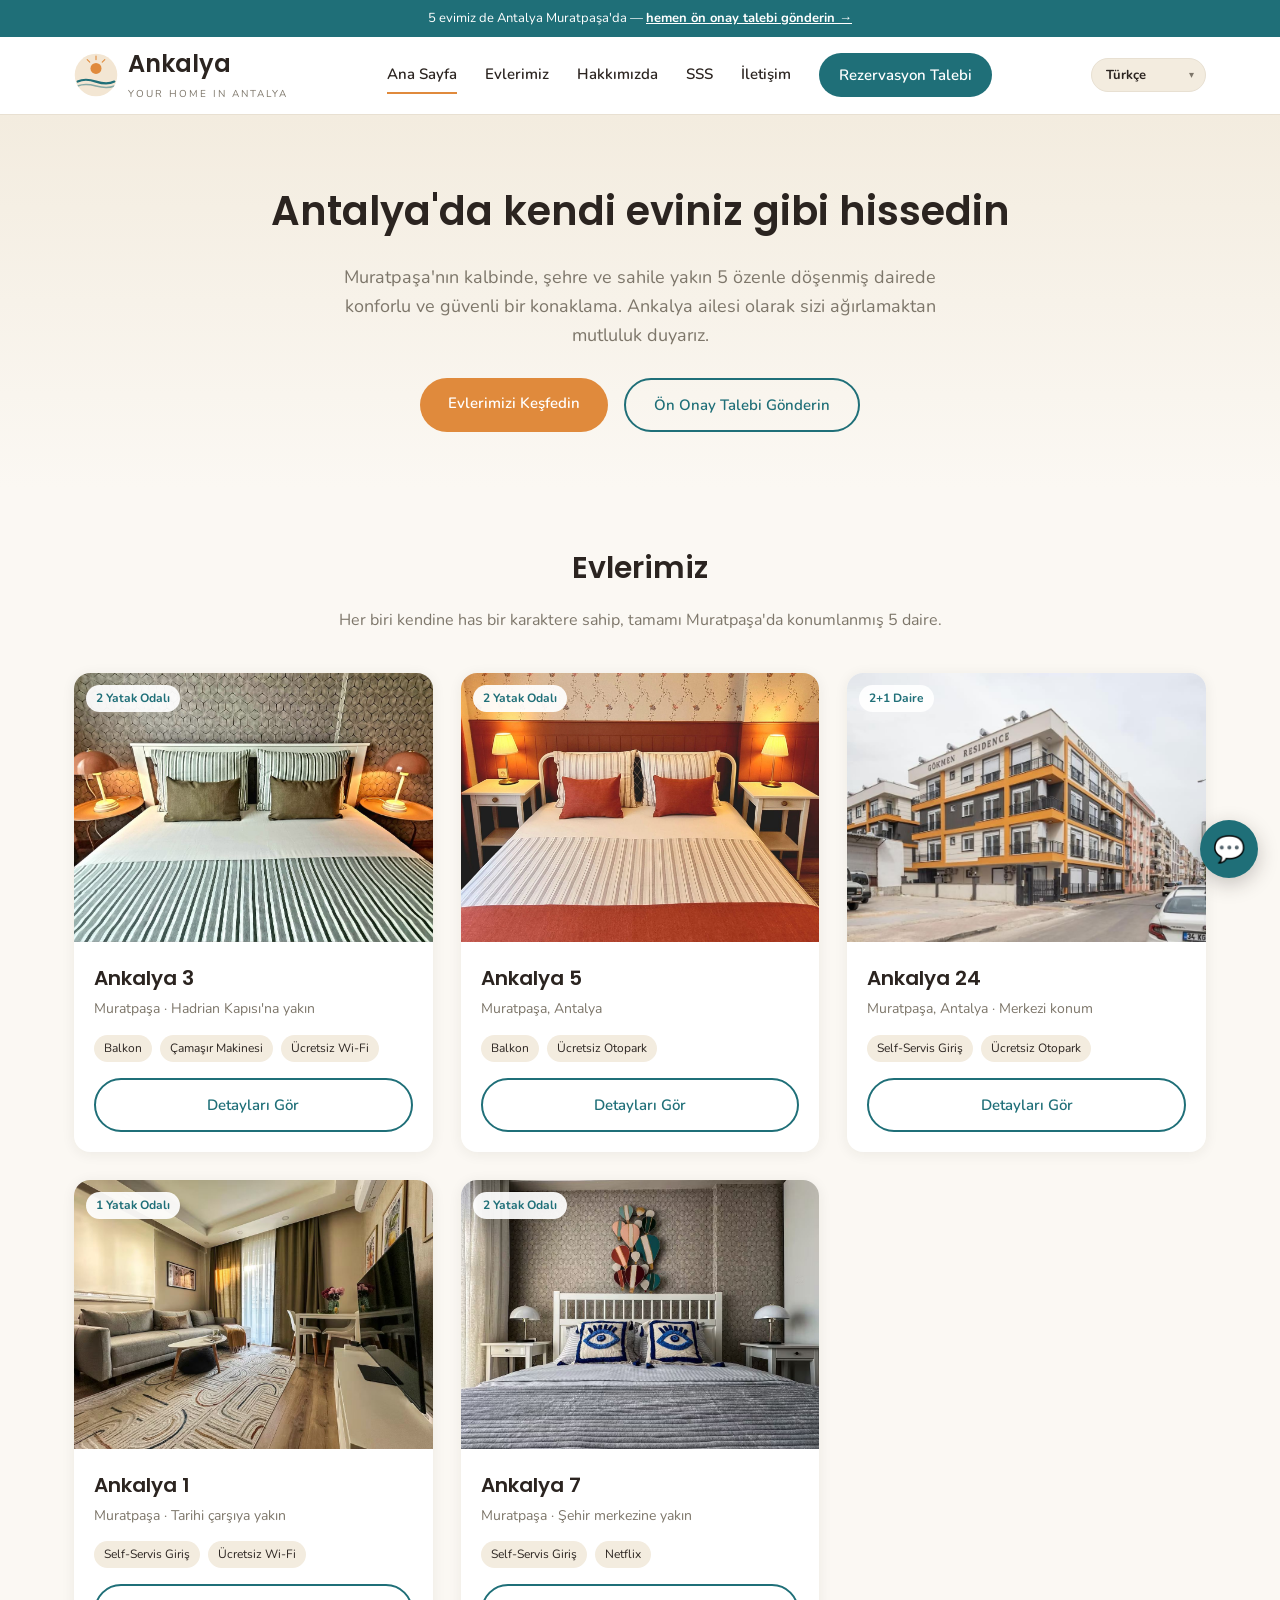
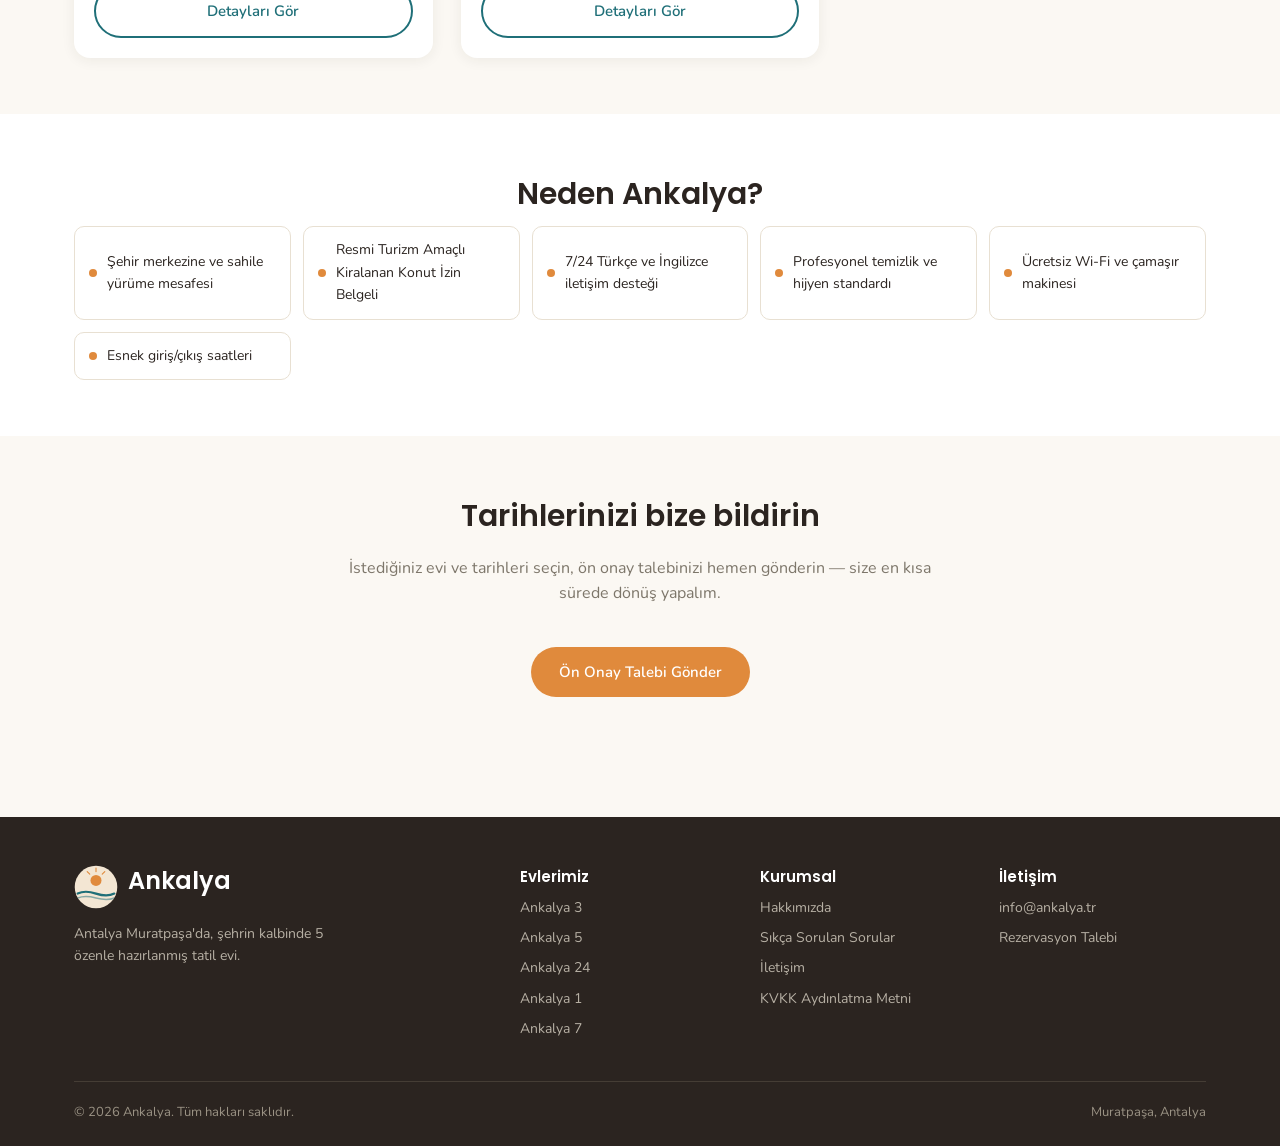
<file: index.html>
<!DOCTYPE html>
<html lang="tr">
<head>
<meta charset="UTF-8">
<meta name="viewport" content="width=device-width, initial-scale=1.0">
<title>Ankalya | Antalya'da Size Özel Tatil Evleri</title>
<meta name="description" content="Antalya Muratpaşa'da, şehir merkezine yürüme mesafesinde 5 özenle hazırlanmış tatil evi. Canlı müsaitlik ve ön onaylı rezervasyon.">
<link rel="icon" href="assets/img/logo-mark.svg" type="image/svg+xml">
<link rel="preconnect" href="https://fonts.googleapis.com">
<link href="https://fonts.googleapis.com/css2?family=Poppins:wght@500;600;700&family=Nunito:wght@400;600;700&display=swap" rel="stylesheet">
<link rel="stylesheet" href="assets/css/style.css">
</head>
<body>

<header class="site-header">
  <div class="promo-bar"><span data-i18n="promo_bar">5 evimiz de Antalya Muratpaşa'da — </span> <a href="rezervasyon.html"><span data-i18n="promo_cta">hemen ön onay talebi gönderin →</span></a></div>
  <div class="nav-row">
    <a href="index.html" class="brand">
      <img src="assets/img/logo-mark.svg" class="brand-mark" alt="Ankalya logosu">
      <div class="brand-text">
        <span class="logo-word">Ankalya</span>
        <span class="tagline">YOUR HOME IN ANTALYA</span>
      </div>
    </a>
    <nav class="nav-links">
      <a href="index.html" class="active" data-i18n="nav_home">Ana Sayfa</a>
      <a href="evlerimiz.html" data-i18n="nav_apartments">Evlerimiz</a>
      <a href="hakkimizda.html" data-i18n="nav_about">Hakkımızda</a>
      <a href="sss.html" data-i18n="nav_faq">SSS</a>
      <a href="iletisim.html" data-i18n="nav_contact">İletişim</a>
      <a href="rezervasyon.html" class="nav-cta" data-i18n="nav_book">Rezervasyon Talebi</a>
    </nav>
    <div class="lang-switch"><select id="lang-select" aria-label="Dil / Language"></select></div>
    <button class="nav-toggle" aria-label="Menü">☰</button>
  </div>
</header>

<section class="hero">
  <div class="container">
    <h1 data-i18n="hero_title">Antalya'da kendi eviniz gibi hissedin</h1>
    <p class="lead" data-i18n="hero_lead">Muratpaşa'nın kalbinde, şehre ve sahile yakın 5 özenle döşenmiş dairede konforlu ve güvenli bir konaklama. Ankalya ailesi olarak sizi ağırlamaktan mutluluk duyarız.</p>
    <div class="hero-ctas">
      <a href="evlerimiz.html" class="btn btn-primary" data-i18n="hero_btn_explore">Evlerimizi Keşfedin</a>
      <a href="rezervasyon.html" class="btn btn-outline" data-i18n="hero_btn_request">Ön Onay Talebi Gönderin</a>
    </div>
  </div>
</section>

<section class="section">
  <div class="container">
    <h2 class="section-title" data-i18n="home_apartments_title">Evlerimiz</h2>
    <p class="section-sub" data-i18n="home_apartments_sub">Her biri kendine has bir karaktere sahip, tamamı Muratpaşa'da konumlanmış 5 daire.</p>
    <div class="apt-grid">

      <div class="apt-card">
        <a href="evler/ankalya-3.html">
          <div class="img-wrap">
            <img src="assets/img/anka3/anka3-kapak.jpg" alt="Ankalya 3">
            <span class="badge">2 Yatak Odalı</span>
          </div>
        </a>
        <div class="body">
          <h3><a href="evler/ankalya-3.html">Ankalya 3</a></h3>
          <div class="meta">Muratpaşa · Hadrian Kapısı'na yakın</div>
          <div class="tags"><span class="tag">Balkon</span><span class="tag">Çamaşır Makinesi</span><span class="tag">Ücretsiz Wi-Fi</span></div>
          <a href="evler/ankalya-3.html" class="btn btn-outline" style="width:100%;text-align:center;" data-i18n="btn_view_details">Detayları Gör</a>
        </div>
      </div>

      <div class="apt-card">
        <a href="evler/ankalya-5.html">
          <div class="img-wrap">
            <img src="assets/img/anka5/anka5-kapak.jpg" alt="Ankalya 5">
            <span class="badge">2 Yatak Odalı</span>
          </div>
        </a>
        <div class="body">
          <h3><a href="evler/ankalya-5.html">Ankalya 5</a></h3>
          <div class="meta">Muratpaşa, Antalya</div>
          <div class="tags"><span class="tag">Balkon</span><span class="tag">Ücretsiz Otopark</span></div>
          <a href="evler/ankalya-5.html" class="btn btn-outline" style="width:100%;text-align:center;" data-i18n="btn_view_details">Detayları Gör</a>
        </div>
      </div>

      <div class="apt-card">
        <a href="evler/ankalya-24.html">
          <div class="img-wrap">
            <img src="assets/img/anka24/anka24-bina1.jpg" alt="Ankalya 24">
            <span class="badge">2+1 Daire</span>
          </div>
        </a>
        <div class="body">
          <h3><a href="evler/ankalya-24.html">Ankalya 24</a></h3>
          <div class="meta">Muratpaşa, Antalya · Merkezi konum</div>
          <div class="tags"><span class="tag">Self-Servis Giriş</span><span class="tag">Ücretsiz Otopark</span></div>
          <a href="evler/ankalya-24.html" class="btn btn-outline" style="width:100%;text-align:center;" data-i18n="btn_view_details">Detayları Gör</a>
        </div>
      </div>

      <div class="apt-card">
        <a href="evler/ankalya-1.html">
          <div class="img-wrap">
            <img src="assets/img/anka1/anka1-kapak.jpg" alt="Ankalya 1">
            <span class="badge">1 Yatak Odalı</span>
          </div>
        </a>
        <div class="body">
          <h3><a href="evler/ankalya-1.html">Ankalya 1</a></h3>
          <div class="meta">Muratpaşa · Tarihi çarşıya yakın</div>
          <div class="tags"><span class="tag">Self-Servis Giriş</span><span class="tag">Ücretsiz Wi-Fi</span></div>
          <a href="evler/ankalya-1.html" class="btn btn-outline" style="width:100%;text-align:center;" data-i18n="btn_view_details">Detayları Gör</a>
        </div>
      </div>

      <div class="apt-card">
        <a href="evler/ankalya-7.html">
          <div class="img-wrap">
            <img src="assets/img/anka7/anka7-kapak.jpg" alt="Ankalya 7">
            <span class="badge">2 Yatak Odalı</span>
          </div>
        </a>
        <div class="body">
          <h3><a href="evler/ankalya-7.html">Ankalya 7</a></h3>
          <div class="meta">Muratpaşa · Şehir merkezine yakın</div>
          <div class="tags"><span class="tag">Self-Servis Giriş</span><span class="tag">Netflix</span></div>
          <a href="evler/ankalya-7.html" class="btn btn-outline" style="width:100%;text-align:center;" data-i18n="btn_view_details">Detayları Gör</a>
        </div>
      </div>

    </div>
  </div>
</section>

<section class="section" style="background:var(--white);">
  <div class="container">
    <h2 class="section-title" data-i18n="why_title">Neden Ankalya?</h2>
    <div class="amenity-grid">
      <div class="amenity-item"><span class="dot"></span> <span data-i18n="why_1">Şehir merkezine ve sahile yürüme mesafesi</span></div>
      <div class="amenity-item"><span class="dot"></span> <span data-i18n="why_2">Resmi Turizm Amaçlı Kiralanan Konut İzin Belgeli</span></div>
      <div class="amenity-item"><span class="dot"></span> <span data-i18n="why_3">7/24 Türkçe ve İngilizce iletişim desteği</span></div>
      <div class="amenity-item"><span class="dot"></span> <span data-i18n="why_4">Profesyonel temizlik ve hijyen standardı</span></div>
      <div class="amenity-item"><span class="dot"></span> <span data-i18n="why_5">Ücretsiz Wi-Fi ve çamaşır makinesi</span></div>
      <div class="amenity-item"><span class="dot"></span> <span data-i18n="why_6">Esnek giriş/çıkış saatleri</span></div>
    </div>
  </div>
</section>

<section class="section">
  <div class="container" style="text-align:center;">
    <h2 class="section-title" data-i18n="home_cta_title">Tarihlerinizi bize bildirin</h2>
    <p class="section-sub" data-i18n="home_cta_sub">İstediğiniz evi ve tarihleri seçin, ön onay talebinizi hemen gönderin — size en kısa sürede dönüş yapalım.</p>
    <a href="rezervasyon.html" class="btn btn-primary">Ön Onay Talebi Gönder</a>
  </div>
</section>

<footer class="site-footer">
  <div class="container">
    <div class="footer-grid">
      <div>
        <div class="brand" style="margin-bottom:14px;">
          <img src="assets/img/logo-mark.svg" class="brand-mark" alt="Ankalya logosu">
          <div class="brand-text"><span class="logo-word" style="color:#fff;">Ankalya</span></div>
        </div>
        <p style="color:#b7b0a4;font-size:14px;max-width:280px;" data-i18n="footer_desc">Antalya Muratpaşa'da, şehrin kalbinde 5 özenle hazırlanmış tatil evi.</p>
      </div>
      <div>
        <h4 data-i18n="footer_apartments">Evlerimiz</h4>
        <a href="evler/ankalya-3.html">Ankalya 3</a>
        <a href="evler/ankalya-5.html">Ankalya 5</a>
        <a href="evler/ankalya-24.html">Ankalya 24</a>
        <a href="evler/ankalya-1.html">Ankalya 1</a>
        <a href="evler/ankalya-7.html">Ankalya 7</a>
      </div>
      <div>
        <h4 data-i18n="footer_corporate">Kurumsal</h4>
        <a href="hakkimizda.html" data-i18n="nav_about">Hakkımızda</a>
        <a href="sss.html">Sıkça Sorulan Sorular</a>
        <a href="iletisim.html" data-i18n="nav_contact">İletişim</a>
        <a href="gizlilik.html">KVKK Aydınlatma Metni</a>
      </div>
      <div>
        <h4 data-i18n="footer_contact">İletişim</h4>
        <a href="mailto:info@ankalya.tr">info@ankalya.tr</a>
        <a href="rezervasyon.html" data-i18n="nav_book">Rezervasyon Talebi</a>
      </div>
    </div>
    <div class="footer-bottom">
      <span data-i18n="footer_copyright">&copy; 2026 Ankalya. Tüm hakları saklıdır.</span>
      <span>Muratpaşa, Antalya</span>
    </div>
  </div>
</footer>

<script src="assets/js/i18n.js"></script>
<script src="assets/js/main.js"></script>
</body>
</html>
</file>
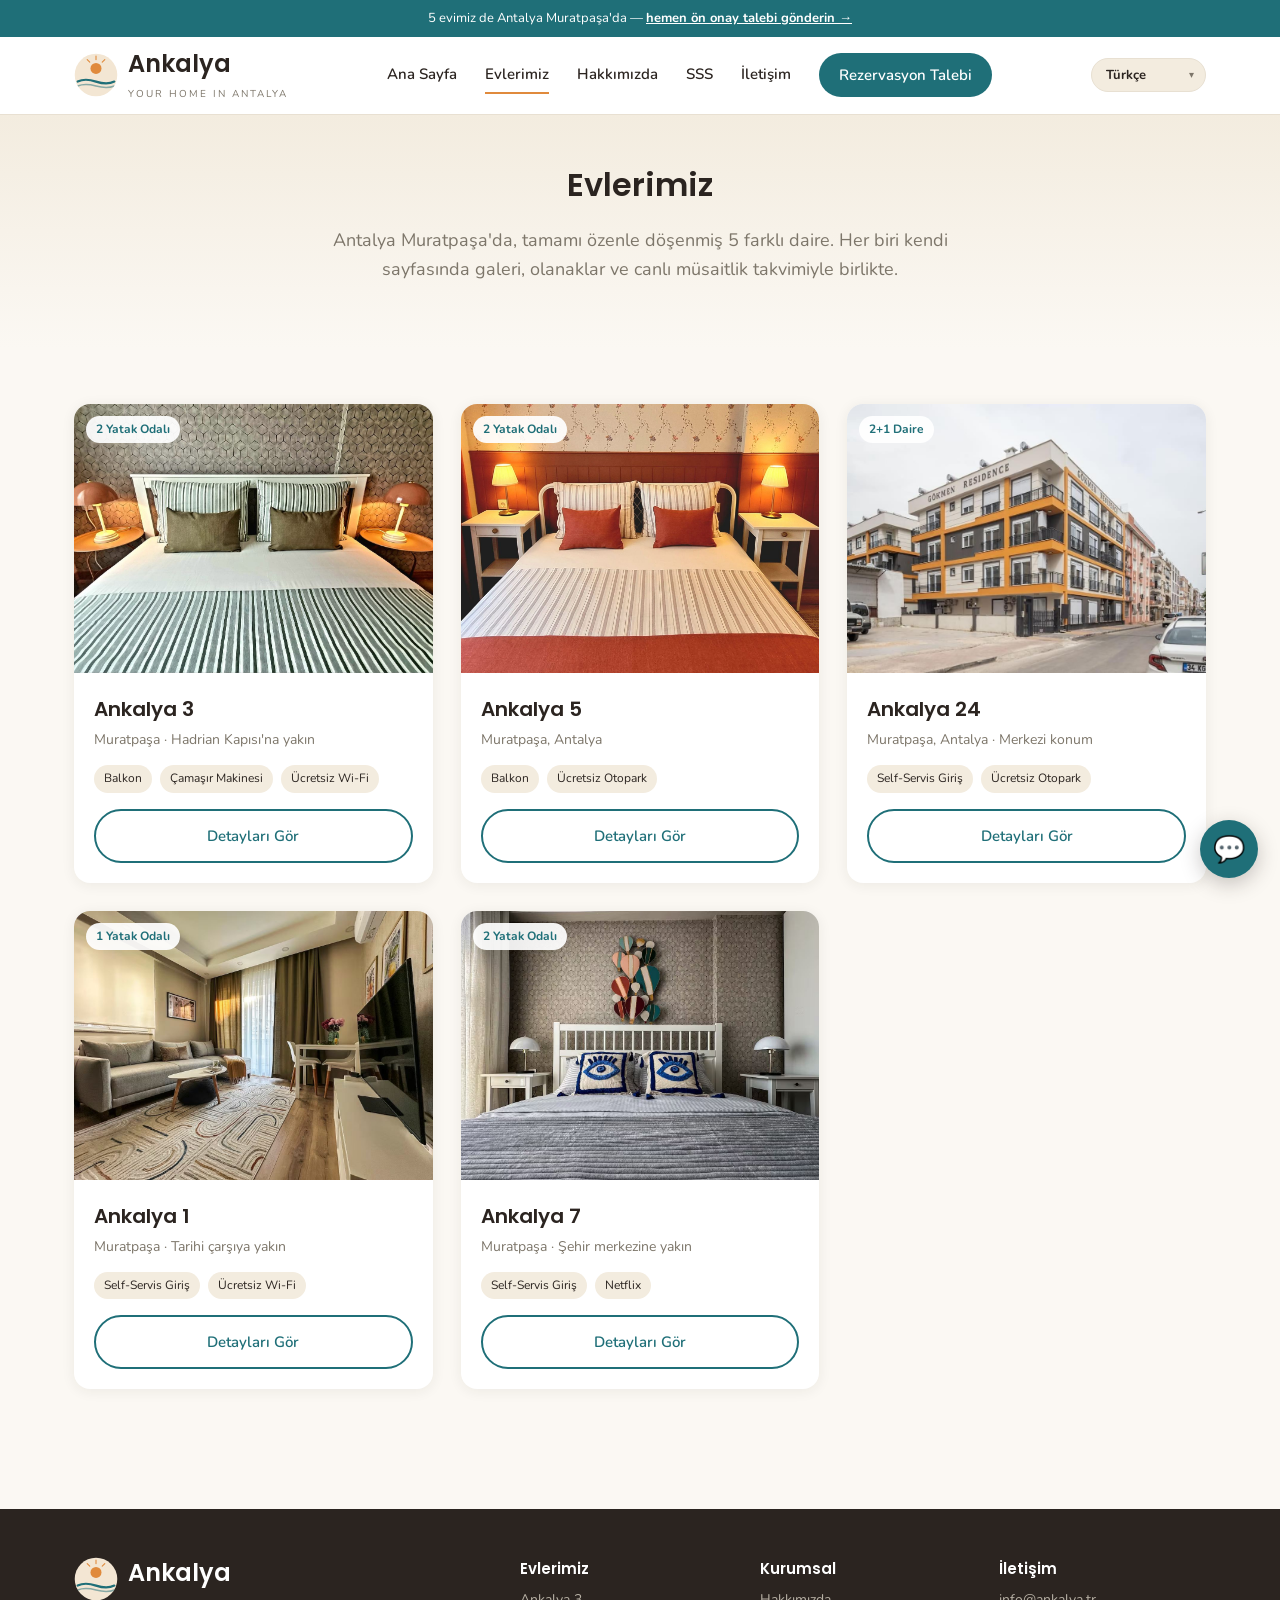
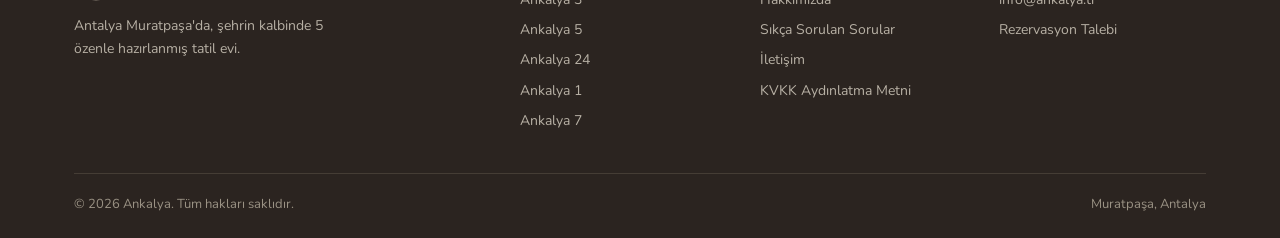
<file: evlerimiz.html>
<!DOCTYPE html>
<html lang="tr">
<head>
<meta charset="UTF-8">
<meta name="viewport" content="width=device-width, initial-scale=1.0">
<title>Evlerimiz | Ankalya</title>
<meta name="description" content="Antalya Muratpaşa'da Ankalya'ya ait 5 tatil evi: Ankalya 1, 3, 5, 7 ve 24.">
<link rel="icon" href="assets/img/logo-mark.svg" type="image/svg+xml">
<link rel="preconnect" href="https://fonts.googleapis.com">
<link href="https://fonts.googleapis.com/css2?family=Poppins:wght@500;600;700&family=Nunito:wght@400;600;700&display=swap" rel="stylesheet">
<link rel="stylesheet" href="assets/css/style.css">
</head>
<body>

<header class="site-header">
  <div class="promo-bar"><span data-i18n="promo_bar">5 evimiz de Antalya Muratpaşa'da — </span> <a href="rezervasyon.html"><span data-i18n="promo_cta">hemen ön onay talebi gönderin →</span></a></div>
  <div class="nav-row">
    <a href="index.html" class="brand">
      <img src="assets/img/logo-mark.svg" class="brand-mark" alt="Ankalya logosu">
      <div class="brand-text">
        <span class="logo-word">Ankalya</span>
        <span class="tagline">YOUR HOME IN ANTALYA</span>
      </div>
    </a>
    <nav class="nav-links">
      <a href="index.html" data-i18n="nav_home">Ana Sayfa</a>
      <a href="evlerimiz.html" class="active" data-i18n="nav_apartments">Evlerimiz</a>
      <a href="hakkimizda.html" data-i18n="nav_about">Hakkımızda</a>
      <a href="sss.html" data-i18n="nav_faq">SSS</a>
      <a href="iletisim.html" data-i18n="nav_contact">İletişim</a>
      <a href="rezervasyon.html" class="nav-cta" data-i18n="nav_book">Rezervasyon Talebi</a>
    </nav>
    <div class="lang-switch"><select id="lang-select" aria-label="Dil / Language"></select></div>
    <button class="nav-toggle" aria-label="Menü">☰</button>
  </div>
</header>

<section class="hero" style="padding:44px 0 36px;">
  <div class="container">
    <h1 style="font-size:32px;">Evlerimiz</h1>
    <p class="lead">Antalya Muratpaşa'da, tamamı özenle döşenmiş 5 farklı daire. Her biri kendi sayfasında galeri, olanaklar ve canlı müsaitlik takvimiyle birlikte.</p>
  </div>
</section>

<section class="section">
  <div class="container">
    <div class="apt-grid">

      <div class="apt-card">
        <a href="evler/ankalya-3.html">
          <div class="img-wrap">
            <img src="assets/img/anka3/anka3-kapak.jpg" alt="Ankalya 3">
            <span class="badge">2 Yatak Odalı</span>
          </div>
        </a>
        <div class="body">
          <h3><a href="evler/ankalya-3.html">Ankalya 3</a></h3>
          <div class="meta">Muratpaşa · Hadrian Kapısı'na yakın</div>
          <div class="tags"><span class="tag">Balkon</span><span class="tag">Çamaşır Makinesi</span><span class="tag">Ücretsiz Wi-Fi</span></div>
          <a href="evler/ankalya-3.html" class="btn btn-outline" style="width:100%;text-align:center;" data-i18n="btn_view_details">Detayları Gör</a>
        </div>
      </div>

      <div class="apt-card">
        <a href="evler/ankalya-5.html"><div class="img-wrap"><img src="assets/img/anka5/anka5-kapak.jpg" alt="Ankalya 5"><span class="badge">2 Yatak Odalı</span></div></a>
        <div class="body">
          <h3><a href="evler/ankalya-5.html">Ankalya 5</a></h3>
          <div class="meta">Muratpaşa, Antalya</div>
          <div class="tags"><span class="tag">Balkon</span><span class="tag">Ücretsiz Otopark</span></div>
          <a href="evler/ankalya-5.html" class="btn btn-outline" style="width:100%;text-align:center;" data-i18n="btn_view_details">Detayları Gör</a>
        </div>
      </div>

      <div class="apt-card">
        <a href="evler/ankalya-24.html"><div class="img-wrap"><img src="assets/img/anka24/anka24-bina1.jpg" alt="Ankalya 24"><span class="badge">2+1 Daire</span></div></a>
        <div class="body">
          <h3><a href="evler/ankalya-24.html">Ankalya 24</a></h3>
          <div class="meta">Muratpaşa, Antalya · Merkezi konum</div>
          <div class="tags"><span class="tag">Self-Servis Giriş</span><span class="tag">Ücretsiz Otopark</span></div>
          <a href="evler/ankalya-24.html" class="btn btn-outline" style="width:100%;text-align:center;" data-i18n="btn_view_details">Detayları Gör</a>
        </div>
      </div>

      <div class="apt-card">
        <a href="evler/ankalya-1.html"><div class="img-wrap"><img src="assets/img/anka1/anka1-kapak.jpg" alt="Ankalya 1"><span class="badge">1 Yatak Odalı</span></div></a>
        <div class="body">
          <h3><a href="evler/ankalya-1.html">Ankalya 1</a></h3>
          <div class="meta">Muratpaşa · Tarihi çarşıya yakın</div>
          <div class="tags"><span class="tag">Self-Servis Giriş</span><span class="tag">Ücretsiz Wi-Fi</span></div>
          <a href="evler/ankalya-1.html" class="btn btn-outline" style="width:100%;text-align:center;" data-i18n="btn_view_details">Detayları Gör</a>
        </div>
      </div>

      <div class="apt-card">
        <a href="evler/ankalya-7.html"><div class="img-wrap"><img src="assets/img/anka7/anka7-kapak.jpg" alt="Ankalya 7"><span class="badge">2 Yatak Odalı</span></div></a>
        <div class="body">
          <h3><a href="evler/ankalya-7.html">Ankalya 7</a></h3>
          <div class="meta">Muratpaşa · Şehir merkezine yakın</div>
          <div class="tags"><span class="tag">Self-Servis Giriş</span><span class="tag">Netflix</span></div>
          <a href="evler/ankalya-7.html" class="btn btn-outline" style="width:100%;text-align:center;" data-i18n="btn_view_details">Detayları Gör</a>
        </div>
      </div>

    </div>
  </div>
</section>

<footer class="site-footer">
  <div class="container">
    <div class="footer-grid">
      <div>
        <div class="brand" style="margin-bottom:14px;">
          <img src="assets/img/logo-mark.svg" class="brand-mark" alt="Ankalya logosu">
          <div class="brand-text"><span class="logo-word" style="color:#fff;">Ankalya</span></div>
        </div>
        <p style="color:#b7b0a4;font-size:14px;max-width:280px;" data-i18n="footer_desc">Antalya Muratpaşa'da, şehrin kalbinde 5 özenle hazırlanmış tatil evi.</p>
      </div>
      <div>
        <h4 data-i18n="footer_apartments">Evlerimiz</h4>
        <a href="evler/ankalya-3.html">Ankalya 3</a>
        <a href="evler/ankalya-5.html">Ankalya 5</a>
        <a href="evler/ankalya-24.html">Ankalya 24</a>
        <a href="evler/ankalya-1.html">Ankalya 1</a>
        <a href="evler/ankalya-7.html">Ankalya 7</a>
      </div>
      <div>
        <h4 data-i18n="footer_corporate">Kurumsal</h4>
        <a href="hakkimizda.html" data-i18n="nav_about">Hakkımızda</a>
        <a href="sss.html">Sıkça Sorulan Sorular</a>
        <a href="iletisim.html" data-i18n="nav_contact">İletişim</a>
        <a href="gizlilik.html">KVKK Aydınlatma Metni</a>
      </div>
      <div>
        <h4 data-i18n="footer_contact">İletişim</h4>
        <a href="mailto:info@ankalya.tr">info@ankalya.tr</a>
        <a href="rezervasyon.html" data-i18n="nav_book">Rezervasyon Talebi</a>
      </div>
    </div>
    <div class="footer-bottom">
      <span data-i18n="footer_copyright">&copy; 2026 Ankalya. Tüm hakları saklıdır.</span>
      <span>Muratpaşa, Antalya</span>
    </div>
  </div>
</footer>

<script src="assets/js/i18n.js"></script>
<script src="assets/js/main.js"></script>
</body>
</html>
</file>
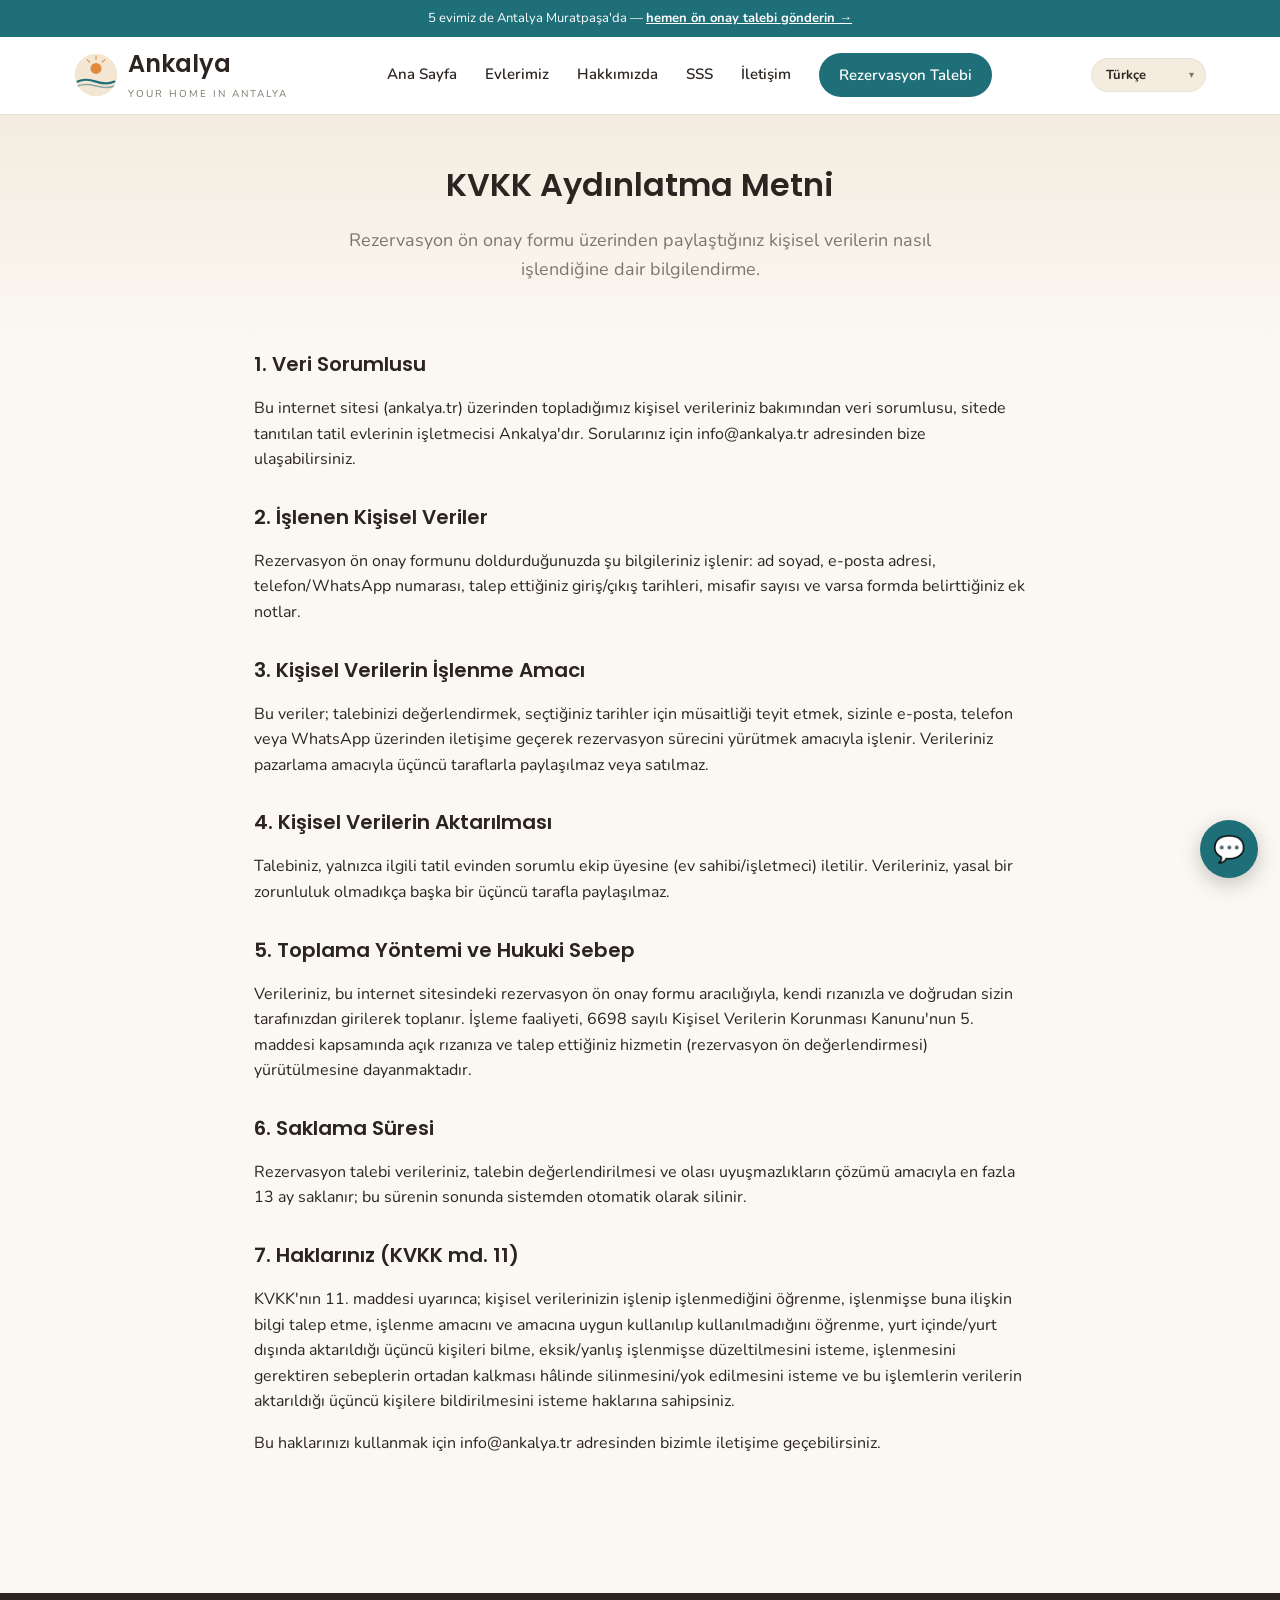
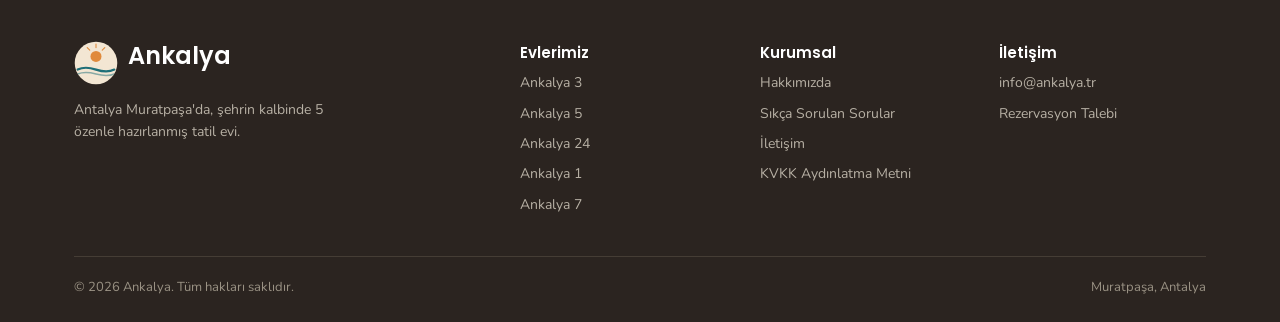
<file: gizlilik.html>
<!DOCTYPE html>
<html lang="tr">
<head>
<meta charset="UTF-8">
<meta name="viewport" content="width=device-width, initial-scale=1.0">
<title>KVKK Aydınlatma Metni | Ankalya</title>
<meta name="description" content="Ankalya rezervasyon ön onay formu için Kişisel Verilerin Korunması Kanunu (KVKK) aydınlatma metni.">
<link rel="icon" href="assets/img/logo-mark.svg" type="image/svg+xml">
<link rel="preconnect" href="https://fonts.googleapis.com">
<link href="https://fonts.googleapis.com/css2?family=Poppins:wght@500;600;700&family=Nunito:wght@400;600;700&display=swap" rel="stylesheet">
<link rel="stylesheet" href="assets/css/style.css">
</head>
<body>

<header class="site-header">
  <div class="promo-bar"><span data-i18n="promo_bar">5 evimiz de Antalya Muratpaşa'da — </span> <a href="rezervasyon.html"><span data-i18n="promo_cta">hemen ön onay talebi gönderin →</span></a></div>
  <div class="nav-row">
    <a href="index.html" class="brand">
      <img src="assets/img/logo-mark.svg" class="brand-mark" alt="Ankalya logosu">
      <div class="brand-text">
        <span class="logo-word">Ankalya</span>
        <span class="tagline">YOUR HOME IN ANTALYA</span>
      </div>
    </a>
    <nav class="nav-links">
      <a href="index.html" data-i18n="nav_home">Ana Sayfa</a>
      <a href="evlerimiz.html" data-i18n="nav_apartments">Evlerimiz</a>
      <a href="hakkimizda.html" data-i18n="nav_about">Hakkımızda</a>
      <a href="sss.html" data-i18n="nav_faq">SSS</a>
      <a href="iletisim.html" data-i18n="nav_contact">İletişim</a>
      <a href="rezervasyon.html" class="nav-cta" data-i18n="nav_book">Rezervasyon Talebi</a>
    </nav>
    <div class="lang-switch"><select id="lang-select" aria-label="Dil / Language"></select></div>
    <button class="nav-toggle" aria-label="Menü">☰</button>
  </div>
</header>

<section class="hero" style="padding:44px 0 36px;">
  <div class="container">
    <h1 style="font-size:32px;" data-i18n="priv_h1">KVKK Aydınlatma Metni</h1>
    <p class="lead" data-i18n="priv_lead">Rezervasyon ön onay formu üzerinden paylaştığınız kişisel verilerin nasıl işlendiğine dair bilgilendirme.</p>
  </div>
</section>

<section class="section" style="padding-top:0;">
  <div class="container" style="max-width:820px;">

    <h2 style="font-size:20px;" data-i18n="priv_s1_h">1. Veri Sorumlusu</h2>
    <p data-i18n-html="priv_s1_p">Bu internet sitesi (ankalya.tr) üzerinden topladığımız kişisel verileriniz bakımından veri sorumlusu, sitede tanıtılan tatil evlerinin işletmecisi Ankalya'dır. Sorularınız için info@ankalya.tr adresinden bize ulaşabilirsiniz.</p>

    <h2 style="font-size:20px;margin-top:28px;" data-i18n="priv_s2_h">2. İşlenen Kişisel Veriler</h2>
    <p data-i18n="priv_s2_p">Rezervasyon ön onay formunu doldurduğunuzda şu bilgileriniz işlenir: ad soyad, e-posta adresi, telefon/WhatsApp numarası, talep ettiğiniz giriş/çıkış tarihleri, misafir sayısı ve varsa formda belirttiğiniz ek notlar.</p>

    <h2 style="font-size:20px;margin-top:28px;" data-i18n="priv_s3_h">3. Kişisel Verilerin İşlenme Amacı</h2>
    <p data-i18n="priv_s3_p">Bu veriler; talebinizi değerlendirmek, seçtiğiniz tarihler için müsaitliği teyit etmek, sizinle e-posta, telefon veya WhatsApp üzerinden iletişime geçerek rezervasyon sürecini yürütmek amacıyla işlenir. Verileriniz pazarlama amacıyla üçüncü taraflarla paylaşılmaz veya satılmaz.</p>

    <h2 style="font-size:20px;margin-top:28px;" data-i18n="priv_s4_h">4. Kişisel Verilerin Aktarılması</h2>
    <p data-i18n="priv_s4_p">Talebiniz, yalnızca ilgili tatil evinden sorumlu ekip üyesine (ev sahibi/işletmeci) iletilir. Verileriniz, yasal bir zorunluluk olmadıkça başka bir üçüncü tarafla paylaşılmaz.</p>

    <h2 style="font-size:20px;margin-top:28px;" data-i18n="priv_s5_h">5. Toplama Yöntemi ve Hukuki Sebep</h2>
    <p data-i18n="priv_s5_p">Verileriniz, bu internet sitesindeki rezervasyon ön onay formu aracılığıyla, kendi rızanızla ve doğrudan sizin tarafınızdan girilerek toplanır. İşleme faaliyeti, 6698 sayılı Kişisel Verilerin Korunması Kanunu'nun 5. maddesi kapsamında açık rızanıza ve talep ettiğiniz hizmetin (rezervasyon ön değerlendirmesi) yürütülmesine dayanmaktadır.</p>

    <h2 style="font-size:20px;margin-top:28px;" data-i18n="priv_s6_h">6. Saklama Süresi</h2>
    <p data-i18n="priv_s6_p">Rezervasyon talebi verileriniz, talebin değerlendirilmesi ve olası uyuşmazlıkların çözümü amacıyla en fazla 13 ay saklanır; bu sürenin sonunda sistemden otomatik olarak silinir.</p>

    <h2 style="font-size:20px;margin-top:28px;" data-i18n="priv_s7_h">7. Haklarınız (KVKK md. 11)</h2>
    <p data-i18n="priv_s7_p1">KVKK'nın 11. maddesi uyarınca; kişisel verilerinizin işlenip işlenmediğini öğrenme, işlenmişse buna ilişkin bilgi talep etme, işlenme amacını ve amacına uygun kullanılıp kullanılmadığını öğrenme, yurt içinde/yurt dışında aktarıldığı üçüncü kişileri bilme, eksik/yanlış işlenmişse düzeltilmesini isteme, işlenmesini gerektiren sebeplerin ortadan kalkması hâlinde silinmesini/yok edilmesini isteme ve bu işlemlerin verilerin aktarıldığı üçüncü kişilere bildirilmesini isteme haklarına sahipsiniz.</p>
    <p data-i18n-html="priv_s7_p2">Bu haklarınızı kullanmak için info@ankalya.tr adresinden bizimle iletişime geçebilirsiniz.</p>

  </div>
</section>

<footer class="site-footer">
  <div class="container">
    <div class="footer-grid">
      <div>
        <div class="brand" style="margin-bottom:14px;">
          <img src="assets/img/logo-mark.svg" class="brand-mark" alt="Ankalya logosu">
          <div class="brand-text"><span class="logo-word" style="color:#fff;">Ankalya</span></div>
        </div>
        <p style="color:#b7b0a4;font-size:14px;max-width:280px;" data-i18n="footer_desc">Antalya Muratpaşa'da, şehrin kalbinde 5 özenle hazırlanmış tatil evi.</p>
      </div>
      <div>
        <h4 data-i18n="footer_apartments">Evlerimiz</h4>
        <a href="evler/ankalya-3.html">Ankalya 3</a>
        <a href="evler/ankalya-5.html">Ankalya 5</a>
        <a href="evler/ankalya-24.html">Ankalya 24</a>
        <a href="evler/ankalya-1.html">Ankalya 1</a>
        <a href="evler/ankalya-7.html">Ankalya 7</a>
      </div>
      <div>
        <h4 data-i18n="footer_corporate">Kurumsal</h4>
        <a href="hakkimizda.html" data-i18n="nav_about">Hakkımızda</a>
        <a href="sss.html">Sıkça Sorulan Sorular</a>
        <a href="iletisim.html" data-i18n="nav_contact">İletişim</a>
        <a href="gizlilik.html">KVKK Aydınlatma Metni</a>
      </div>
      <div>
        <h4 data-i18n="footer_contact">İletişim</h4>
        <a href="mailto:info@ankalya.tr">info@ankalya.tr</a>
        <a href="rezervasyon.html" data-i18n="nav_book">Rezervasyon Talebi</a>
      </div>
    </div>
    <div class="footer-bottom">
      <span data-i18n="footer_copyright">&copy; 2026 Ankalya. Tüm hakları saklıdır.</span>
      <span>Muratpaşa, Antalya</span>
    </div>
  </div>
</footer>

<script src="assets/js/i18n.js"></script>
<script src="assets/js/main.js"></script>
</body>
</html>
</file>
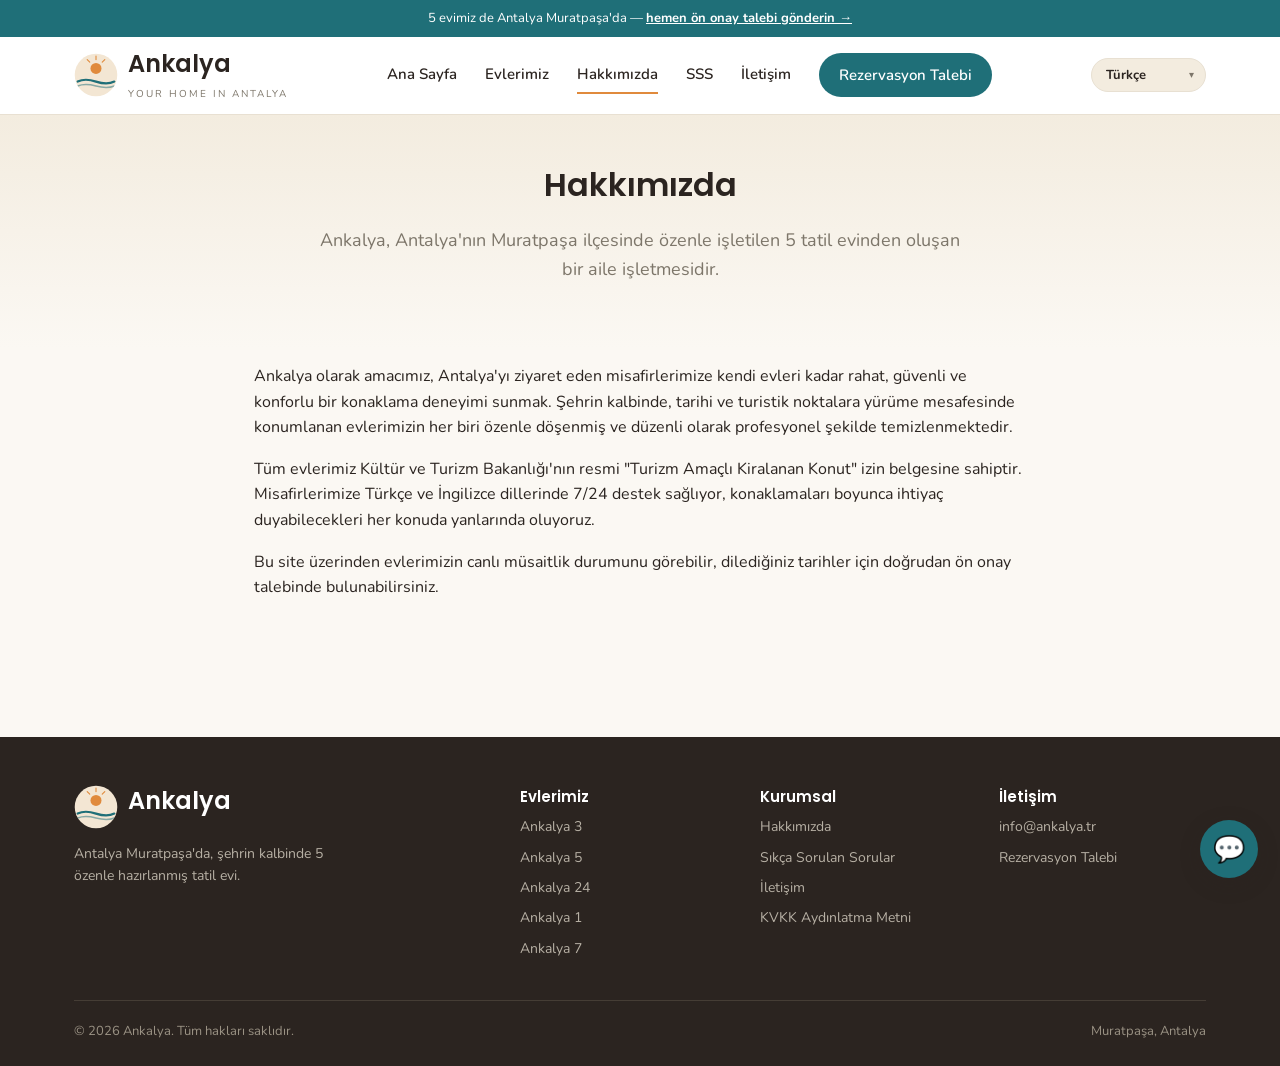
<file: hakkimizda.html>
<!DOCTYPE html>
<html lang="tr">
<head>
<meta charset="UTF-8">
<meta name="viewport" content="width=device-width, initial-scale=1.0">
<title>Hakkımızda | Ankalya</title>
<meta name="description" content="Ankalya, Antalya Muratpaşa'da özenle işletilen 5 tatil evinden oluşan bir aile işletmesidir.">
<link rel="icon" href="assets/img/logo-mark.svg" type="image/svg+xml">
<link rel="preconnect" href="https://fonts.googleapis.com">
<link href="https://fonts.googleapis.com/css2?family=Poppins:wght@500;600;700&family=Nunito:wght@400;600;700&display=swap" rel="stylesheet">
<link rel="stylesheet" href="assets/css/style.css">
</head>
<body>

<header class="site-header">
  <div class="promo-bar"><span data-i18n="promo_bar">5 evimiz de Antalya Muratpaşa'da — </span> <a href="rezervasyon.html"><span data-i18n="promo_cta">hemen ön onay talebi gönderin →</span></a></div>
  <div class="nav-row">
    <a href="index.html" class="brand">
      <img src="assets/img/logo-mark.svg" class="brand-mark" alt="Ankalya logosu">
      <div class="brand-text">
        <span class="logo-word">Ankalya</span>
        <span class="tagline">YOUR HOME IN ANTALYA</span>
      </div>
    </a>
    <nav class="nav-links">
      <a href="index.html" data-i18n="nav_home">Ana Sayfa</a>
      <a href="evlerimiz.html" data-i18n="nav_apartments">Evlerimiz</a>
      <a href="hakkimizda.html" class="active" data-i18n="nav_about">Hakkımızda</a>
      <a href="sss.html" data-i18n="nav_faq">SSS</a>
      <a href="iletisim.html" data-i18n="nav_contact">İletişim</a>
      <a href="rezervasyon.html" class="nav-cta" data-i18n="nav_book">Rezervasyon Talebi</a>
    </nav>
    <div class="lang-switch"><select id="lang-select" aria-label="Dil / Language"></select></div>
    <button class="nav-toggle" aria-label="Menü">☰</button>
  </div>
</header>

<section class="hero" style="padding:44px 0 36px;">
  <div class="container">
    <h1 style="font-size:32px;">Hakkımızda</h1>
    <p class="lead">Ankalya, Antalya'nın Muratpaşa ilçesinde özenle işletilen 5 tatil evinden oluşan bir aile işletmesidir.</p>
  </div>
</section>

<section class="section" style="padding-top:0;">
  <div class="container" style="max-width:820px;">
    <p>Ankalya olarak amacımız, Antalya'yı ziyaret eden misafirlerimize kendi evleri kadar rahat, güvenli ve konforlu bir konaklama deneyimi sunmak. Şehrin kalbinde, tarihi ve turistik noktalara yürüme mesafesinde konumlanan evlerimizin her biri özenle döşenmiş ve düzenli olarak profesyonel şekilde temizlenmektedir.</p>
    <p>Tüm evlerimiz Kültür ve Turizm Bakanlığı'nın resmi "Turizm Amaçlı Kiralanan Konut" izin belgesine sahiptir. Misafirlerimize Türkçe ve İngilizce dillerinde 7/24 destek sağlıyor, konaklamaları boyunca ihtiyaç duyabilecekleri her konuda yanlarında oluyoruz.</p>
    <p>Bu site üzerinden evlerimizin canlı müsaitlik durumunu görebilir, dilediğiniz tarihler için doğrudan ön onay talebinde bulunabilirsiniz.</p>
  </div>
</section>

<footer class="site-footer">
  <div class="container">
    <div class="footer-grid">
      <div>
        <div class="brand" style="margin-bottom:14px;">
          <img src="assets/img/logo-mark.svg" class="brand-mark" alt="Ankalya logosu">
          <div class="brand-text"><span class="logo-word" style="color:#fff;">Ankalya</span></div>
        </div>
        <p style="color:#b7b0a4;font-size:14px;max-width:280px;" data-i18n="footer_desc">Antalya Muratpaşa'da, şehrin kalbinde 5 özenle hazırlanmış tatil evi.</p>
      </div>
      <div>
        <h4 data-i18n="footer_apartments">Evlerimiz</h4>
        <a href="evler/ankalya-3.html">Ankalya 3</a>
        <a href="evler/ankalya-5.html">Ankalya 5</a>
        <a href="evler/ankalya-24.html">Ankalya 24</a>
        <a href="evler/ankalya-1.html">Ankalya 1</a>
        <a href="evler/ankalya-7.html">Ankalya 7</a>
      </div>
      <div>
        <h4 data-i18n="footer_corporate">Kurumsal</h4>
        <a href="hakkimizda.html" data-i18n="nav_about">Hakkımızda</a>
        <a href="sss.html">Sıkça Sorulan Sorular</a>
        <a href="iletisim.html" data-i18n="nav_contact">İletişim</a>
        <a href="gizlilik.html">KVKK Aydınlatma Metni</a>
      </div>
      <div>
        <h4 data-i18n="footer_contact">İletişim</h4>
        <a href="mailto:info@ankalya.tr">info@ankalya.tr</a>
        <a href="rezervasyon.html" data-i18n="nav_book">Rezervasyon Talebi</a>
      </div>
    </div>
    <div class="footer-bottom">
      <span data-i18n="footer_copyright">&copy; 2026 Ankalya. Tüm hakları saklıdır.</span>
      <span>Muratpaşa, Antalya</span>
    </div>
  </div>
</footer>

<script src="assets/js/i18n.js"></script>
<script src="assets/js/main.js"></script>
</body>
</html>
</file>
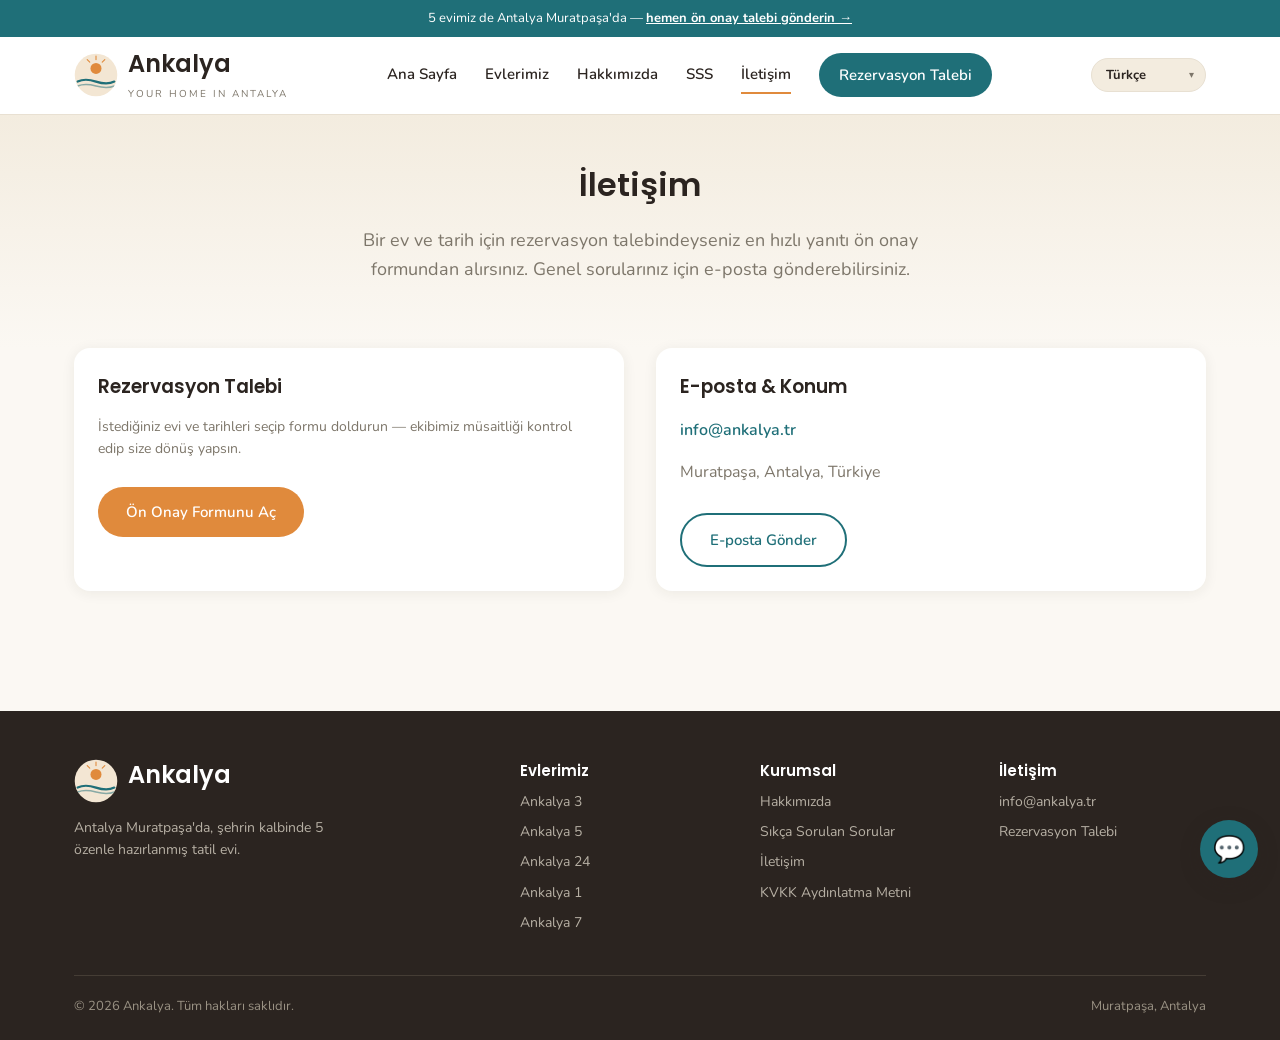
<file: iletisim.html>
<!DOCTYPE html>
<html lang="tr">
<head>
<meta charset="UTF-8">
<meta name="viewport" content="width=device-width, initial-scale=1.0">
<title>İletişim | Ankalya</title>
<meta name="description" content="Ankalya ekibiyle iletişime geçin — rezervasyon talebi ve e-posta.">
<link rel="icon" href="assets/img/logo-mark.svg" type="image/svg+xml">
<link rel="preconnect" href="https://fonts.googleapis.com">
<link href="https://fonts.googleapis.com/css2?family=Poppins:wght@500;600;700&family=Nunito:wght@400;600;700&display=swap" rel="stylesheet">
<link rel="stylesheet" href="assets/css/style.css">
</head>
<body>

<header class="site-header">
  <div class="promo-bar"><span data-i18n="promo_bar">5 evimiz de Antalya Muratpaşa'da — </span> <a href="rezervasyon.html"><span data-i18n="promo_cta">hemen ön onay talebi gönderin →</span></a></div>
  <div class="nav-row">
    <a href="index.html" class="brand">
      <img src="assets/img/logo-mark.svg" class="brand-mark" alt="Ankalya logosu">
      <div class="brand-text">
        <span class="logo-word">Ankalya</span>
        <span class="tagline">YOUR HOME IN ANTALYA</span>
      </div>
    </a>
    <nav class="nav-links">
      <a href="index.html" data-i18n="nav_home">Ana Sayfa</a>
      <a href="evlerimiz.html" data-i18n="nav_apartments">Evlerimiz</a>
      <a href="hakkimizda.html" data-i18n="nav_about">Hakkımızda</a>
      <a href="sss.html" data-i18n="nav_faq">SSS</a>
      <a href="iletisim.html" class="active" data-i18n="nav_contact">İletişim</a>
      <a href="rezervasyon.html" class="nav-cta" data-i18n="nav_book">Rezervasyon Talebi</a>
    </nav>
    <div class="lang-switch"><select id="lang-select" aria-label="Dil / Language"></select></div>
    <button class="nav-toggle" aria-label="Menü">☰</button>
  </div>
</header>

<section class="hero" style="padding:44px 0 36px;">
  <div class="container">
    <h1 style="font-size:32px;">İletişim</h1>
    <p class="lead">Bir ev ve tarih için rezervasyon talebindeyseniz en hızlı yanıtı ön onay formundan alırsınız. Genel sorularınız için e-posta gönderebilirsiniz.</p>
  </div>
</section>

<section class="section" style="padding-top:0;">
  <div class="container" style="display:grid;grid-template-columns:1fr 1fr;gap:32px;">
    <div class="avail-card">
      <h3>Rezervasyon Talebi</h3>
      <p style="color:var(--gray);font-size:14px;">İstediğiniz evi ve tarihleri seçip formu doldurun — ekibimiz müsaitliği kontrol edip size dönüş yapsın.</p>
      <a href="rezervasyon.html" class="btn btn-primary" style="margin-top:12px;">Ön Onay Formunu Aç</a>
    </div>
    <div class="avail-card">
      <h3>E-posta &amp; Konum</h3>
      <p><a href="mailto:info@ankalya.tr" style="color:var(--teal);font-weight:600;">info@ankalya.tr</a></p>
      <p style="color:var(--gray);margin-top:16px;">Muratpaşa, Antalya, Türkiye</p>
      <a href="mailto:info@ankalya.tr" class="btn btn-outline" style="margin-top:12px;">E-posta Gönder</a>
    </div>
  </div>
</section>

<footer class="site-footer">
  <div class="container">
    <div class="footer-grid">
      <div>
        <div class="brand" style="margin-bottom:14px;">
          <img src="assets/img/logo-mark.svg" class="brand-mark" alt="Ankalya logosu">
          <div class="brand-text"><span class="logo-word" style="color:#fff;">Ankalya</span></div>
        </div>
        <p style="color:#b7b0a4;font-size:14px;max-width:280px;" data-i18n="footer_desc">Antalya Muratpaşa'da, şehrin kalbinde 5 özenle hazırlanmış tatil evi.</p>
      </div>
      <div>
        <h4 data-i18n="footer_apartments">Evlerimiz</h4>
        <a href="evler/ankalya-3.html">Ankalya 3</a>
        <a href="evler/ankalya-5.html">Ankalya 5</a>
        <a href="evler/ankalya-24.html">Ankalya 24</a>
        <a href="evler/ankalya-1.html">Ankalya 1</a>
        <a href="evler/ankalya-7.html">Ankalya 7</a>
      </div>
      <div>
        <h4 data-i18n="footer_corporate">Kurumsal</h4>
        <a href="hakkimizda.html" data-i18n="nav_about">Hakkımızda</a>
        <a href="sss.html">Sıkça Sorulan Sorular</a>
        <a href="iletisim.html" data-i18n="nav_contact">İletişim</a>
        <a href="gizlilik.html">KVKK Aydınlatma Metni</a>
      </div>
      <div>
        <h4 data-i18n="footer_contact">İletişim</h4>
        <a href="mailto:info@ankalya.tr">info@ankalya.tr</a>
        <a href="rezervasyon.html" data-i18n="nav_book">Rezervasyon Talebi</a>
      </div>
    </div>
    <div class="footer-bottom">
      <span data-i18n="footer_copyright">&copy; 2026 Ankalya. Tüm hakları saklıdır.</span>
      <span>Muratpaşa, Antalya</span>
    </div>
  </div>
</footer>

<script src="assets/js/i18n.js"></script>
<script src="assets/js/main.js"></script>
</body>
</html>
</file>
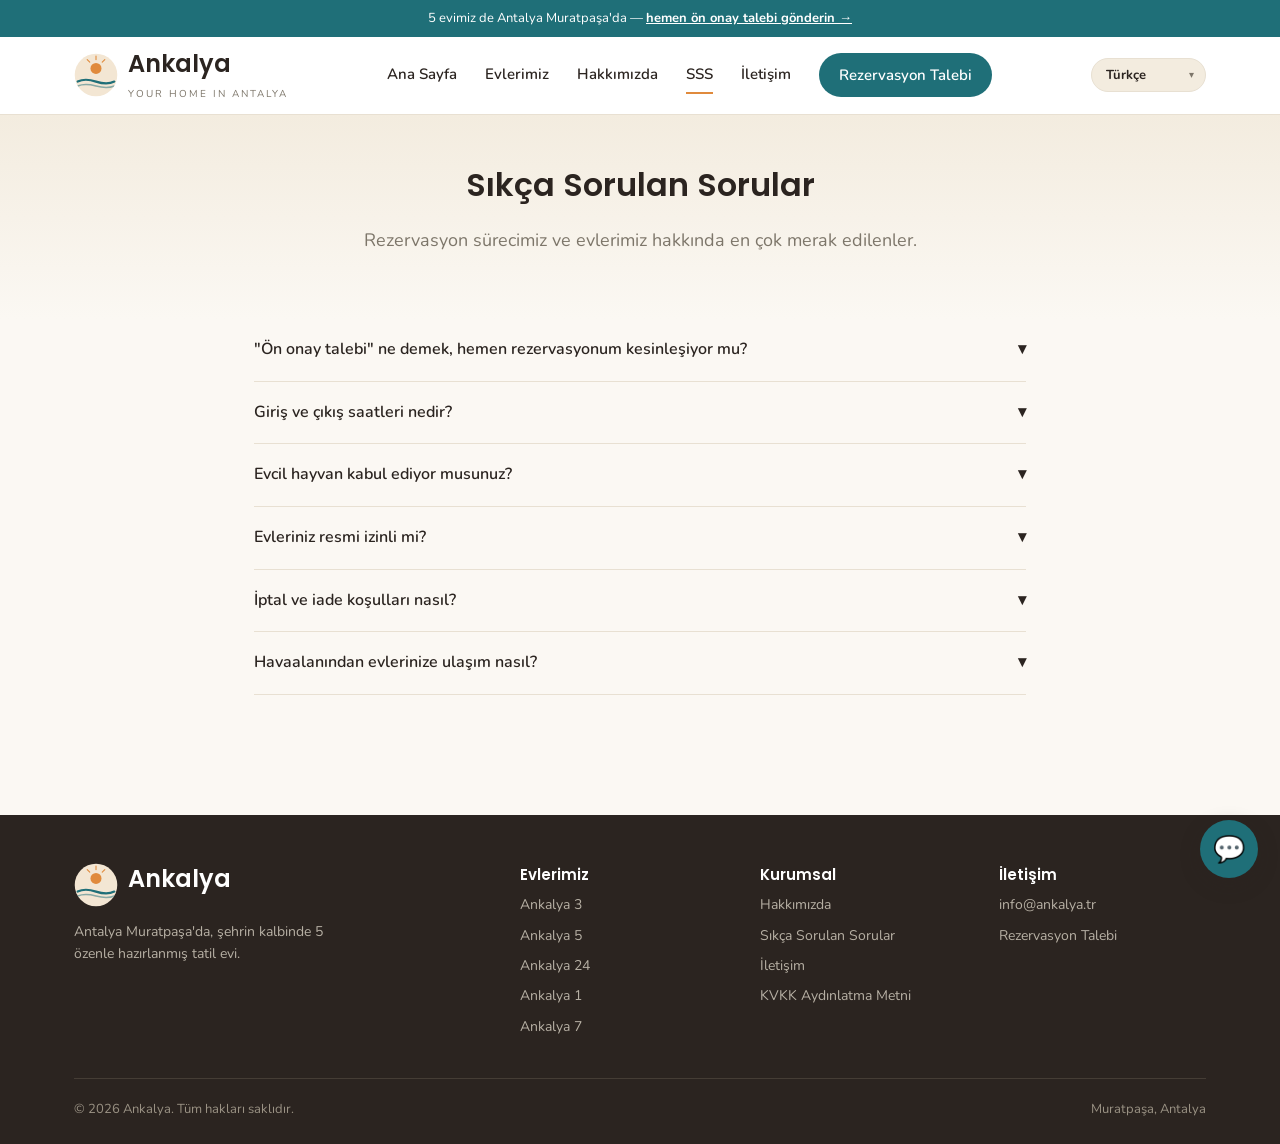
<file: sss.html>
<!DOCTYPE html>
<html lang="tr">
<head>
<meta charset="UTF-8">
<meta name="viewport" content="width=device-width, initial-scale=1.0">
<title>Sıkça Sorulan Sorular | Ankalya</title>
<meta name="description" content="Ankalya evleri hakkında sıkça sorulan sorular: giriş/çıkış saatleri, iptal koşulları, evcil hayvan politikası ve daha fazlası.">
<link rel="icon" href="assets/img/logo-mark.svg" type="image/svg+xml">
<link rel="preconnect" href="https://fonts.googleapis.com">
<link href="https://fonts.googleapis.com/css2?family=Poppins:wght@500;600;700&family=Nunito:wght@400;600;700&display=swap" rel="stylesheet">
<link rel="stylesheet" href="assets/css/style.css">
</head>
<body>

<header class="site-header">
  <div class="promo-bar"><span data-i18n="promo_bar">5 evimiz de Antalya Muratpaşa'da — </span> <a href="rezervasyon.html"><span data-i18n="promo_cta">hemen ön onay talebi gönderin →</span></a></div>
  <div class="nav-row">
    <a href="index.html" class="brand">
      <img src="assets/img/logo-mark.svg" class="brand-mark" alt="Ankalya logosu">
      <div class="brand-text">
        <span class="logo-word">Ankalya</span>
        <span class="tagline">YOUR HOME IN ANTALYA</span>
      </div>
    </a>
    <nav class="nav-links">
      <a href="index.html" data-i18n="nav_home">Ana Sayfa</a>
      <a href="evlerimiz.html" data-i18n="nav_apartments">Evlerimiz</a>
      <a href="hakkimizda.html" data-i18n="nav_about">Hakkımızda</a>
      <a href="sss.html" class="active" data-i18n="nav_faq">SSS</a>
      <a href="iletisim.html" data-i18n="nav_contact">İletişim</a>
      <a href="rezervasyon.html" class="nav-cta" data-i18n="nav_book">Rezervasyon Talebi</a>
    </nav>
    <div class="lang-switch"><select id="lang-select" aria-label="Dil / Language"></select></div>
    <button class="nav-toggle" aria-label="Menü">☰</button>
  </div>
</header>

<section class="hero" style="padding:44px 0 36px;">
  <div class="container">
    <h1 style="font-size:32px;" data-i18n="faq_h1">Sıkça Sorulan Sorular</h1>
    <p class="lead" data-i18n="faq_lead">Rezervasyon sürecimiz ve evlerimiz hakkında en çok merak edilenler.</p>
  </div>
</section>

<section class="section" style="padding-top:0;">
  <div class="container" style="max-width:820px;">

    <div class="faq-item">
      <div class="faq-q"><span data-i18n="faq_q1">"Ön onay talebi" ne demek, hemen rezervasyonum kesinleşiyor mu?</span> <span class="chevron">▾</span></div>
      <div class="faq-a"><p data-i18n="faq_a1">Formu gönderdiğinizde herhangi bir ödeme alınmaz. Ekibimiz seçtiğiniz tarihler için müsaitliği kontrol eder ve size en kısa sürede (genellikle 24 saat içinde) dönüş yaparak rezervasyonu birlikte kesinleştiririz. Yakın zamanda, tüm süreci sitemiz üzerinden anlık olarak tamamlayabileceğiniz bir sisteme geçeceğiz.</p></div>
    </div>

    <div class="faq-item">
      <div class="faq-q"><span data-i18n="faq_q2">Giriş ve çıkış saatleri nedir?</span> <span class="chevron">▾</span></div>
      <div class="faq-a"><p data-i18n="faq_a2">Standart giriş saatimiz 15:00, çıkış saatimiz 11:00'dir. Uçuş saatlerinize göre erken giriş/geç çıkış talep edebilirsiniz, müsaitliğe göre elimizden geleni yaparız.</p></div>
    </div>

    <div class="faq-item">
      <div class="faq-q"><span data-i18n="faq_q3">Evcil hayvan kabul ediyor musunuz?</span> <span class="chevron">▾</span></div>
      <div class="faq-a"><p data-i18n="faq_a3">Bazı evlerimizde evcil hayvan kabul edilmektedir (ek ücret uygulanabilir). Detaylar için ilgili ev sayfasındaki "Bilmeniz Gerekenler" bölümüne bakabilir veya bize ulaşabilirsiniz.</p></div>
    </div>

    <div class="faq-item">
      <div class="faq-q"><span data-i18n="faq_q4">Evleriniz resmi izinli mi?</span> <span class="chevron">▾</span></div>
      <div class="faq-a"><p data-i18n="faq_a4">Evet, tüm evlerimiz Kültür ve Turizm Bakanlığı'nın "Turizm Amaçlı Kiralanan Konut" izin belgesine sahiptir. İzin belge numaraları ilgili ev sayfalarında paylaşılmıştır.</p></div>
    </div>

    <div class="faq-item">
      <div class="faq-q"><span data-i18n="faq_q5">İptal ve iade koşulları nasıl?</span> <span class="chevron">▾</span></div>
      <div class="faq-a"><p data-i18n="faq_a5">İptal koşulları, rezervasyonun yapıldığı platforma ve tarihe göre değişebilir. Ön onay aşamasında size tüm koşulları netleştiririz.</p></div>
    </div>

    <div class="faq-item">
      <div class="faq-q"><span data-i18n="faq_q6">Havaalanından evlerinize ulaşım nasıl?</span> <span class="chevron">▾</span></div>
      <div class="faq-a"><p data-i18n="faq_a6">Tüm evlerimiz Muratpaşa'da, Antalya Havalimanı'na araçla yaklaşık 20-30 dakika mesafededir. Talep etmeniz halinde transfer konusunda yönlendirme yapabiliriz.</p></div>
    </div>

  </div>
</section>

<footer class="site-footer">
  <div class="container">
    <div class="footer-grid">
      <div>
        <div class="brand" style="margin-bottom:14px;">
          <img src="assets/img/logo-mark.svg" class="brand-mark" alt="Ankalya logosu">
          <div class="brand-text"><span class="logo-word" style="color:#fff;">Ankalya</span></div>
        </div>
        <p style="color:#b7b0a4;font-size:14px;max-width:280px;" data-i18n="footer_desc">Antalya Muratpaşa'da, şehrin kalbinde 5 özenle hazırlanmış tatil evi.</p>
      </div>
      <div>
        <h4 data-i18n="footer_apartments">Evlerimiz</h4>
        <a href="evler/ankalya-3.html">Ankalya 3</a>
        <a href="evler/ankalya-5.html">Ankalya 5</a>
        <a href="evler/ankalya-24.html">Ankalya 24</a>
        <a href="evler/ankalya-1.html">Ankalya 1</a>
        <a href="evler/ankalya-7.html">Ankalya 7</a>
      </div>
      <div>
        <h4 data-i18n="footer_corporate">Kurumsal</h4>
        <a href="hakkimizda.html" data-i18n="nav_about">Hakkımızda</a>
        <a href="sss.html">Sıkça Sorulan Sorular</a>
        <a href="iletisim.html" data-i18n="nav_contact">İletişim</a>
        <a href="gizlilik.html">KVKK Aydınlatma Metni</a>
      </div>
      <div>
        <h4 data-i18n="footer_contact">İletişim</h4>
        <a href="mailto:info@ankalya.tr">info@ankalya.tr</a>
        <a href="rezervasyon.html" data-i18n="nav_book">Rezervasyon Talebi</a>
      </div>
    </div>
    <div class="footer-bottom">
      <span data-i18n="footer_copyright">&copy; 2026 Ankalya. Tüm hakları saklıdır.</span>
      <span>Muratpaşa, Antalya</span>
    </div>
  </div>
</footer>

<script src="assets/js/i18n.js"></script>
<script src="assets/js/main.js"></script>
</body>
</html>
</file>
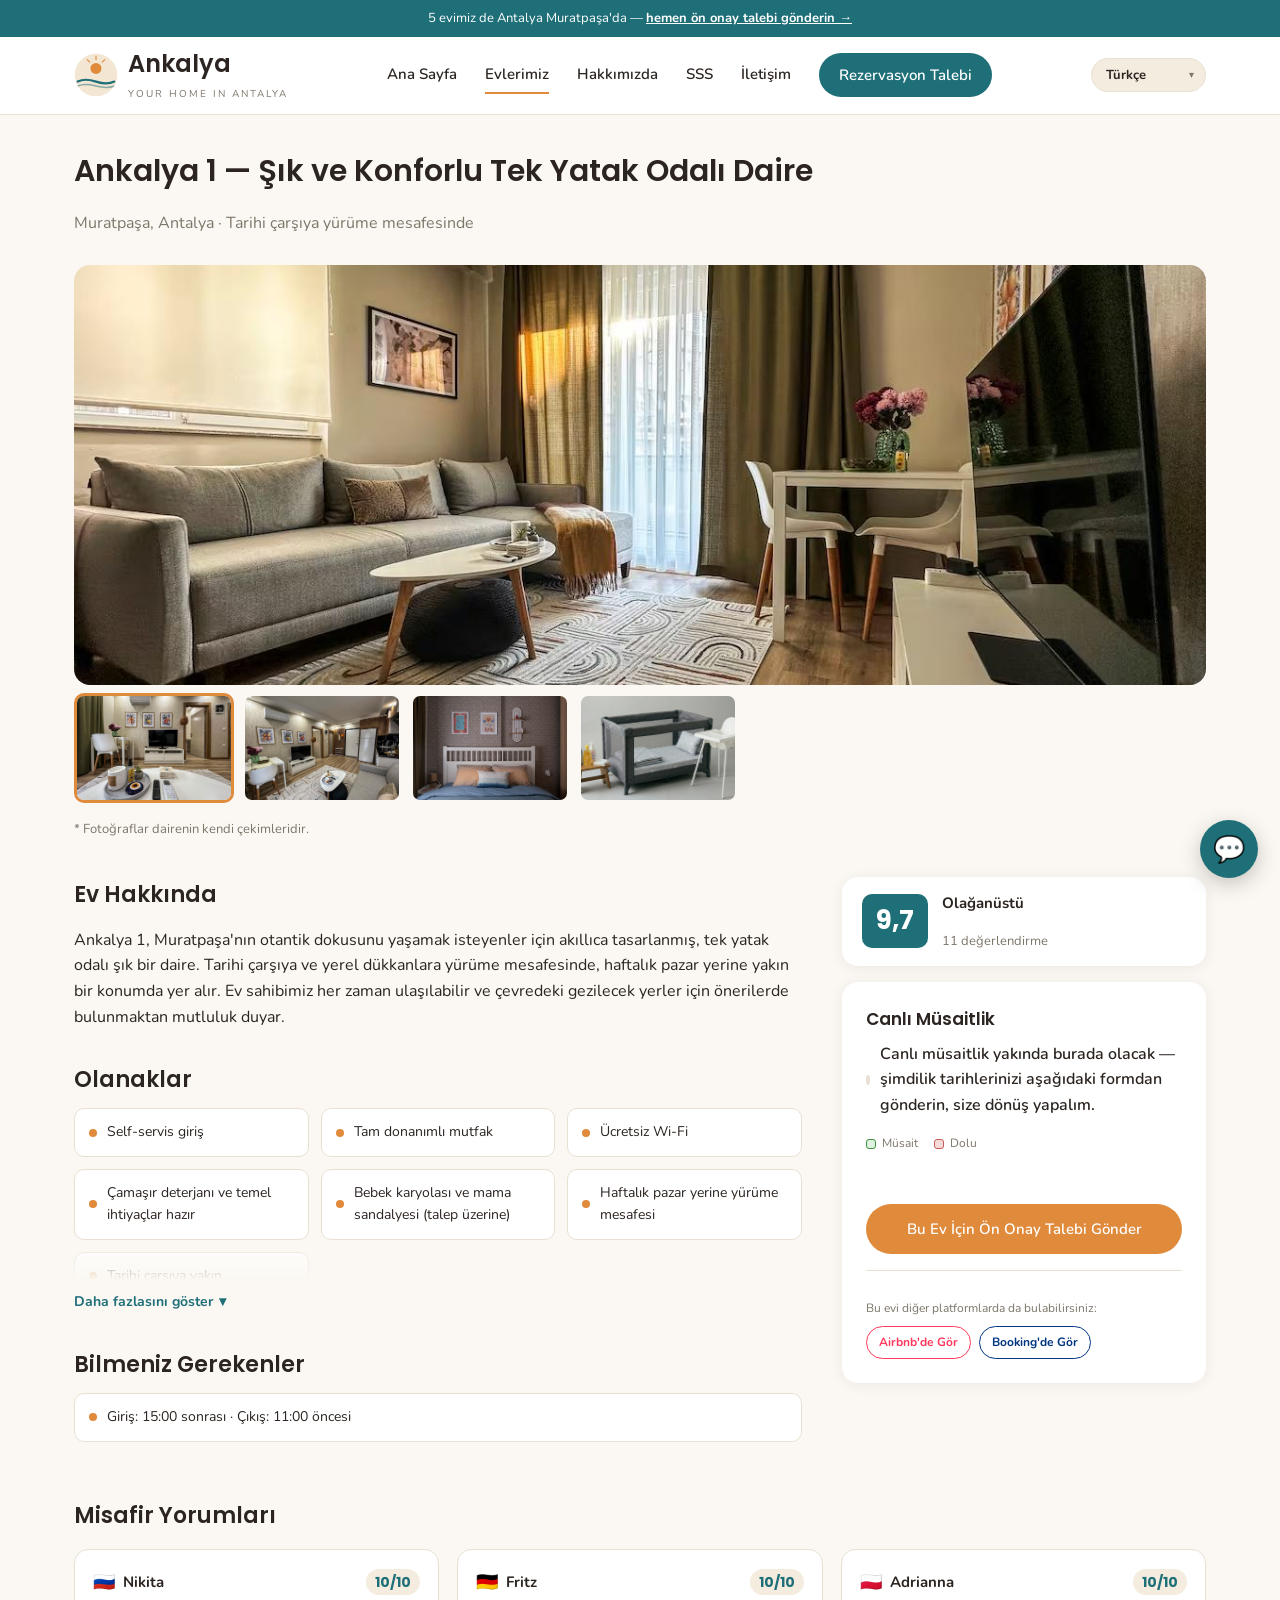
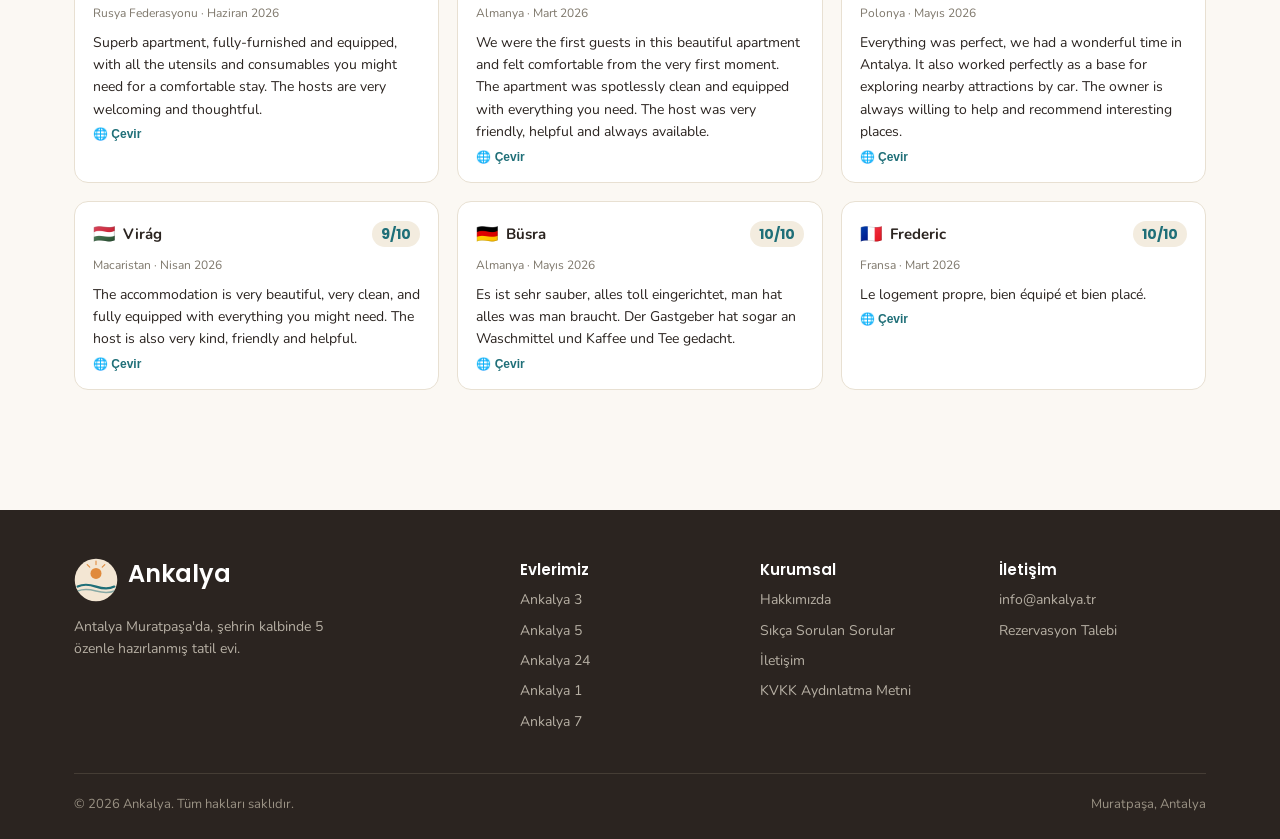
<file: evler/ankalya-1.html>
<!DOCTYPE html>
<html lang="tr">
<head>
<meta charset="UTF-8">
<meta name="viewport" content="width=device-width, initial-scale=1.0">
<title>Ankalya 1 | Muratpaşa, Antalya | Ankalya</title>
<meta name="description" content="Ankalya 1, Antalya Muratpaşa'da konforlu bir tatil evi. Canlı müsaitlik ve ön onaylı rezervasyon.">
<link rel="icon" href="../assets/img/logo-mark.svg" type="image/svg+xml">
<link rel="preconnect" href="https://fonts.googleapis.com">
<link href="https://fonts.googleapis.com/css2?family=Poppins:wght@500;600;700&family=Nunito:wght@400;600;700&display=swap" rel="stylesheet">
<link rel="stylesheet" href="../assets/css/style.css">
</head>
<body>

<header class="site-header">
  <div class="promo-bar"><span data-i18n="promo_bar">5 evimiz de Antalya Muratpaşa'da — </span> <a href="../rezervasyon.html"><span data-i18n="promo_cta">hemen ön onay talebi gönderin →</span></a></div>
  <div class="nav-row">
    <a href="../index.html" class="brand">
      <img src="../assets/img/logo-mark.svg" class="brand-mark" alt="Ankalya logosu">
      <div class="brand-text">
        <span class="logo-word">Ankalya</span>
        <span class="tagline">YOUR HOME IN ANTALYA</span>
      </div>
    </a>
    <nav class="nav-links">
      <a href="../index.html" data-i18n="nav_home">Ana Sayfa</a>
      <a href="../evlerimiz.html" class="active" data-i18n="nav_apartments">Evlerimiz</a>
      <a href="../hakkimizda.html" data-i18n="nav_about">Hakkımızda</a>
      <a href="../sss.html" data-i18n="nav_faq">SSS</a>
      <a href="../iletisim.html" data-i18n="nav_contact">İletişim</a>
      <a href="../rezervasyon.html" class="nav-cta" data-i18n="nav_book">Rezervasyon Talebi</a>
    </nav>
    <div class="lang-switch"><select id="lang-select" aria-label="Dil / Language"></select></div>
    <button class="nav-toggle" aria-label="Menü">☰</button>
  </div>
</header>

<section style="padding:32px 0 8px;">
  <div class="container">
    <h1 style="font-size:30px;margin-bottom:4px;">Ankalya 1 — Şık ve Konforlu Tek Yatak Odalı Daire</h1>
    <p style="color:var(--gray);margin-bottom:20px;">Muratpaşa, Antalya · Tarihi çarşıya yürüme mesafesinde</p>
  </div>
</section>

<section>
  <div class="container">
    <div class="gallery-hero">
      <a href="../assets/img/anka1/anka1-kapak.jpg" target="_blank">
        <img src="../assets/img/anka1/anka1-kapak.jpg" alt="Ankalya 1 - genel görünüm">
      </a>
    </div>
    <div class="gallery-scroll">
      <button type="button" class="thumb active" data-full="../assets/img/anka1/anka1-02.jpg"><img src="../assets/img/anka1/anka1-02.jpg" alt="Ankalya 1 - iç mekan"></button>
      <button type="button" class="thumb" data-full="../assets/img/anka1/anka1-03.jpg"><img src="../assets/img/anka1/anka1-03.jpg" alt="Ankalya 1 - iç mekan"></button>
      <button type="button" class="thumb" data-full="../assets/img/anka1/anka1-04.jpg"><img src="../assets/img/anka1/anka1-04.jpg" alt="Ankalya 1 - iç mekan"></button>
      <button type="button" class="thumb" data-full="../assets/img/shared/bebek-yatak.jpg"><img src="../assets/img/shared/bebek-yatak.jpg" alt="Ankalya 1 - bebek karyolası ve mama sandalyesi"></button>
    </div>
    <p class="form-note" style="margin-top:8px;">* Fotoğraflar dairenin kendi çekimleridir.</p>
  </div>
</section>

<section class="section" style="padding-top:24px;">
  <div class="container" style="display:grid;grid-template-columns:2fr 1fr;gap:40px;align-items:start;">
  <div>
    <h2 style="font-size:22px;" data-i18n="section_about_home">Ev Hakkında</h2>
    <p>Ankalya 1, Muratpaşa'nın otantik dokusunu yaşamak isteyenler için akıllıca tasarlanmış, tek yatak odalı şık bir daire. Tarihi çarşıya ve yerel dükkanlara yürüme mesafesinde, haftalık pazar yerine yakın bir konumda yer alır. Ev sahibimiz her zaman ulaşılabilir ve çevredeki gezilecek yerler için önerilerde bulunmaktan mutluluk duyar.</p>

    <h2 style="font-size:22px;margin-top:32px;"><span data-i18n="section_amenities">Olanaklar</span></h2>
    <div class="amenity-wrap" id="amenities-wrap">
    <div class="amenity-grid">
      <div class="amenity-item"><span class="dot"></span> Self-servis giriş</div>
      <div class="amenity-item"><span class="dot"></span> Tam donanımlı mutfak</div>
      <div class="amenity-item"><span class="dot"></span> Ücretsiz Wi-Fi</div>
      <div class="amenity-item"><span class="dot"></span> Çamaşır deterjanı ve temel ihtiyaçlar hazır</div>
      <div class="amenity-item"><span class="dot"></span> Bebek karyolası ve mama sandalyesi (talep üzerine)</div>
      <div class="amenity-item"><span class="dot"></span> Haftalık pazar yerine yürüme mesafesi</div>
      <div class="amenity-item"><span class="dot"></span> Tarihi çarşıya yakın</div>
    </div>
    </div>
    <button class="amenity-toggle-btn" data-target="amenities-wrap"><span class="label">Daha fazlasını göster</span> <span class="chev">▾</span></button>

    <h2 style="font-size:22px;margin-top:32px;"><span data-i18n="section_know_before">Bilmeniz Gerekenler</span></h2>
    <div class="amenity-grid">
      <div class="amenity-item"><span class="dot"></span> Giriş: 15:00 sonrası · Çıkış: 11:00 öncesi</div>
    </div>
  </div>

  <aside>
    <div class="review-badge" onclick="document.getElementById('reviews-section').scrollIntoView({behavior:'smooth'})"><div class="rb-score">9,7</div><div class="rb-text"><strong>Olağanüstü</strong><br>11 değerlendirme</div></div>
    <div class="avail-card">
      <h3 style="font-size:17px;"><span data-i18n="section_availability">Canlı Müsaitlik</span></h3>
      <div id="avail-widget" data-apt="ankalya-1">
        <div class="avail-status"><span class="avail-dot loading"></span> <span data-i18n="loading">Yükleniyor...</span></div>
        <div id="avail-calendar"></div>
        <div class="avail-legend">
          <span><span class="sw sw-free"></span> <span data-i18n="legend_free">Müsait</span></span>
          <span><span class="sw sw-busy"></span> <span data-i18n="legend_busy">Dolu</span></span>
        </div>
        <div class="avail-selected"></div>
      </div>
      <a href="../rezervasyon.html?apt=ankalya-1" id="avail-cta" class="btn btn-primary" style="width:100%;text-align:center;margin-top:18px;"><span data-i18n="btn_send_request">Bu Ev İçin Ön Onay Talebi Gönder</span></a>
      <div class="ota-links">
        <p class="ota-label">Bu evi diğer platformlarda da bulabilirsiniz:</p>
        <div class="ota-buttons">
        <a href="https://www.airbnb.com.tr/rooms/1628104064968669890" target="_blank" rel="noopener" class="ota-btn ota-airbnb">Airbnb'de Gör</a>
        <a href="https://www.booking.com/hotel/tr/smartly-designed-cozy-1br-apartment.tr.html" target="_blank" rel="noopener" class="ota-btn ota-booking">Booking'de Gör</a>
        </div>
      </div>

    </div>
  </aside>
  </div>
</section>


<section class="section" style="padding-top:0;" id="reviews-section">
  <div class="container">
    <h2 style="font-size:22px;margin-bottom:16px;"><span data-i18n="section_reviews">Misafir Yorumları</span></h2>
    <div class="review-grid">
      <div class="review-card">
        <div class="rhead">
          <div class="reviewer"><span class="flag">🇷🇺</span> Nikita</div>
          <div class="rscore">10/10</div>
        </div>
        <div class="rmeta">Rusya Federasyonu · Haziran 2026</div>
        <div class="rtext">Superb apartment, fully-furnished and equipped, with all the utensils and consumables you might need for a comfortable stay. The hosts are very welcoming and thoughtful.</div>
      </div>
      <div class="review-card">
        <div class="rhead">
          <div class="reviewer"><span class="flag">🇩🇪</span> Fritz</div>
          <div class="rscore">10/10</div>
        </div>
        <div class="rmeta">Almanya · Mart 2026</div>
        <div class="rtext">We were the first guests in this beautiful apartment and felt comfortable from the very first moment. The apartment was spotlessly clean and equipped with everything you need. The host was very friendly, helpful and always available.</div>
      </div>
      <div class="review-card">
        <div class="rhead">
          <div class="reviewer"><span class="flag">🇵🇱</span> Adrianna</div>
          <div class="rscore">10/10</div>
        </div>
        <div class="rmeta">Polonya · Mayıs 2026</div>
        <div class="rtext">Everything was perfect, we had a wonderful time in Antalya. It also worked perfectly as a base for exploring nearby attractions by car. The owner is always willing to help and recommend interesting places.</div>
      </div>
      <div class="review-card">
        <div class="rhead">
          <div class="reviewer"><span class="flag">🇭🇺</span> Virág</div>
          <div class="rscore">9/10</div>
        </div>
        <div class="rmeta">Macaristan · Nisan 2026</div>
        <div class="rtext">The accommodation is very beautiful, very clean, and fully equipped with everything you might need. The host is also very kind, friendly and helpful.</div>
      </div>
      <div class="review-card">
        <div class="rhead">
          <div class="reviewer"><span class="flag">🇩🇪</span> Büsra</div>
          <div class="rscore">10/10</div>
        </div>
        <div class="rmeta">Almanya · Mayıs 2026</div>
        <div class="rtext">Es ist sehr sauber, alles toll eingerichtet, man hat alles was man braucht. Der Gastgeber hat sogar an Waschmittel und Kaffee und Tee gedacht.</div>
      </div>
      <div class="review-card">
        <div class="rhead">
          <div class="reviewer"><span class="flag">🇫🇷</span> Frederic</div>
          <div class="rscore">10/10</div>
        </div>
        <div class="rmeta">Fransa · Mart 2026</div>
        <div class="rtext">Le logement propre, bien équipé et bien placé.</div>
      </div>
    </div>
  </div>
</section>

<footer class="site-footer">
  <div class="container">
    <div class="footer-grid">
      <div>
        <div class="brand" style="margin-bottom:14px;">
          <img src="../assets/img/logo-mark.svg" class="brand-mark" alt="Ankalya logosu">
          <div class="brand-text"><span class="logo-word" style="color:#fff;">Ankalya</span></div>
        </div>
        <p style="color:#b7b0a4;font-size:14px;max-width:280px;" data-i18n="footer_desc">Antalya Muratpaşa'da, şehrin kalbinde 5 özenle hazırlanmış tatil evi.</p>
      </div>
      <div>
        <h4 data-i18n="footer_apartments">Evlerimiz</h4>
        <a href="ankalya-3.html">Ankalya 3</a>
        <a href="ankalya-5.html">Ankalya 5</a>
        <a href="ankalya-24.html">Ankalya 24</a>
        <a href="ankalya-1.html">Ankalya 1</a>
        <a href="ankalya-7.html">Ankalya 7</a>
      </div>
      <div>
        <h4 data-i18n="footer_corporate">Kurumsal</h4>
        <a href="../hakkimizda.html" data-i18n="nav_about">Hakkımızda</a>
        <a href="../sss.html">Sıkça Sorulan Sorular</a>
        <a href="../iletisim.html" data-i18n="nav_contact">İletişim</a>
        <a href="../gizlilik.html">KVKK Aydınlatma Metni</a>
      </div>
      <div>
        <h4 data-i18n="footer_contact">İletişim</h4>
        <a href="mailto:info@ankalya.tr">info@ankalya.tr</a>
        <a href="../rezervasyon.html" data-i18n="nav_book">Rezervasyon Talebi</a>
      </div>
    </div>
    <div class="footer-bottom">
      <span data-i18n="footer_copyright">&copy; 2026 Ankalya. Tüm hakları saklıdır.</span>
      <span>Muratpaşa, Antalya</span>
    </div>
  </div>
</footer>

<script src="../assets/js/i18n.js"></script>
<script src="../assets/js/main.js"></script>
</body>
</html>
</file>
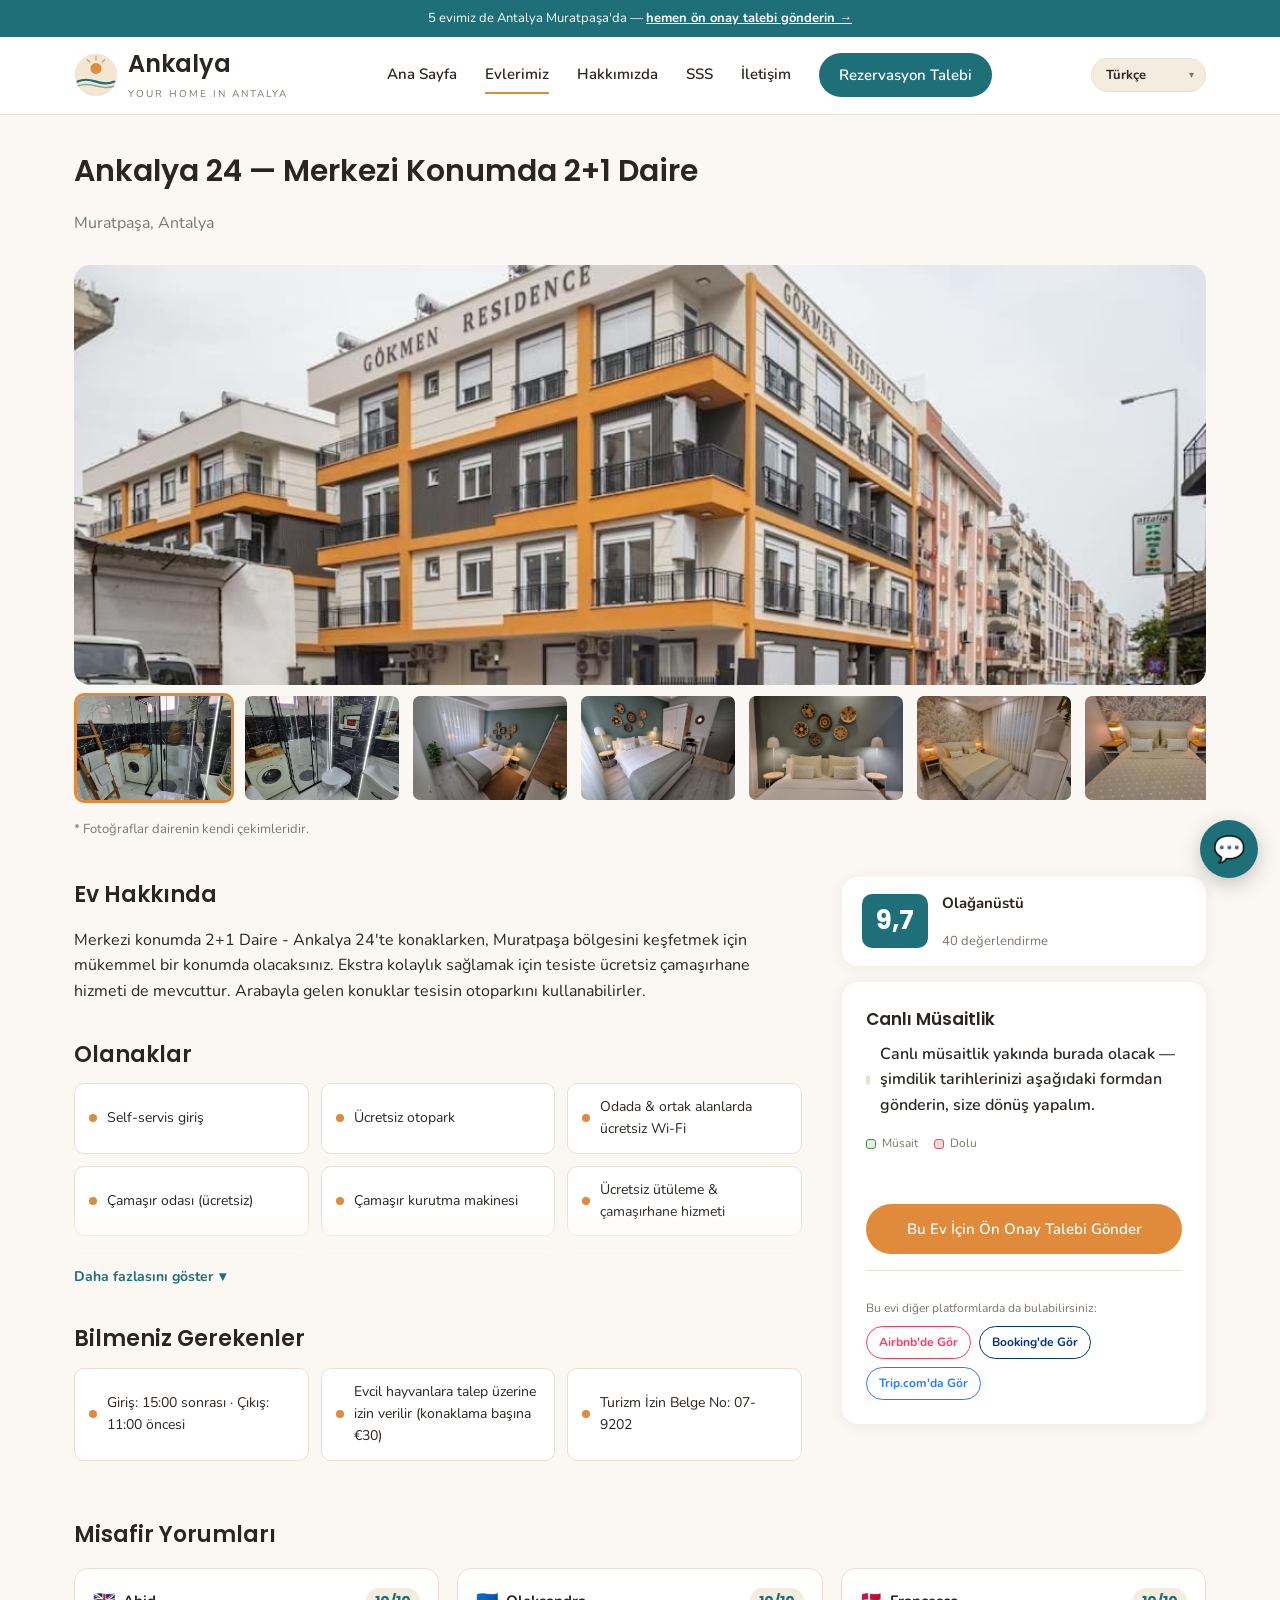
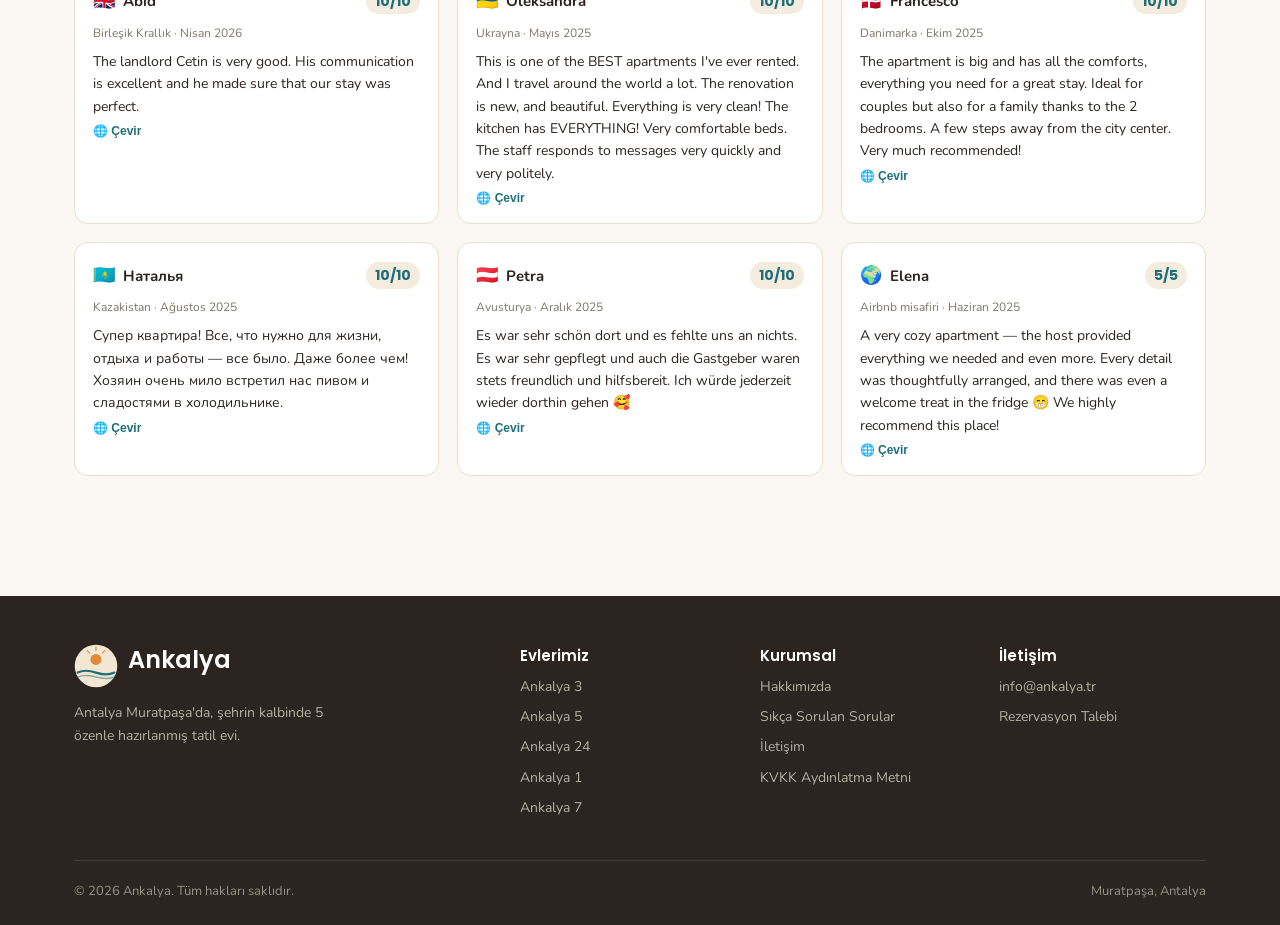
<file: evler/ankalya-24.html>
<!DOCTYPE html>
<html lang="tr">
<head>
<meta charset="UTF-8">
<meta name="viewport" content="width=device-width, initial-scale=1.0">
<title>Ankalya 24 | Merkezi Konumda 2+1 Daire | Ankalya</title>
<meta name="description" content="Ankalya 24, Antalya Muratpaşa'da merkezi konumda 2+1 bir tatil dairesi. Canlı müsaitlik ve ön onaylı rezervasyon.">
<link rel="icon" href="../assets/img/logo-mark.svg" type="image/svg+xml">
<link rel="preconnect" href="https://fonts.googleapis.com">
<link href="https://fonts.googleapis.com/css2?family=Poppins:wght@500;600;700&family=Nunito:wght@400;600;700&display=swap" rel="stylesheet">
<link rel="stylesheet" href="../assets/css/style.css">
</head>
<body>

<header class="site-header">
  <div class="promo-bar"><span data-i18n="promo_bar">5 evimiz de Antalya Muratpaşa'da — </span> <a href="../rezervasyon.html"><span data-i18n="promo_cta">hemen ön onay talebi gönderin →</span></a></div>
  <div class="nav-row">
    <a href="../index.html" class="brand">
      <img src="../assets/img/logo-mark.svg" class="brand-mark" alt="Ankalya logosu">
      <div class="brand-text">
        <span class="logo-word">Ankalya</span>
        <span class="tagline">YOUR HOME IN ANTALYA</span>
      </div>
    </a>
    <nav class="nav-links">
      <a href="../index.html" data-i18n="nav_home">Ana Sayfa</a>
      <a href="../evlerimiz.html" class="active" data-i18n="nav_apartments">Evlerimiz</a>
      <a href="../hakkimizda.html" data-i18n="nav_about">Hakkımızda</a>
      <a href="../sss.html" data-i18n="nav_faq">SSS</a>
      <a href="../iletisim.html" data-i18n="nav_contact">İletişim</a>
      <a href="../rezervasyon.html" class="nav-cta" data-i18n="nav_book">Rezervasyon Talebi</a>
    </nav>
    <div class="lang-switch"><select id="lang-select" aria-label="Dil / Language"></select></div>
    <button class="nav-toggle" aria-label="Menü">☰</button>
  </div>
</header>

<section style="padding:32px 0 8px;">
  <div class="container">
    <h1 style="font-size:30px;margin-bottom:4px;">Ankalya 24 — Merkezi Konumda 2+1 Daire</h1>
    <p style="color:var(--gray);margin-bottom:20px;">Muratpaşa, Antalya</p>
  </div>
</section>

<section>
  <div class="container">
    <div class="gallery-hero">
      <a href="../assets/img/anka24/anka24-bina1.jpg" target="_blank">
        <img src="../assets/img/anka24/anka24-bina1.jpg" alt="Ankalya 24 - genel görünüm">
      </a>
    </div>
    <div class="gallery-scroll">
      <button type="button" class="thumb active" data-full="../assets/img/anka24/anka24-01.jpg"><img src="../assets/img/anka24/anka24-01.jpg" alt="Ankalya 24 - iç mekan"></button>
      <button type="button" class="thumb" data-full="../assets/img/anka24/anka24-02.jpg"><img src="../assets/img/anka24/anka24-02.jpg" alt="Ankalya 24 - iç mekan"></button>
      <button type="button" class="thumb" data-full="../assets/img/anka24/anka24-03.jpg"><img src="../assets/img/anka24/anka24-03.jpg" alt="Ankalya 24 - iç mekan"></button>
      <button type="button" class="thumb" data-full="../assets/img/anka24/anka24-04.jpg"><img src="../assets/img/anka24/anka24-04.jpg" alt="Ankalya 24 - iç mekan"></button>
      <button type="button" class="thumb" data-full="../assets/img/anka24/anka24-05.jpg"><img src="../assets/img/anka24/anka24-05.jpg" alt="Ankalya 24 - iç mekan"></button>
      <button type="button" class="thumb" data-full="../assets/img/anka24/anka24-06.jpg"><img src="../assets/img/anka24/anka24-06.jpg" alt="Ankalya 24 - iç mekan"></button>
      <button type="button" class="thumb" data-full="../assets/img/anka24/anka24-07.jpg"><img src="../assets/img/anka24/anka24-07.jpg" alt="Ankalya 24 - iç mekan"></button>
      <button type="button" class="thumb" data-full="../assets/img/anka24/anka24-08.jpg"><img src="../assets/img/anka24/anka24-08.jpg" alt="Ankalya 24 - iç mekan"></button>
      <button type="button" class="thumb" data-full="../assets/img/anka24/anka24-09.jpg"><img src="../assets/img/anka24/anka24-09.jpg" alt="Ankalya 24 - iç mekan"></button>
      <button type="button" class="thumb" data-full="../assets/img/anka24/anka24-10.jpg"><img src="../assets/img/anka24/anka24-10.jpg" alt="Ankalya 24 - iç mekan"></button>
      <button type="button" class="thumb" data-full="../assets/img/anka24/anka24-11.jpg"><img src="../assets/img/anka24/anka24-11.jpg" alt="Ankalya 24 - iç mekan"></button>
      <button type="button" class="thumb" data-full="../assets/img/anka24/anka24-12.jpg"><img src="../assets/img/anka24/anka24-12.jpg" alt="Ankalya 24 - iç mekan"></button>
      <button type="button" class="thumb" data-full="../assets/img/anka24/anka24-13.jpg"><img src="../assets/img/anka24/anka24-13.jpg" alt="Ankalya 24 - iç mekan"></button>
      <button type="button" class="thumb" data-full="../assets/img/anka24/anka24-14.jpg"><img src="../assets/img/anka24/anka24-14.jpg" alt="Ankalya 24 - iç mekan"></button>
      <button type="button" class="thumb" data-full="../assets/img/anka24/anka24-15.jpg"><img src="../assets/img/anka24/anka24-15.jpg" alt="Ankalya 24 - iç mekan"></button>
      <button type="button" class="thumb" data-full="../assets/img/anka24/anka24-16.jpg"><img src="../assets/img/anka24/anka24-16.jpg" alt="Ankalya 24 - iç mekan"></button>
      <button type="button" class="thumb" data-full="../assets/img/anka24/anka24-17.jpg"><img src="../assets/img/anka24/anka24-17.jpg" alt="Ankalya 24 - iç mekan"></button>
      <button type="button" class="thumb" data-full="../assets/img/anka24/anka24-18.jpg"><img src="../assets/img/anka24/anka24-18.jpg" alt="Ankalya 24 - iç mekan"></button>
      <button type="button" class="thumb" data-full="../assets/img/anka24/anka24-bina2.jpg"><img src="../assets/img/anka24/anka24-bina2.jpg" alt="Ankalya 24 - iç mekan"></button>
      <button type="button" class="thumb" data-full="../assets/img/anka24/anka24-katplani.jpg"><img src="../assets/img/anka24/anka24-katplani.jpg" alt="Ankalya 24 - kat planı" style="object-fit:contain;background:#fff;"></button>
      <button type="button" class="thumb" data-full="../assets/img/shared/bebek-yatak.jpg"><img src="../assets/img/shared/bebek-yatak.jpg" alt="Ankalya 24 - bebek karyolası ve mama sandalyesi"></button>
    </div>
    <p class="form-note" style="margin-top:8px;">* Fotoğraflar dairenin kendi çekimleridir.</p>
  </div>
</section>

<section class="section" style="padding-top:24px;">
  <div class="container" style="display:grid;grid-template-columns:2fr 1fr;gap:40px;align-items:start;">
  <div>
    <h2 style="font-size:22px;" data-i18n="section_about_home">Ev Hakkında</h2>
    <p>Merkezi konumda 2+1 Daire - Ankalya 24'te konaklarken, Muratpaşa bölgesini keşfetmek için mükemmel bir konumda olacaksınız. Ekstra kolaylık sağlamak için tesiste ücretsiz çamaşırhane hizmeti de mevcuttur. Arabayla gelen konuklar tesisin otoparkını kullanabilirler.</p>

    <h2 style="font-size:22px;margin-top:32px;"><span data-i18n="section_amenities">Olanaklar</span></h2>
    <div class="amenity-wrap" id="amenities-wrap">
    <div class="amenity-grid">
      <div class="amenity-item"><span class="dot"></span> Self-servis giriş</div>
      <div class="amenity-item"><span class="dot"></span> Ücretsiz otopark</div>
      <div class="amenity-item"><span class="dot"></span> Odada &amp; ortak alanlarda ücretsiz Wi-Fi</div>
      <div class="amenity-item"><span class="dot"></span> Çamaşır odası (ücretsiz)</div>
      <div class="amenity-item"><span class="dot"></span> Çamaşır kurutma makinesi</div>
      <div class="amenity-item"><span class="dot"></span> Ücretsiz ütüleme &amp; çamaşırhane hizmeti</div>
      <div class="amenity-item"><span class="dot"></span> Ortak çalışma alanları</div>
      <div class="amenity-item"><span class="dot"></span> Görsel ve işitsel ekipmanlar</div>
      <div class="amenity-item"><span class="dot"></span> Kilitli dolaplar &amp; bavul depolama</div>
      <div class="amenity-item"><span class="dot"></span> Asansör</div>
      <div class="amenity-item"><span class="dot"></span> Su arıtıcısı</div>
      <div class="amenity-item"><span class="dot"></span> Çocuk oyuncakları &amp; masa oyunları</div>
      <div class="amenity-item"><span class="dot"></span> Bebek karyolası ve mama sandalyesi (talep üzerine)</div>
      <div class="amenity-item"><span class="dot"></span> İlk yardım paketi, yangın alarmı, yangın söndürücü, duman dedektörü</div>
      <div class="amenity-item"><span class="dot"></span> Ortak alanlarda güvenlik kamerası</div>
      <div class="amenity-item"><span class="dot"></span> Sigara içilen alan</div>
    </div>
    </div>
    <button class="amenity-toggle-btn" data-target="amenities-wrap"><span class="label">Daha fazlasını göster</span> <span class="chev">▾</span></button>

    <h2 style="font-size:22px;margin-top:32px;"><span data-i18n="section_know_before">Bilmeniz Gerekenler</span></h2>
    <div class="amenity-grid">
      <div class="amenity-item"><span class="dot"></span> Giriş: 15:00 sonrası · Çıkış: 11:00 öncesi</div>
      <div class="amenity-item"><span class="dot"></span> Evcil hayvanlara talep üzerine izin verilir (konaklama başına €30)</div>
      <div class="amenity-item"><span class="dot"></span> Turizm İzin Belge No: 07-9202</div>
    </div>
  </div>

  <aside>
    <div class="review-badge" onclick="document.getElementById('reviews-section').scrollIntoView({behavior:'smooth'})"><div class="rb-score">9,7</div><div class="rb-text"><strong>Olağanüstü</strong><br>40 değerlendirme</div></div>
    <div class="avail-card">
      <h3 style="font-size:17px;"><span data-i18n="section_availability">Canlı Müsaitlik</span></h3>
      <div id="avail-widget" data-apt="ankalya-24">
        <div class="avail-status"><span class="avail-dot loading"></span> <span data-i18n="loading">Yükleniyor...</span></div>
        <div id="avail-calendar"></div>
        <div class="avail-legend">
          <span><span class="sw sw-free"></span> <span data-i18n="legend_free">Müsait</span></span>
          <span><span class="sw sw-busy"></span> <span data-i18n="legend_busy">Dolu</span></span>
        </div>
        <div class="avail-selected"></div>
      </div>
      <a href="../rezervasyon.html?apt=ankalya-24" id="avail-cta" class="btn btn-primary" style="width:100%;text-align:center;margin-top:18px;"><span data-i18n="btn_send_request">Bu Ev İçin Ön Onay Talebi Gönder</span></a>
      <div class="ota-links">
        <p class="ota-label">Bu evi diğer platformlarda da bulabilirsiniz:</p>
        <div class="ota-buttons">
        <a href="https://airbnb.com/h/anka24" target="_blank" rel="noopener" class="ota-btn ota-airbnb">Airbnb'de Gör</a>
        <a href="https://www.booking.com/hotel/tr/central-location-2-bedroom-apt.tr.html" target="_blank" rel="noopener" class="ota-btn ota-booking">Booking'de Gör</a>
        <a href="https://www.trip.com/w/bbpO4ZsrDV2" target="_blank" rel="noopener" class="ota-btn ota-trip">Trip.com'da Gör</a>
        </div>
      </div>
    
    </div>
  </aside>
  </div>
</section>


<section class="section" style="padding-top:0;" id="reviews-section">
  <div class="container">
    <h2 style="font-size:22px;margin-bottom:16px;"><span data-i18n="section_reviews">Misafir Yorumları</span></h2>
    <div class="review-grid">
      <div class="review-card">
        <div class="rhead">
          <div class="reviewer"><span class="flag">🇬🇧</span> Abid</div>
          <div class="rscore">10/10</div>
        </div>
        <div class="rmeta">Birleşik Krallık · Nisan 2026</div>
        <div class="rtext">The landlord Cetin is very good. His communication is excellent and he made sure that our stay was perfect.</div>
      </div>
      <div class="review-card">
        <div class="rhead">
          <div class="reviewer"><span class="flag">🇺🇦</span> Oleksandra</div>
          <div class="rscore">10/10</div>
        </div>
        <div class="rmeta">Ukrayna · Mayıs 2025</div>
        <div class="rtext">This is one of the BEST apartments I've ever rented. And I travel around the world a lot. The renovation is new, and beautiful. Everything is very clean! The kitchen has EVERYTHING! Very comfortable beds. The staff responds to messages very quickly and very politely.</div>
      </div>
      <div class="review-card">
        <div class="rhead">
          <div class="reviewer"><span class="flag">🇩🇰</span> Francesco</div>
          <div class="rscore">10/10</div>
        </div>
        <div class="rmeta">Danimarka · Ekim 2025</div>
        <div class="rtext">The apartment is big and has all the comforts, everything you need for a great stay. Ideal for couples but also for a family thanks to the 2 bedrooms. A few steps away from the city center. Very much recommended!</div>
      </div>
      <div class="review-card">
        <div class="rhead">
          <div class="reviewer"><span class="flag">🇰🇿</span> Наталья</div>
          <div class="rscore">10/10</div>
        </div>
        <div class="rmeta">Kazakistan · Ağustos 2025</div>
        <div class="rtext">Супер квартира! Все, что нужно для жизни, отдыха и работы — все было. Даже более чем! Хозяин очень мило встретил нас пивом и сладостями в холодильнике.</div>
      </div>
      <div class="review-card">
        <div class="rhead">
          <div class="reviewer"><span class="flag">🇦🇹</span> Petra</div>
          <div class="rscore">10/10</div>
        </div>
        <div class="rmeta">Avusturya · Aralık 2025</div>
        <div class="rtext">Es war sehr schön dort und es fehlte uns an nichts. Es war sehr gepflegt und auch die Gastgeber waren stets freundlich und hilfsbereit. Ich würde jederzeit wieder dorthin gehen 🥰</div>
      </div>
      <div class="review-card">
        <div class="rhead">
          <div class="reviewer"><span class="flag">🌍</span> Elena</div>
          <div class="rscore">5/5</div>
        </div>
        <div class="rmeta">Airbnb misafiri · Haziran 2025</div>
        <div class="rtext">A very cozy apartment — the host provided everything we needed and even more. Every detail was thoughtfully arranged, and there was even a welcome treat in the fridge 😁 We highly recommend this place!</div>
      </div>
    </div>
  </div>
</section>

<footer class="site-footer">
  <div class="container">
    <div class="footer-grid">
      <div>
        <div class="brand" style="margin-bottom:14px;">
          <img src="../assets/img/logo-mark.svg" class="brand-mark" alt="Ankalya logosu">
          <div class="brand-text"><span class="logo-word" style="color:#fff;">Ankalya</span></div>
        </div>
        <p style="color:#b7b0a4;font-size:14px;max-width:280px;" data-i18n="footer_desc">Antalya Muratpaşa'da, şehrin kalbinde 5 özenle hazırlanmış tatil evi.</p>
      </div>
      <div>
        <h4 data-i18n="footer_apartments">Evlerimiz</h4>
        <a href="ankalya-3.html">Ankalya 3</a>
        <a href="ankalya-5.html">Ankalya 5</a>
        <a href="ankalya-24.html">Ankalya 24</a>
        <a href="ankalya-1.html">Ankalya 1</a>
        <a href="ankalya-7.html">Ankalya 7</a>
      </div>
      <div>
        <h4 data-i18n="footer_corporate">Kurumsal</h4>
        <a href="../hakkimizda.html" data-i18n="nav_about">Hakkımızda</a>
        <a href="../sss.html">Sıkça Sorulan Sorular</a>
        <a href="../iletisim.html" data-i18n="nav_contact">İletişim</a>
        <a href="../gizlilik.html">KVKK Aydınlatma Metni</a>
      </div>
      <div>
        <h4 data-i18n="footer_contact">İletişim</h4>
        <a href="mailto:info@ankalya.tr">info@ankalya.tr</a>
        <a href="../rezervasyon.html" data-i18n="nav_book">Rezervasyon Talebi</a>
      </div>
    </div>
    <div class="footer-bottom">
      <span data-i18n="footer_copyright">&copy; 2026 Ankalya. Tüm hakları saklıdır.</span>
      <span>Muratpaşa, Antalya</span>
    </div>
  </div>
</footer>

<script src="../assets/js/i18n.js"></script>
<script src="../assets/js/main.js"></script>
</body>
</html>
</file>
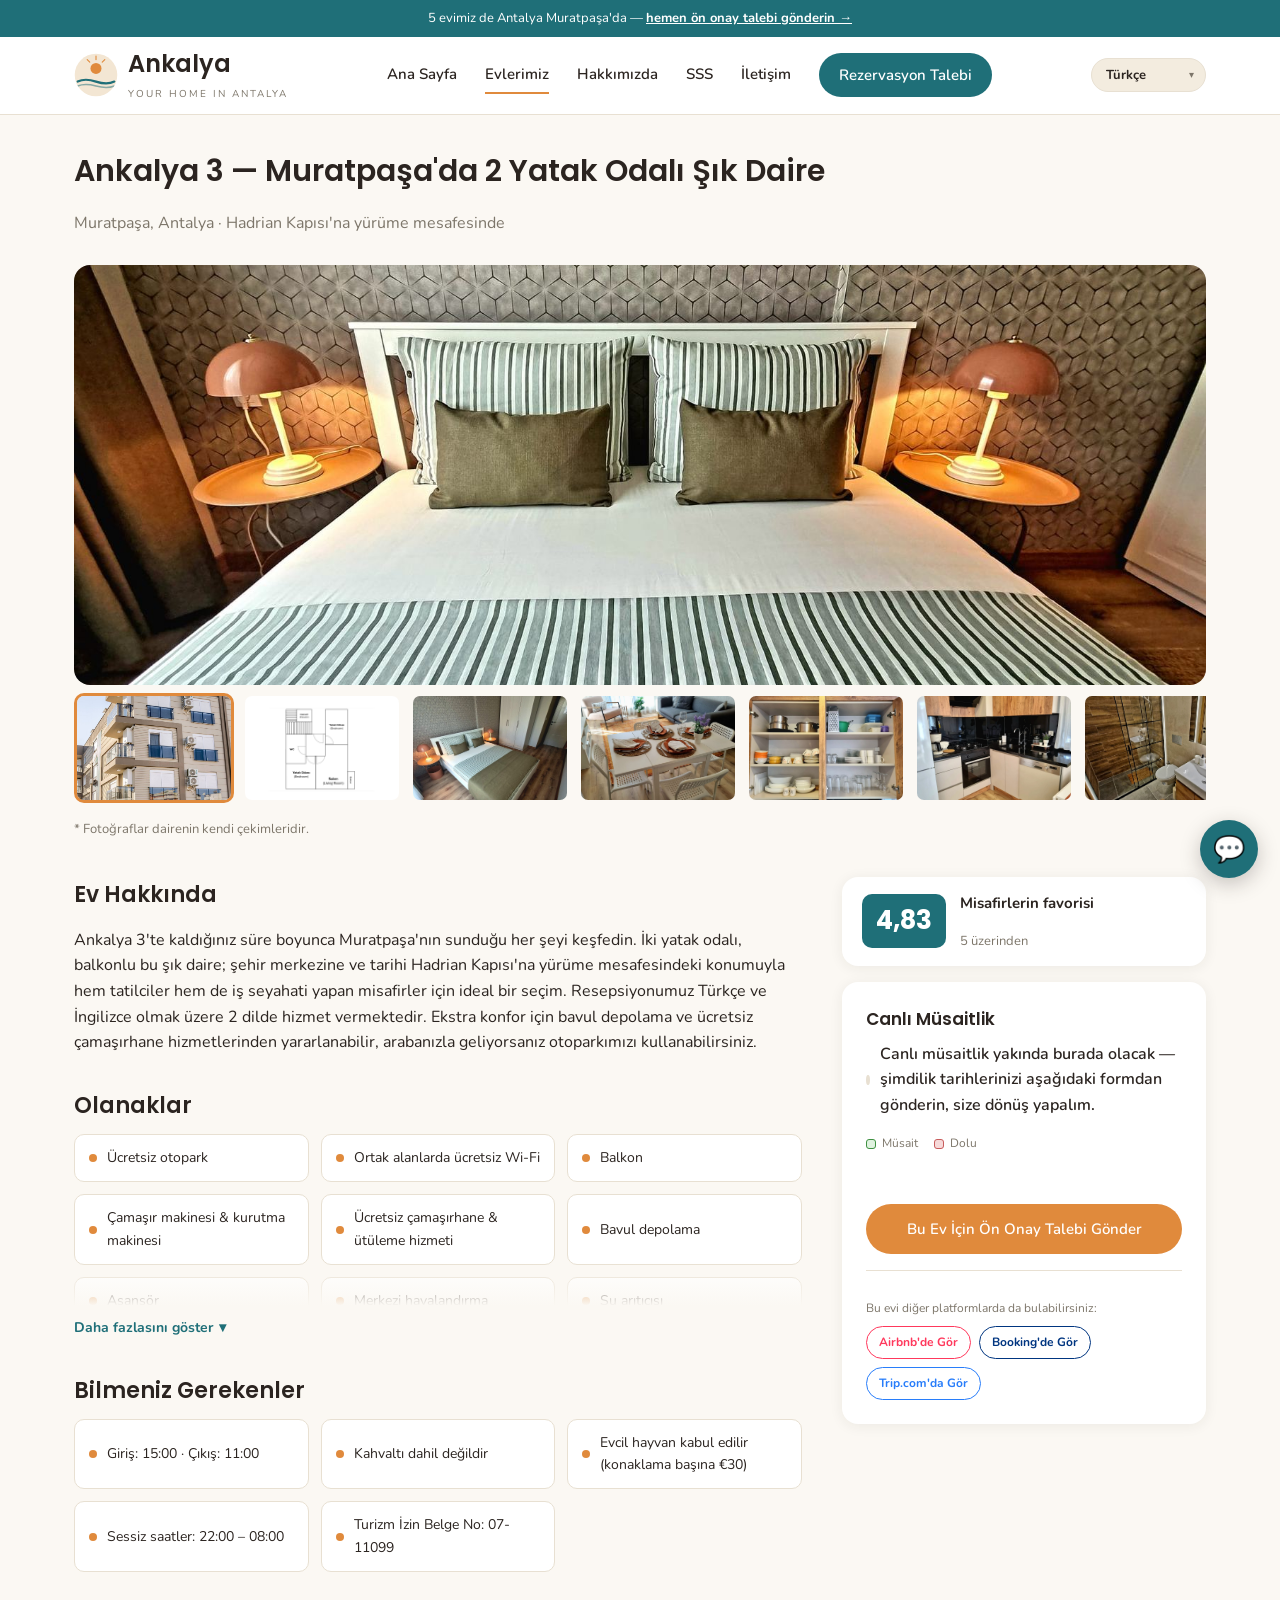
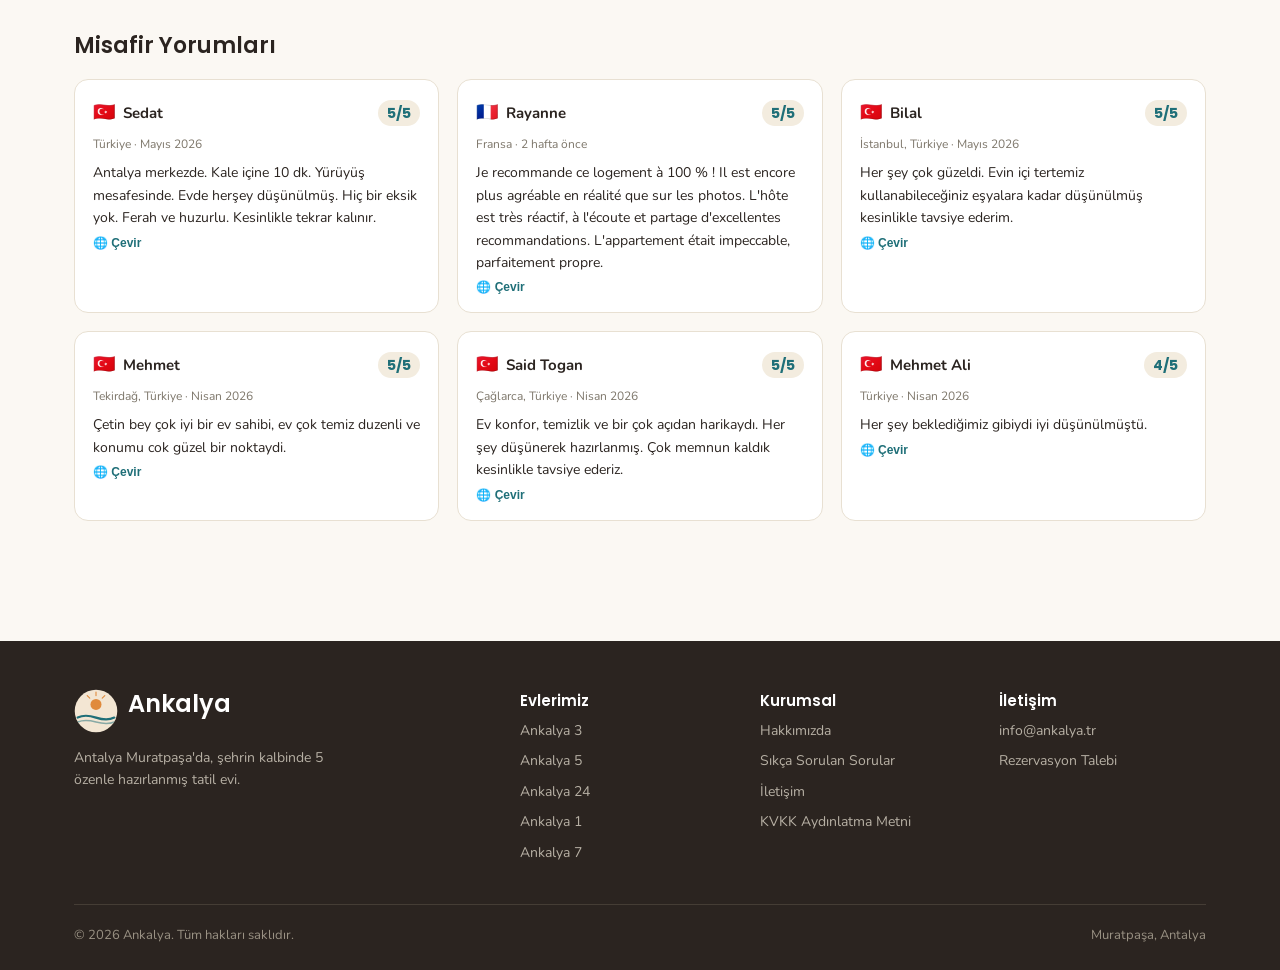
<file: evler/ankalya-3.html>
<!DOCTYPE html>
<html lang="tr">
<head>
<meta charset="UTF-8">
<meta name="viewport" content="width=device-width, initial-scale=1.0">
<title>Ankalya 3 | Muratpaşa'da 2 Yatak Odalı Şık Daire | Ankalya</title>
<meta name="description" content="Ankalya 3, Antalya Muratpaşa'da Hadrian Kapısı'na yürüme mesafesinde, 2 yatak odalı şık ve konforlu bir tatil evi. Canlı müsaitlik ve ön onaylı rezervasyon.">
<link rel="icon" href="../assets/img/logo-mark.svg" type="image/svg+xml">
<link rel="preconnect" href="https://fonts.googleapis.com">
<link href="https://fonts.googleapis.com/css2?family=Poppins:wght@500;600;700&family=Nunito:wght@400;600;700&display=swap" rel="stylesheet">
<link rel="stylesheet" href="../assets/css/style.css">
</head>
<body>

<header class="site-header">
  <div class="promo-bar"><span data-i18n="promo_bar">5 evimiz de Antalya Muratpaşa'da — </span> <a href="../rezervasyon.html"><span data-i18n="promo_cta">hemen ön onay talebi gönderin →</span></a></div>
  <div class="nav-row">
    <a href="../index.html" class="brand">
      <img src="../assets/img/logo-mark.svg" class="brand-mark" alt="Ankalya logosu">
      <div class="brand-text">
        <span class="logo-word">Ankalya</span>
        <span class="tagline">YOUR HOME IN ANTALYA</span>
      </div>
    </a>
    <nav class="nav-links">
      <a href="../index.html" data-i18n="nav_home">Ana Sayfa</a>
      <a href="../evlerimiz.html" class="active" data-i18n="nav_apartments">Evlerimiz</a>
      <a href="../hakkimizda.html" data-i18n="nav_about">Hakkımızda</a>
      <a href="../sss.html" data-i18n="nav_faq">SSS</a>
      <a href="../iletisim.html" data-i18n="nav_contact">İletişim</a>
      <a href="../rezervasyon.html" class="nav-cta" data-i18n="nav_book">Rezervasyon Talebi</a>
    </nav>
    <div class="lang-switch"><select id="lang-select" aria-label="Dil / Language"></select></div>
    <button class="nav-toggle" aria-label="Menü">☰</button>
  </div>
</header>

<section style="padding:32px 0 8px;">
  <div class="container">
    <h1 style="font-size:30px;margin-bottom:4px;">Ankalya 3 — Muratpaşa'da 2 Yatak Odalı Şık Daire</h1>
    <p style="color:var(--gray);margin-bottom:20px;">Muratpaşa, Antalya · Hadrian Kapısı'na yürüme mesafesinde</p>
  </div>
</section>

<section>
  <div class="container">
    <div class="gallery-hero">
      <a href="../assets/img/anka3/anka3-kapak.jpg" target="_blank">
        <img src="../assets/img/anka3/anka3-kapak.jpg" alt="Ankalya 3 - genel görünüm">
      </a>
    </div>
    <div class="gallery-scroll">
      <button type="button" class="thumb active" data-full="../assets/img/anka3/anka3-bina.jpg"><img src="../assets/img/anka3/anka3-bina.jpg" alt="Ankalya 3 - bina görünümü"></button>
      <button type="button" class="thumb" data-full="../assets/img/anka3/anka3-katplani.jpg"><img src="../assets/img/anka3/anka3-katplani.jpg" alt="Ankalya 3 - kat planı" style="object-fit:contain;background:#fff;"></button>
      <button type="button" class="thumb" data-full="../assets/img/anka3/anka3-15.jpg"><img src="../assets/img/anka3/anka3-15.jpg" alt="Ankalya 3 - iç mekan"></button>
      <button type="button" class="thumb" data-full="../assets/img/anka3/anka3-01.jpg"><img src="../assets/img/anka3/anka3-01.jpg" alt="Ankalya 3 - iç mekan"></button>
      <button type="button" class="thumb" data-full="../assets/img/anka3/anka3-02.jpg"><img src="../assets/img/anka3/anka3-02.jpg" alt="Ankalya 3 - iç mekan"></button>
      <button type="button" class="thumb" data-full="../assets/img/anka3/anka3-03.jpg"><img src="../assets/img/anka3/anka3-03.jpg" alt="Ankalya 3 - iç mekan"></button>
      <button type="button" class="thumb" data-full="../assets/img/anka3/anka3-04.jpg"><img src="../assets/img/anka3/anka3-04.jpg" alt="Ankalya 3 - iç mekan"></button>
      <button type="button" class="thumb" data-full="../assets/img/anka3/anka3-05.jpg"><img src="../assets/img/anka3/anka3-05.jpg" alt="Ankalya 3 - iç mekan"></button>
      <button type="button" class="thumb" data-full="../assets/img/anka3/anka3-06.jpg"><img src="../assets/img/anka3/anka3-06.jpg" alt="Ankalya 3 - iç mekan"></button>
      <button type="button" class="thumb" data-full="../assets/img/anka3/anka3-07.jpg"><img src="../assets/img/anka3/anka3-07.jpg" alt="Ankalya 3 - iç mekan"></button>
      <button type="button" class="thumb" data-full="../assets/img/anka3/anka3-08.jpg"><img src="../assets/img/anka3/anka3-08.jpg" alt="Ankalya 3 - iç mekan"></button>
      <button type="button" class="thumb" data-full="../assets/img/anka3/anka3-09.jpg"><img src="../assets/img/anka3/anka3-09.jpg" alt="Ankalya 3 - iç mekan"></button>
      <button type="button" class="thumb" data-full="../assets/img/anka3/anka3-10.jpg"><img src="../assets/img/anka3/anka3-10.jpg" alt="Ankalya 3 - iç mekan"></button>
      <button type="button" class="thumb" data-full="../assets/img/anka3/anka3-11.jpg"><img src="../assets/img/anka3/anka3-11.jpg" alt="Ankalya 3 - iç mekan"></button>
      <button type="button" class="thumb" data-full="../assets/img/anka3/anka3-12.jpg"><img src="../assets/img/anka3/anka3-12.jpg" alt="Ankalya 3 - iç mekan"></button>
      <button type="button" class="thumb" data-full="../assets/img/anka3/anka3-13.jpg"><img src="../assets/img/anka3/anka3-13.jpg" alt="Ankalya 3 - iç mekan"></button>
      <button type="button" class="thumb" data-full="../assets/img/anka3/anka3-14.jpg"><img src="../assets/img/anka3/anka3-14.jpg" alt="Ankalya 3 - iç mekan"></button>
      <button type="button" class="thumb" data-full="../assets/img/anka3/anka3-16.jpg"><img src="../assets/img/anka3/anka3-16.jpg" alt="Ankalya 3 - iç mekan"></button>
      <button type="button" class="thumb" data-full="../assets/img/anka3/anka3-17.jpg"><img src="../assets/img/anka3/anka3-17.jpg" alt="Ankalya 3 - iç mekan"></button>
      <button type="button" class="thumb" data-full="../assets/img/anka3/anka3-18.jpg"><img src="../assets/img/anka3/anka3-18.jpg" alt="Ankalya 3 - iç mekan"></button>
      <button type="button" class="thumb" data-full="../assets/img/anka3/anka3-19.jpg"><img src="../assets/img/anka3/anka3-19.jpg" alt="Ankalya 3 - iç mekan"></button>
      <button type="button" class="thumb" data-full="../assets/img/anka3/anka3-20.jpg"><img src="../assets/img/anka3/anka3-20.jpg" alt="Ankalya 3 - iç mekan"></button>
      <button type="button" class="thumb" data-full="../assets/img/anka3/anka3-21.jpg"><img src="../assets/img/anka3/anka3-21.jpg" alt="Ankalya 3 - iç mekan"></button>
      <button type="button" class="thumb" data-full="../assets/img/anka3/anka3-22.jpg"><img src="../assets/img/anka3/anka3-22.jpg" alt="Ankalya 3 - iç mekan"></button>
      <button type="button" class="thumb" data-full="../assets/img/anka3/anka3-23.jpg"><img src="../assets/img/anka3/anka3-23.jpg" alt="Ankalya 3 - iç mekan"></button>
      <button type="button" class="thumb" data-full="../assets/img/shared/bebek-yatak.jpg"><img src="../assets/img/shared/bebek-yatak.jpg" alt="Ankalya 3 - bebek karyolası ve mama sandalyesi"></button>
    </div>
    <p class="form-note" style="margin-top:8px;">* Fotoğraflar dairenin kendi çekimleridir.</p>
  </div>
</section>

<section class="section" style="padding-top:24px;">
  <div class="container" style="display:grid;grid-template-columns:2fr 1fr;gap:40px;align-items:start;">
  <div>
    <h2 style="font-size:22px;" data-i18n="section_about_home">Ev Hakkında</h2>
    <p>Ankalya 3'te kaldığınız süre boyunca Muratpaşa'nın sunduğu her şeyi keşfedin. İki yatak odalı, balkonlu bu şık daire; şehir merkezine ve tarihi Hadrian Kapısı'na yürüme mesafesindeki konumuyla hem tatilciler hem de iş seyahati yapan misafirler için ideal bir seçim. Resepsiyonumuz Türkçe ve İngilizce olmak üzere 2 dilde hizmet vermektedir. Ekstra konfor için bavul depolama ve ücretsiz çamaşırhane hizmetlerinden yararlanabilir, arabanızla geliyorsanız otoparkımızı kullanabilirsiniz.</p>

    <h2 style="font-size:22px;margin-top:32px;"><span data-i18n="section_amenities">Olanaklar</span></h2>
    <div class="amenity-wrap" id="amenities-wrap">
    <div class="amenity-grid">
      <div class="amenity-item"><span class="dot"></span> Ücretsiz otopark</div>
      <div class="amenity-item"><span class="dot"></span> Ortak alanlarda ücretsiz Wi-Fi</div>
      <div class="amenity-item"><span class="dot"></span> Balkon</div>
      <div class="amenity-item"><span class="dot"></span> Çamaşır makinesi &amp; kurutma makinesi</div>
      <div class="amenity-item"><span class="dot"></span> Ücretsiz çamaşırhane &amp; ütüleme hizmeti</div>
      <div class="amenity-item"><span class="dot"></span> Bavul depolama</div>
      <div class="amenity-item"><span class="dot"></span> Asansör</div>
      <div class="amenity-item"><span class="dot"></span> Merkezi havalandırma</div>
      <div class="amenity-item"><span class="dot"></span> Su arıtıcısı</div>
      <div class="amenity-item"><span class="dot"></span> Çocuk oyuncakları &amp; masa oyunları</div>
      <div class="amenity-item"><span class="dot"></span> Bebek karyolası ve mama sandalyesi (talep üzerine)</div>
      <div class="amenity-item"><span class="dot"></span> İlk yardım seti, yangın söndürücü, duman dedektörü</div>
      <div class="amenity-item"><span class="dot"></span> Ortak alanlarda güvenlik kamerası</div>
    </div>
    </div>
    <button class="amenity-toggle-btn" data-target="amenities-wrap"><span class="label">Daha fazlasını göster</span> <span class="chev">▾</span></button>

    <h2 style="font-size:22px;margin-top:32px;"><span data-i18n="section_know_before">Bilmeniz Gerekenler</span></h2>
    <div class="amenity-grid">
      <div class="amenity-item"><span class="dot"></span> Giriş: 15:00 · Çıkış: 11:00</div>
      <div class="amenity-item"><span class="dot"></span> Kahvaltı dahil değildir</div>
      <div class="amenity-item"><span class="dot"></span> Evcil hayvan kabul edilir (konaklama başına €30)</div>
      <div class="amenity-item"><span class="dot"></span> Sessiz saatler: 22:00 – 08:00</div>
      <div class="amenity-item"><span class="dot"></span> Turizm İzin Belge No: 07-11099</div>
    </div>
  </div>

  <aside>
    <div class="review-badge" onclick="document.getElementById('reviews-section').scrollIntoView({behavior:'smooth'})"><div class="rb-score">4,83</div><div class="rb-text"><strong>Misafirlerin favorisi</strong><br>5 üzerinden</div></div>
    <div class="avail-card">
      <h3 style="font-size:17px;"><span data-i18n="section_availability">Canlı Müsaitlik</span></h3>
      <div id="avail-widget" data-apt="ankalya-3">
        <div class="avail-status"><span class="avail-dot loading"></span> <span data-i18n="loading">Yükleniyor...</span></div>
        <div id="avail-calendar"></div>
        <div class="avail-legend">
          <span><span class="sw sw-free"></span> <span data-i18n="legend_free">Müsait</span></span>
          <span><span class="sw sw-busy"></span> <span data-i18n="legend_busy">Dolu</span></span>
        </div>
        <div class="avail-selected"></div>
      </div>
      <a href="../rezervasyon.html?apt=ankalya-3" id="avail-cta" class="btn btn-primary" style="width:100%;text-align:center;margin-top:18px;"><span data-i18n="btn_send_request">Bu Ev İçin Ön Onay Talebi Gönder</span></a>
      <div class="ota-links">
        <p class="ota-label">Bu evi diğer platformlarda da bulabilirsiniz:</p>
        <div class="ota-buttons">
        <a href="https://airbnb.com/h/anka3" target="_blank" rel="noopener" class="ota-btn ota-airbnb">Airbnb'de Gör</a>
        <a href="https://www.booking.com/hotel/tr/anka-3.tr.html" target="_blank" rel="noopener" class="ota-btn ota-booking">Booking'de Gör</a>
        <a href="https://www.trip.com/w/eiqeOCLrDV2" target="_blank" rel="noopener" class="ota-btn ota-trip">Trip.com'da Gör</a>
        </div>
      </div>
    
    </div>
  </aside>
  </div>
</section>


<section class="section" style="padding-top:0;" id="reviews-section">
  <div class="container">
    <h2 style="font-size:22px;margin-bottom:16px;"><span data-i18n="section_reviews">Misafir Yorumları</span></h2>
    <div class="review-grid">
      <div class="review-card">
        <div class="rhead">
          <div class="reviewer"><span class="flag">🇹🇷</span> Sedat</div>
          <div class="rscore">5/5</div>
        </div>
        <div class="rmeta">Türkiye · Mayıs 2026</div>
        <div class="rtext">Antalya merkezde. Kale içine 10 dk. Yürüyüş mesafesinde. Evde herşey düşünülmüş. Hiç bir eksik yok. Ferah ve huzurlu. Kesinlikle tekrar kalınır.</div>
      </div>
      <div class="review-card">
        <div class="rhead">
          <div class="reviewer"><span class="flag">🇫🇷</span> Rayanne</div>
          <div class="rscore">5/5</div>
        </div>
        <div class="rmeta">Fransa · 2 hafta önce</div>
        <div class="rtext">Je recommande ce logement à 100 % ! Il est encore plus agréable en réalité que sur les photos. L'hôte est très réactif, à l'écoute et partage d'excellentes recommandations. L'appartement était impeccable, parfaitement propre.</div>
      </div>
      <div class="review-card">
        <div class="rhead">
          <div class="reviewer"><span class="flag">🇹🇷</span> Bilal</div>
          <div class="rscore">5/5</div>
        </div>
        <div class="rmeta">İstanbul, Türkiye · Mayıs 2026</div>
        <div class="rtext">Her şey çok güzeldi. Evin içi tertemiz kullanabileceğiniz eşyalara kadar düşünülmüş kesinlikle tavsiye ederim.</div>
      </div>
      <div class="review-card">
        <div class="rhead">
          <div class="reviewer"><span class="flag">🇹🇷</span> Mehmet</div>
          <div class="rscore">5/5</div>
        </div>
        <div class="rmeta">Tekirdağ, Türkiye · Nisan 2026</div>
        <div class="rtext">Çetin bey çok iyi bir ev sahibi, ev çok temiz duzenli ve konumu cok güzel bir noktaydi.</div>
      </div>
      <div class="review-card">
        <div class="rhead">
          <div class="reviewer"><span class="flag">🇹🇷</span> Sai̇d Togan</div>
          <div class="rscore">5/5</div>
        </div>
        <div class="rmeta">Çağlarca, Türkiye · Nisan 2026</div>
        <div class="rtext">Ev konfor, temizlik ve bir çok açıdan harikaydı. Her şey düşünerek hazırlanmış. Çok memnun kaldık kesinlikle tavsiye ederiz.</div>
      </div>
      <div class="review-card">
        <div class="rhead">
          <div class="reviewer"><span class="flag">🇹🇷</span> Mehmet Ali</div>
          <div class="rscore">4/5</div>
        </div>
        <div class="rmeta">Türkiye · Nisan 2026</div>
        <div class="rtext">Her şey beklediğimiz gibiydi iyi düşünülmüştü.</div>
      </div>
    </div>
  </div>
</section>

<footer class="site-footer">
  <div class="container">
    <div class="footer-grid">
      <div>
        <div class="brand" style="margin-bottom:14px;">
          <img src="../assets/img/logo-mark.svg" class="brand-mark" alt="Ankalya logosu">
          <div class="brand-text"><span class="logo-word" style="color:#fff;">Ankalya</span></div>
        </div>
        <p style="color:#b7b0a4;font-size:14px;max-width:280px;" data-i18n="footer_desc">Antalya Muratpaşa'da, şehrin kalbinde 5 özenle hazırlanmış tatil evi.</p>
      </div>
      <div>
        <h4 data-i18n="footer_apartments">Evlerimiz</h4>
        <a href="ankalya-3.html">Ankalya 3</a>
        <a href="ankalya-5.html">Ankalya 5</a>
        <a href="ankalya-24.html">Ankalya 24</a>
        <a href="ankalya-1.html">Ankalya 1</a>
        <a href="ankalya-7.html">Ankalya 7</a>
      </div>
      <div>
        <h4 data-i18n="footer_corporate">Kurumsal</h4>
        <a href="../hakkimizda.html" data-i18n="nav_about">Hakkımızda</a>
        <a href="../sss.html">Sıkça Sorulan Sorular</a>
        <a href="../iletisim.html" data-i18n="nav_contact">İletişim</a>
        <a href="../gizlilik.html">KVKK Aydınlatma Metni</a>
      </div>
      <div>
        <h4 data-i18n="footer_contact">İletişim</h4>
        <a href="mailto:info@ankalya.tr">info@ankalya.tr</a>
        <a href="../rezervasyon.html" data-i18n="nav_book">Rezervasyon Talebi</a>
      </div>
    </div>
    <div class="footer-bottom">
      <span data-i18n="footer_copyright">&copy; 2026 Ankalya. Tüm hakları saklıdır.</span>
      <span>Muratpaşa, Antalya</span>
    </div>
  </div>
</footer>

<script src="../assets/js/i18n.js"></script>
<script src="../assets/js/main.js"></script>
</body>
</html>
</file>
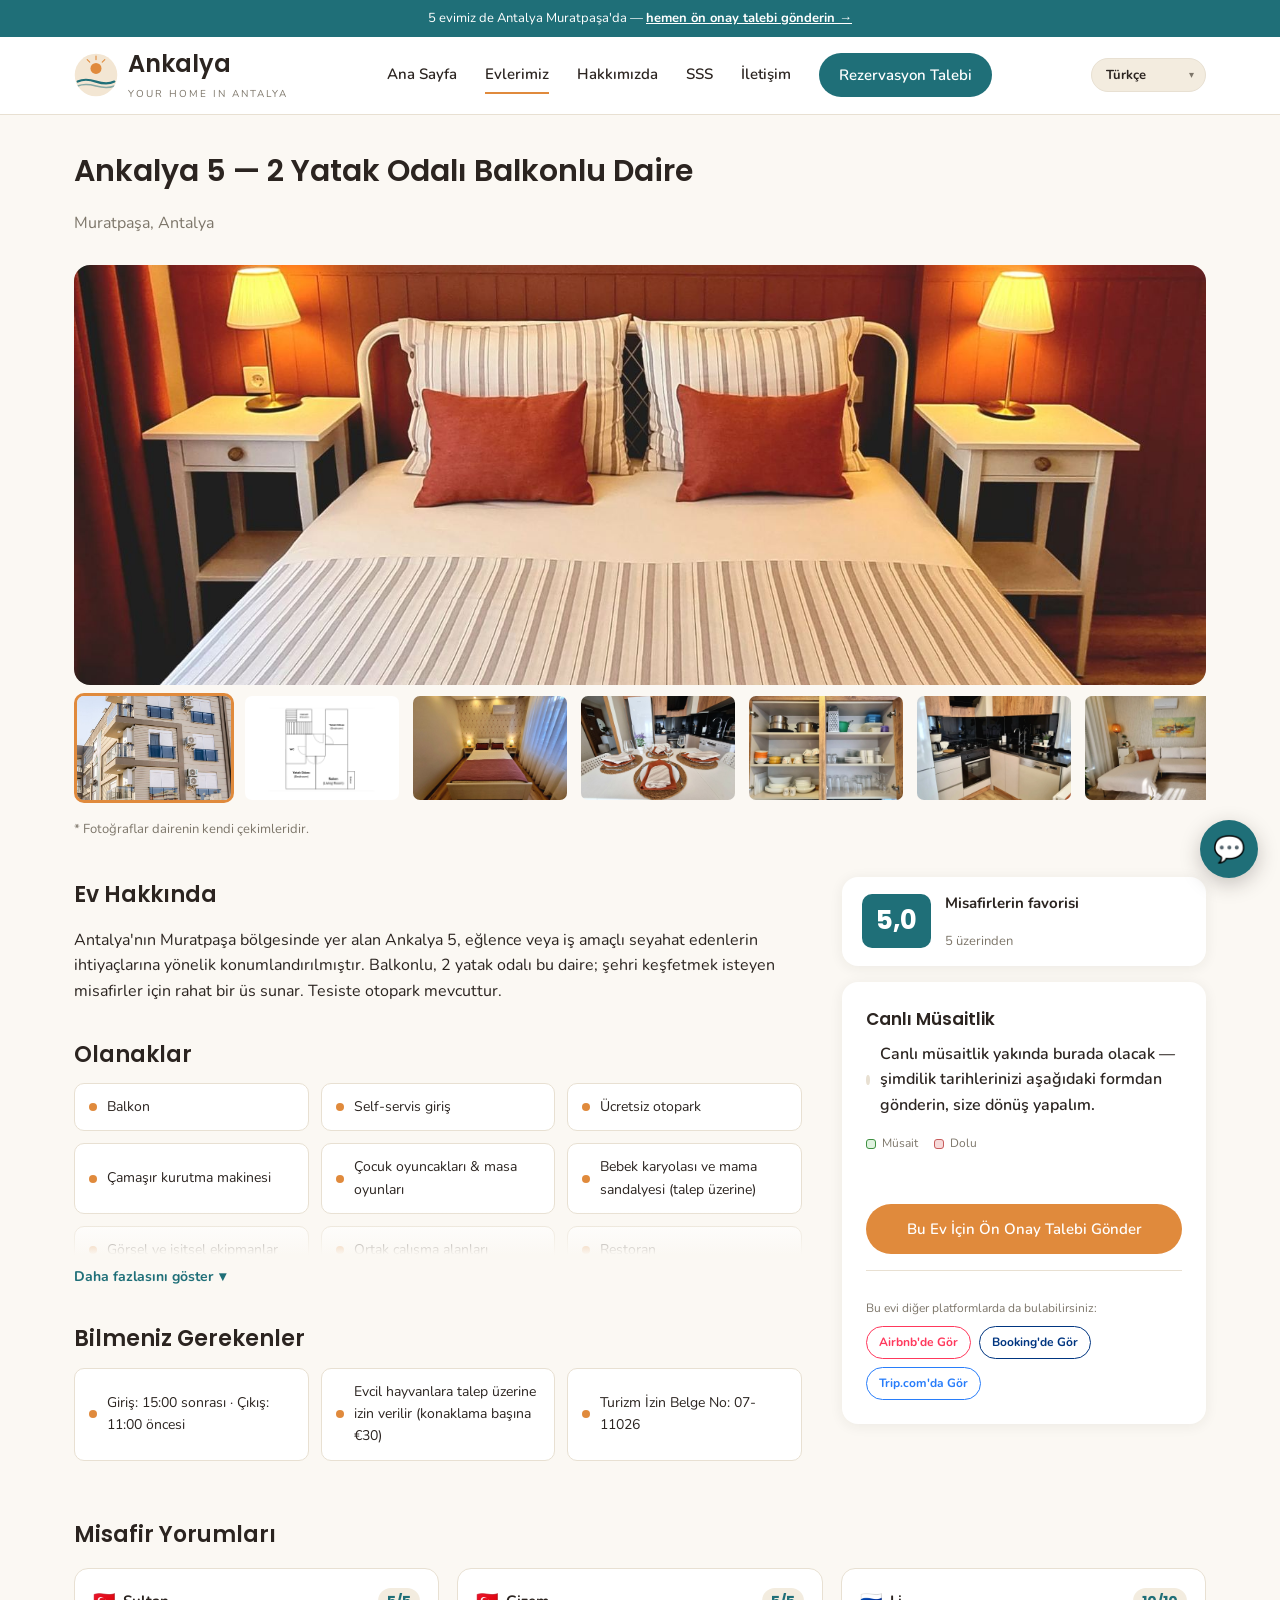
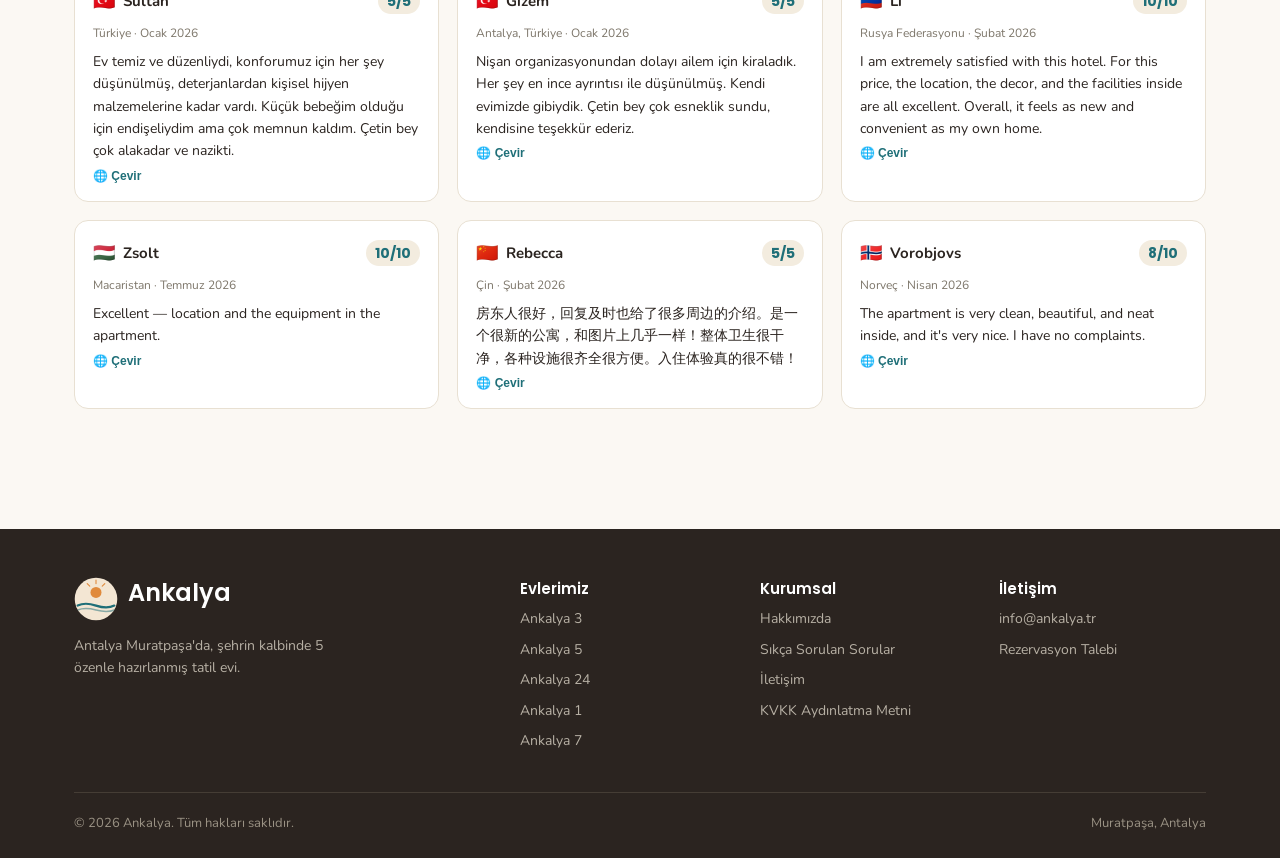
<file: evler/ankalya-5.html>
<!DOCTYPE html>
<html lang="tr">
<head>
<meta charset="UTF-8">
<meta name="viewport" content="width=device-width, initial-scale=1.0">
<title>Ankalya 5 | 2 Yatak Odalı Daire | Ankalya</title>
<meta name="description" content="Ankalya 5, Antalya Muratpaşa'da 2 yatak odalı balkonlu bir tatil dairesi. Canlı müsaitlik ve ön onaylı rezervasyon.">
<link rel="icon" href="../assets/img/logo-mark.svg" type="image/svg+xml">
<link rel="preconnect" href="https://fonts.googleapis.com">
<link href="https://fonts.googleapis.com/css2?family=Poppins:wght@500;600;700&family=Nunito:wght@400;600;700&display=swap" rel="stylesheet">
<link rel="stylesheet" href="../assets/css/style.css">
</head>
<body>

<header class="site-header">
  <div class="promo-bar"><span data-i18n="promo_bar">5 evimiz de Antalya Muratpaşa'da — </span> <a href="../rezervasyon.html"><span data-i18n="promo_cta">hemen ön onay talebi gönderin →</span></a></div>
  <div class="nav-row">
    <a href="../index.html" class="brand">
      <img src="../assets/img/logo-mark.svg" class="brand-mark" alt="Ankalya logosu">
      <div class="brand-text">
        <span class="logo-word">Ankalya</span>
        <span class="tagline">YOUR HOME IN ANTALYA</span>
      </div>
    </a>
    <nav class="nav-links">
      <a href="../index.html" data-i18n="nav_home">Ana Sayfa</a>
      <a href="../evlerimiz.html" class="active" data-i18n="nav_apartments">Evlerimiz</a>
      <a href="../hakkimizda.html" data-i18n="nav_about">Hakkımızda</a>
      <a href="../sss.html" data-i18n="nav_faq">SSS</a>
      <a href="../iletisim.html" data-i18n="nav_contact">İletişim</a>
      <a href="../rezervasyon.html" class="nav-cta" data-i18n="nav_book">Rezervasyon Talebi</a>
    </nav>
    <div class="lang-switch"><select id="lang-select" aria-label="Dil / Language"></select></div>
    <button class="nav-toggle" aria-label="Menü">☰</button>
  </div>
</header>

<section style="padding:32px 0 8px;">
  <div class="container">
    <h1 style="font-size:30px;margin-bottom:4px;">Ankalya 5 — 2 Yatak Odalı Balkonlu Daire</h1>
    <p style="color:var(--gray);margin-bottom:20px;">Muratpaşa, Antalya</p>
  </div>
</section>

<section>
  <div class="container">
    <div class="gallery-hero">
      <a href="../assets/img/anka5/anka5-kapak.jpg" target="_blank">
        <img src="../assets/img/anka5/anka5-kapak.jpg" alt="Ankalya 5 - genel görünüm">
      </a>
    </div>
    <div class="gallery-scroll">
      <button type="button" class="thumb active" data-full="../assets/img/anka5/anka5-bina.jpg"><img src="../assets/img/anka5/anka5-bina.jpg" alt="Ankalya 5 - bina görünümü"></button>
      <button type="button" class="thumb" data-full="../assets/img/anka5/anka5-katplani.jpg"><img src="../assets/img/anka5/anka5-katplani.jpg" alt="Ankalya 5 - kat planı" style="object-fit:contain;background:#fff;"></button>
      <button type="button" class="thumb" data-full="../assets/img/anka5/anka5-15.jpg"><img src="../assets/img/anka5/anka5-15.jpg" alt="Ankalya 5 - iç mekan"></button>
      <button type="button" class="thumb" data-full="../assets/img/anka5/anka5-01.jpg"><img src="../assets/img/anka5/anka5-01.jpg" alt="Ankalya 5 - iç mekan"></button>
      <button type="button" class="thumb" data-full="../assets/img/anka5/anka5-02.jpg"><img src="../assets/img/anka5/anka5-02.jpg" alt="Ankalya 5 - iç mekan"></button>
      <button type="button" class="thumb" data-full="../assets/img/anka5/anka5-03.jpg"><img src="../assets/img/anka5/anka5-03.jpg" alt="Ankalya 5 - iç mekan"></button>
      <button type="button" class="thumb" data-full="../assets/img/anka5/anka5-04.jpg"><img src="../assets/img/anka5/anka5-04.jpg" alt="Ankalya 5 - iç mekan"></button>
      <button type="button" class="thumb" data-full="../assets/img/anka5/anka5-05.jpg"><img src="../assets/img/anka5/anka5-05.jpg" alt="Ankalya 5 - iç mekan"></button>
      <button type="button" class="thumb" data-full="../assets/img/anka5/anka5-06.jpg"><img src="../assets/img/anka5/anka5-06.jpg" alt="Ankalya 5 - iç mekan"></button>
      <button type="button" class="thumb" data-full="../assets/img/anka5/anka5-07.jpg"><img src="../assets/img/anka5/anka5-07.jpg" alt="Ankalya 5 - iç mekan"></button>
      <button type="button" class="thumb" data-full="../assets/img/anka5/anka5-08.jpg"><img src="../assets/img/anka5/anka5-08.jpg" alt="Ankalya 5 - iç mekan"></button>
      <button type="button" class="thumb" data-full="../assets/img/anka5/anka5-09.jpg"><img src="../assets/img/anka5/anka5-09.jpg" alt="Ankalya 5 - iç mekan"></button>
      <button type="button" class="thumb" data-full="../assets/img/anka5/anka5-10.jpg"><img src="../assets/img/anka5/anka5-10.jpg" alt="Ankalya 5 - iç mekan"></button>
      <button type="button" class="thumb" data-full="../assets/img/anka5/anka5-11.jpg"><img src="../assets/img/anka5/anka5-11.jpg" alt="Ankalya 5 - iç mekan"></button>
      <button type="button" class="thumb" data-full="../assets/img/anka5/anka5-12.jpg"><img src="../assets/img/anka5/anka5-12.jpg" alt="Ankalya 5 - iç mekan"></button>
      <button type="button" class="thumb" data-full="../assets/img/anka5/anka5-13.jpg"><img src="../assets/img/anka5/anka5-13.jpg" alt="Ankalya 5 - iç mekan"></button>
      <button type="button" class="thumb" data-full="../assets/img/anka5/anka5-14.jpg"><img src="../assets/img/anka5/anka5-14.jpg" alt="Ankalya 5 - iç mekan"></button>
      <button type="button" class="thumb" data-full="../assets/img/anka5/anka5-16.jpg"><img src="../assets/img/anka5/anka5-16.jpg" alt="Ankalya 5 - iç mekan"></button>
      <button type="button" class="thumb" data-full="../assets/img/anka5/anka5-17.jpg"><img src="../assets/img/anka5/anka5-17.jpg" alt="Ankalya 5 - iç mekan"></button>
      <button type="button" class="thumb" data-full="../assets/img/anka5/anka5-18.jpg"><img src="../assets/img/anka5/anka5-18.jpg" alt="Ankalya 5 - iç mekan"></button>
      <button type="button" class="thumb" data-full="../assets/img/anka5/anka5-19.jpg"><img src="../assets/img/anka5/anka5-19.jpg" alt="Ankalya 5 - iç mekan"></button>
      <button type="button" class="thumb" data-full="../assets/img/anka5/anka5-20.jpg"><img src="../assets/img/anka5/anka5-20.jpg" alt="Ankalya 5 - iç mekan"></button>
      <button type="button" class="thumb" data-full="../assets/img/shared/bebek-yatak.jpg"><img src="../assets/img/shared/bebek-yatak.jpg" alt="Ankalya 5 - bebek karyolası ve mama sandalyesi"></button>
    </div>
    <p class="form-note" style="margin-top:8px;">* Fotoğraflar dairenin kendi çekimleridir.</p>
  </div>
</section>

<section class="section" style="padding-top:24px;">
  <div class="container" style="display:grid;grid-template-columns:2fr 1fr;gap:40px;align-items:start;">
  <div>
    <h2 style="font-size:22px;" data-i18n="section_about_home">Ev Hakkında</h2>
    <p>Antalya'nın Muratpaşa bölgesinde yer alan Ankalya 5, eğlence veya iş amaçlı seyahat edenlerin ihtiyaçlarına yönelik konumlandırılmıştır. Balkonlu, 2 yatak odalı bu daire; şehri keşfetmek isteyen misafirler için rahat bir üs sunar. Tesiste otopark mevcuttur.</p>

    <h2 style="font-size:22px;margin-top:32px;"><span data-i18n="section_amenities">Olanaklar</span></h2>
    <div class="amenity-wrap" id="amenities-wrap">
    <div class="amenity-grid">
      <div class="amenity-item"><span class="dot"></span> Balkon</div>
      <div class="amenity-item"><span class="dot"></span> Self-servis giriş</div>
      <div class="amenity-item"><span class="dot"></span> Ücretsiz otopark</div>
      <div class="amenity-item"><span class="dot"></span> Çamaşır kurutma makinesi</div>
      <div class="amenity-item"><span class="dot"></span> Çocuk oyuncakları &amp; masa oyunları</div>
      <div class="amenity-item"><span class="dot"></span> Bebek karyolası ve mama sandalyesi (talep üzerine)</div>
      <div class="amenity-item"><span class="dot"></span> Görsel ve işitsel ekipmanlar</div>
      <div class="amenity-item"><span class="dot"></span> Ortak çalışma alanları</div>
      <div class="amenity-item"><span class="dot"></span> Restoran</div>
    </div>
    </div>
    <button class="amenity-toggle-btn" data-target="amenities-wrap"><span class="label">Daha fazlasını göster</span> <span class="chev">▾</span></button>

    <h2 style="font-size:22px;margin-top:32px;"><span data-i18n="section_know_before">Bilmeniz Gerekenler</span></h2>
    <div class="amenity-grid">
      <div class="amenity-item"><span class="dot"></span> Giriş: 15:00 sonrası · Çıkış: 11:00 öncesi</div>
      <div class="amenity-item"><span class="dot"></span> Evcil hayvanlara talep üzerine izin verilir (konaklama başına €30)</div>
      <div class="amenity-item"><span class="dot"></span> Turizm İzin Belge No: 07-11026</div>
    </div>
  </div>

  <aside>
    <div class="review-badge" onclick="document.getElementById('reviews-section').scrollIntoView({behavior:'smooth'})"><div class="rb-score">5,0</div><div class="rb-text"><strong>Misafirlerin favorisi</strong><br>5 üzerinden</div></div>
    <div class="avail-card">
      <h3 style="font-size:17px;"><span data-i18n="section_availability">Canlı Müsaitlik</span></h3>
      <div id="avail-widget" data-apt="ankalya-5">
        <div class="avail-status"><span class="avail-dot loading"></span> <span data-i18n="loading">Yükleniyor...</span></div>
        <div id="avail-calendar"></div>
        <div class="avail-legend">
          <span><span class="sw sw-free"></span> <span data-i18n="legend_free">Müsait</span></span>
          <span><span class="sw sw-busy"></span> <span data-i18n="legend_busy">Dolu</span></span>
        </div>
        <div class="avail-selected"></div>
      </div>
      <a href="../rezervasyon.html?apt=ankalya-5" id="avail-cta" class="btn btn-primary" style="width:100%;text-align:center;margin-top:18px;"><span data-i18n="btn_send_request">Bu Ev İçin Ön Onay Talebi Gönder</span></a>
      <div class="ota-links">
        <p class="ota-label">Bu evi diğer platformlarda da bulabilirsiniz:</p>
        <div class="ota-buttons">
        <a href="https://airbnb.com/h/anka5" target="_blank" rel="noopener" class="ota-btn ota-airbnb">Airbnb'de Gör</a>
        <a href="https://www.booking.com/hotel/tr/2-bedroom-cozy-apartment.tr.html" target="_blank" rel="noopener" class="ota-btn ota-booking">Booking'de Gör</a>
        <a href="https://www.trip.com/w/RxWQI4TrDV2" target="_blank" rel="noopener" class="ota-btn ota-trip">Trip.com'da Gör</a>
        </div>
      </div>
    
    </div>
  </aside>
  </div>
</section>


<section class="section" style="padding-top:0;" id="reviews-section">
  <div class="container">
    <h2 style="font-size:22px;margin-bottom:16px;"><span data-i18n="section_reviews">Misafir Yorumları</span></h2>
    <div class="review-grid">
      <div class="review-card">
        <div class="rhead">
          <div class="reviewer"><span class="flag">🇹🇷</span> Sultan</div>
          <div class="rscore">5/5</div>
        </div>
        <div class="rmeta">Türkiye · Ocak 2026</div>
        <div class="rtext">Ev temiz ve düzenliydi, konforumuz için her şey düşünülmüş, deterjanlardan kişisel hijyen malzemelerine kadar vardı. Küçük bebeğim olduğu için endişeliydim ama çok memnun kaldım. Çetin bey çok alakadar ve nazikti.</div>
      </div>
      <div class="review-card">
        <div class="rhead">
          <div class="reviewer"><span class="flag">🇹🇷</span> Gizem</div>
          <div class="rscore">5/5</div>
        </div>
        <div class="rmeta">Antalya, Türkiye · Ocak 2026</div>
        <div class="rtext">Nişan organizasyonundan dolayı ailem için kiraladık. Her şey en ince ayrıntısı ile düşünülmüş. Kendi evimizde gibiydik. Çetin bey çok esneklik sundu, kendisine teşekkür ederiz.</div>
      </div>
      <div class="review-card">
        <div class="rhead">
          <div class="reviewer"><span class="flag">🇷🇺</span> Li</div>
          <div class="rscore">10/10</div>
        </div>
        <div class="rmeta">Rusya Federasyonu · Şubat 2026</div>
        <div class="rtext">I am extremely satisfied with this hotel. For this price, the location, the decor, and the facilities inside are all excellent. Overall, it feels as new and convenient as my own home.</div>
      </div>
      <div class="review-card">
        <div class="rhead">
          <div class="reviewer"><span class="flag">🇭🇺</span> Zsolt</div>
          <div class="rscore">10/10</div>
        </div>
        <div class="rmeta">Macaristan · Temmuz 2026</div>
        <div class="rtext">Excellent — location and the equipment in the apartment.</div>
      </div>
      <div class="review-card">
        <div class="rhead">
          <div class="reviewer"><span class="flag">🇨🇳</span> Rebecca</div>
          <div class="rscore">5/5</div>
        </div>
        <div class="rmeta">Çin · Şubat 2026</div>
        <div class="rtext">房东人很好，回复及时也给了很多周边的介绍。是一个很新的公寓，和图片上几乎一样！整体卫生很干净，各种设施很齐全很方便。入住体验真的很不错！</div>
      </div>
      <div class="review-card">
        <div class="rhead">
          <div class="reviewer"><span class="flag">🇳🇴</span> Vorobjovs</div>
          <div class="rscore">8/10</div>
        </div>
        <div class="rmeta">Norveç · Nisan 2026</div>
        <div class="rtext">The apartment is very clean, beautiful, and neat inside, and it's very nice. I have no complaints.</div>
      </div>
    </div>
  </div>
</section>

<footer class="site-footer">
  <div class="container">
    <div class="footer-grid">
      <div>
        <div class="brand" style="margin-bottom:14px;">
          <img src="../assets/img/logo-mark.svg" class="brand-mark" alt="Ankalya logosu">
          <div class="brand-text"><span class="logo-word" style="color:#fff;">Ankalya</span></div>
        </div>
        <p style="color:#b7b0a4;font-size:14px;max-width:280px;" data-i18n="footer_desc">Antalya Muratpaşa'da, şehrin kalbinde 5 özenle hazırlanmış tatil evi.</p>
      </div>
      <div>
        <h4 data-i18n="footer_apartments">Evlerimiz</h4>
        <a href="ankalya-3.html">Ankalya 3</a>
        <a href="ankalya-5.html">Ankalya 5</a>
        <a href="ankalya-24.html">Ankalya 24</a>
        <a href="ankalya-1.html">Ankalya 1</a>
        <a href="ankalya-7.html">Ankalya 7</a>
      </div>
      <div>
        <h4 data-i18n="footer_corporate">Kurumsal</h4>
        <a href="../hakkimizda.html" data-i18n="nav_about">Hakkımızda</a>
        <a href="../sss.html">Sıkça Sorulan Sorular</a>
        <a href="../iletisim.html" data-i18n="nav_contact">İletişim</a>
        <a href="../gizlilik.html">KVKK Aydınlatma Metni</a>
      </div>
      <div>
        <h4 data-i18n="footer_contact">İletişim</h4>
        <a href="mailto:info@ankalya.tr">info@ankalya.tr</a>
        <a href="../rezervasyon.html" data-i18n="nav_book">Rezervasyon Talebi</a>
      </div>
    </div>
    <div class="footer-bottom">
      <span data-i18n="footer_copyright">&copy; 2026 Ankalya. Tüm hakları saklıdır.</span>
      <span>Muratpaşa, Antalya</span>
    </div>
  </div>
</footer>

<script src="../assets/js/i18n.js"></script>
<script src="../assets/js/main.js"></script>
</body>
</html>
</file>
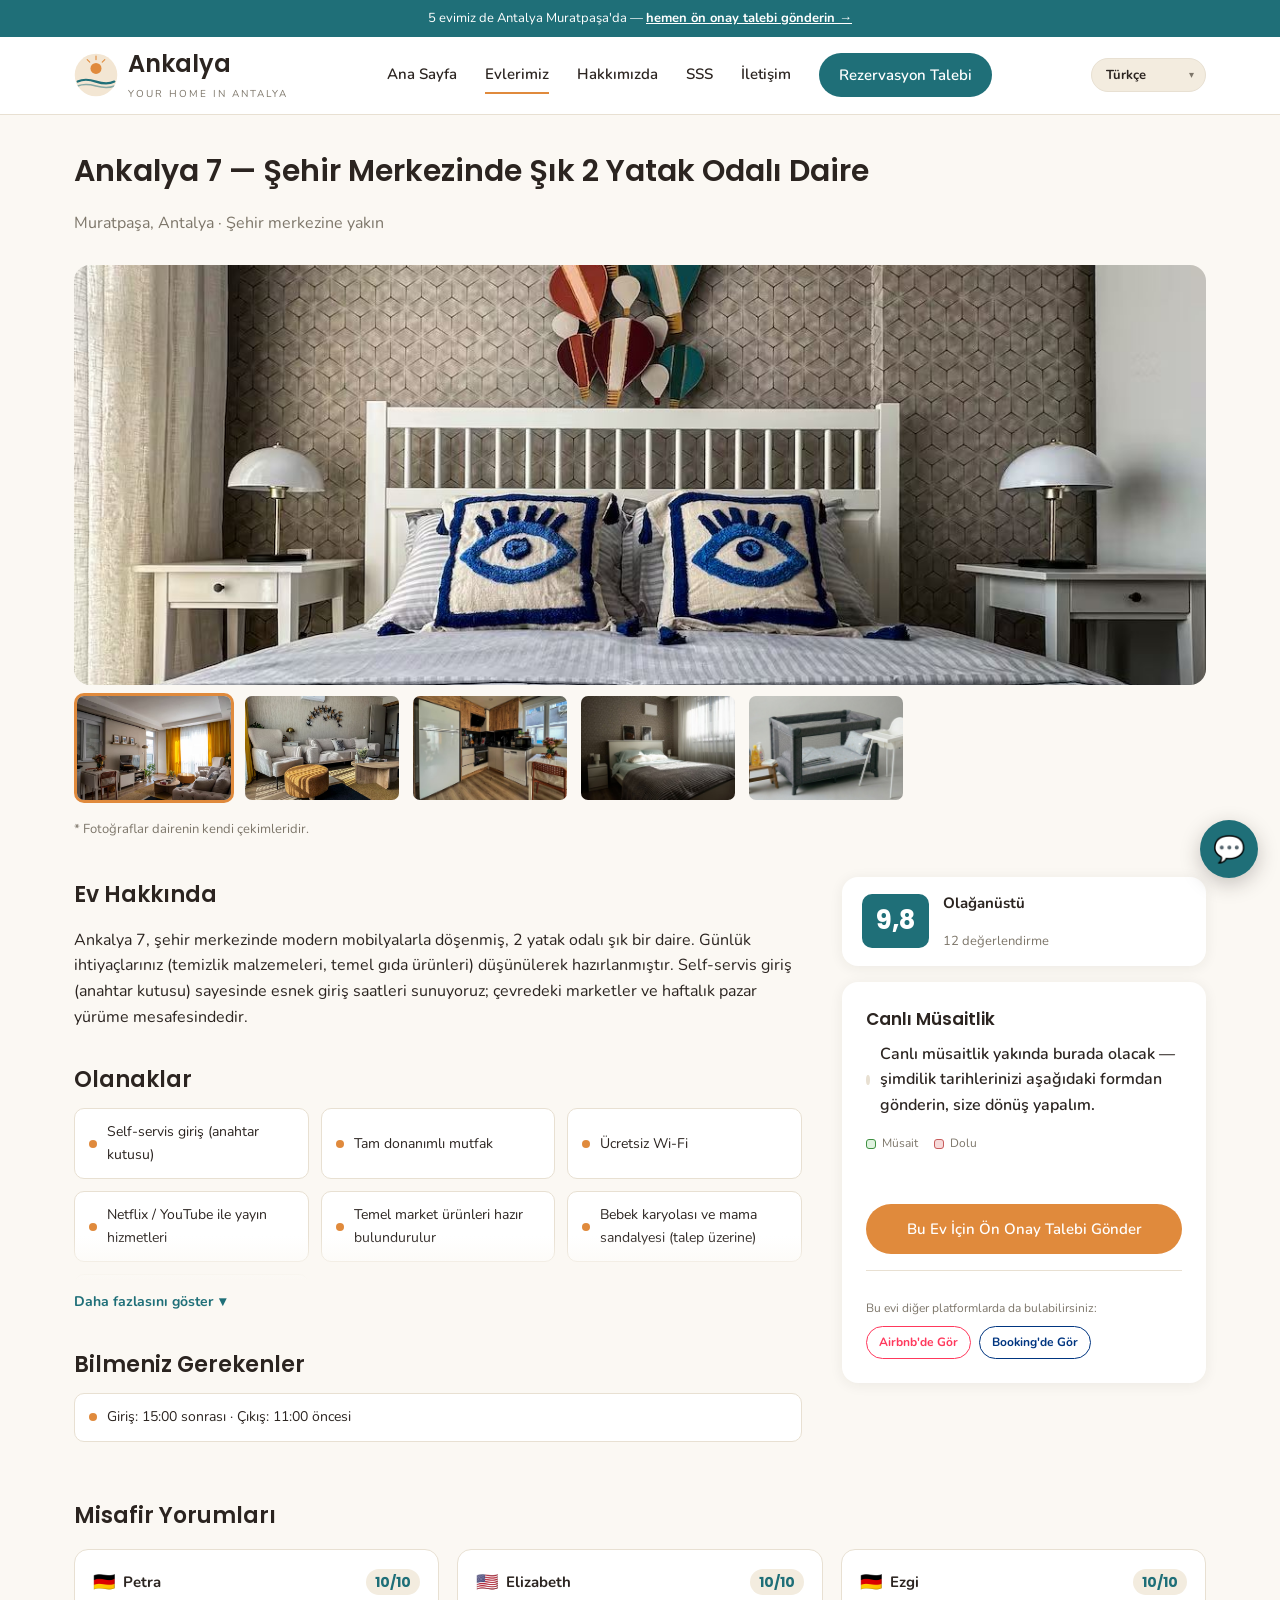
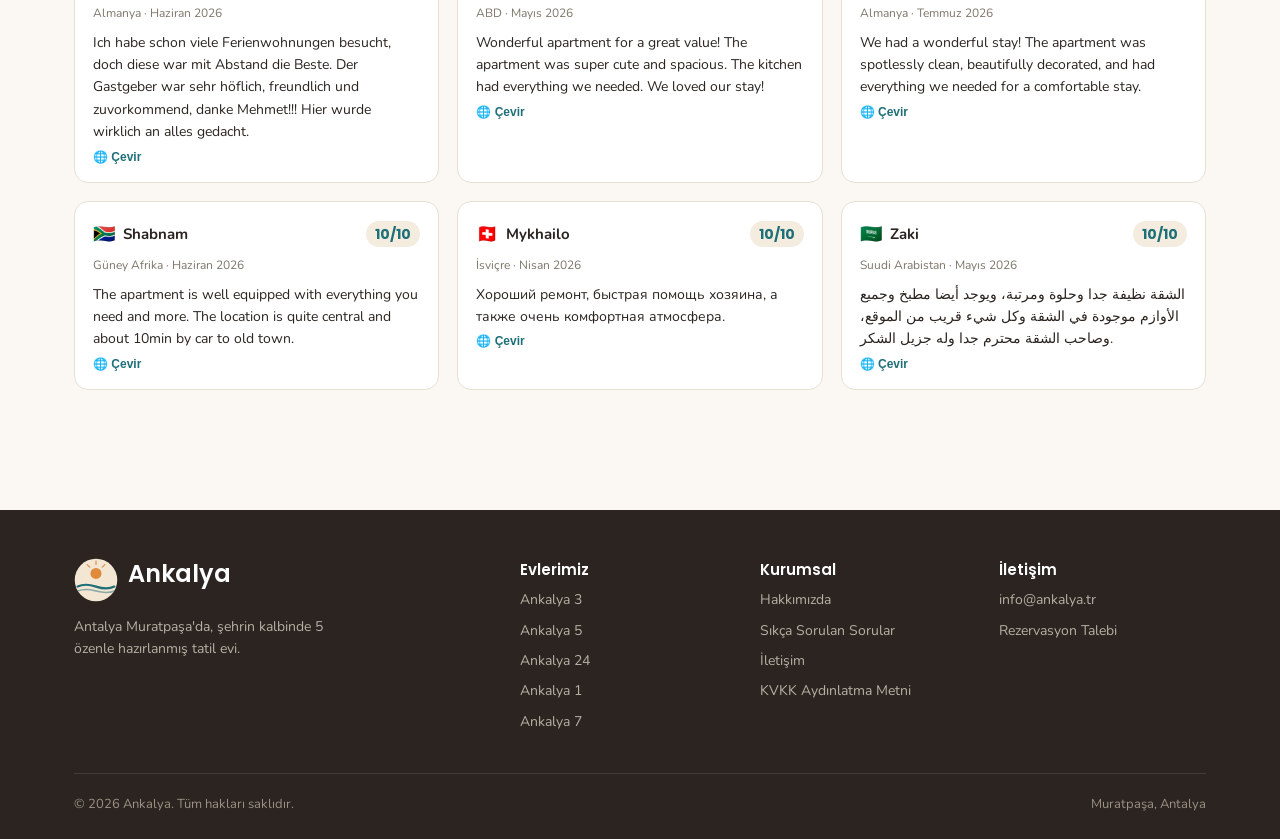
<file: evler/ankalya-7.html>
<!DOCTYPE html>
<html lang="tr">
<head>
<meta charset="UTF-8">
<meta name="viewport" content="width=device-width, initial-scale=1.0">
<title>Ankalya 7 | Muratpaşa, Antalya | Ankalya</title>
<meta name="description" content="Ankalya 7, Antalya Muratpaşa'da konforlu bir tatil evi. Canlı müsaitlik ve ön onaylı rezervasyon.">
<link rel="icon" href="../assets/img/logo-mark.svg" type="image/svg+xml">
<link rel="preconnect" href="https://fonts.googleapis.com">
<link href="https://fonts.googleapis.com/css2?family=Poppins:wght@500;600;700&family=Nunito:wght@400;600;700&display=swap" rel="stylesheet">
<link rel="stylesheet" href="../assets/css/style.css">
</head>
<body>

<header class="site-header">
  <div class="promo-bar"><span data-i18n="promo_bar">5 evimiz de Antalya Muratpaşa'da — </span> <a href="../rezervasyon.html"><span data-i18n="promo_cta">hemen ön onay talebi gönderin →</span></a></div>
  <div class="nav-row">
    <a href="../index.html" class="brand">
      <img src="../assets/img/logo-mark.svg" class="brand-mark" alt="Ankalya logosu">
      <div class="brand-text">
        <span class="logo-word">Ankalya</span>
        <span class="tagline">YOUR HOME IN ANTALYA</span>
      </div>
    </a>
    <nav class="nav-links">
      <a href="../index.html" data-i18n="nav_home">Ana Sayfa</a>
      <a href="../evlerimiz.html" class="active" data-i18n="nav_apartments">Evlerimiz</a>
      <a href="../hakkimizda.html" data-i18n="nav_about">Hakkımızda</a>
      <a href="../sss.html" data-i18n="nav_faq">SSS</a>
      <a href="../iletisim.html" data-i18n="nav_contact">İletişim</a>
      <a href="../rezervasyon.html" class="nav-cta" data-i18n="nav_book">Rezervasyon Talebi</a>
    </nav>
    <div class="lang-switch"><select id="lang-select" aria-label="Dil / Language"></select></div>
    <button class="nav-toggle" aria-label="Menü">☰</button>
  </div>
</header>

<section style="padding:32px 0 8px;">
  <div class="container">
    <h1 style="font-size:30px;margin-bottom:4px;">Ankalya 7 — Şehir Merkezinde Şık 2 Yatak Odalı Daire</h1>
    <p style="color:var(--gray);margin-bottom:20px;">Muratpaşa, Antalya · Şehir merkezine yakın</p>
  </div>
</section>

<section>
  <div class="container">
    <div class="gallery-hero">
      <a href="../assets/img/anka7/anka7-kapak.jpg" target="_blank">
        <img src="../assets/img/anka7/anka7-kapak.jpg" alt="Ankalya 7 - genel görünüm">
      </a>
    </div>
    <div class="gallery-scroll">
      <button type="button" class="thumb active" data-full="../assets/img/anka7/anka7-02.jpg"><img src="../assets/img/anka7/anka7-02.jpg" alt="Ankalya 7 - iç mekan"></button>
      <button type="button" class="thumb" data-full="../assets/img/anka7/anka7-03.jpg"><img src="../assets/img/anka7/anka7-03.jpg" alt="Ankalya 7 - iç mekan"></button>
      <button type="button" class="thumb" data-full="../assets/img/anka7/anka7-04.jpg"><img src="../assets/img/anka7/anka7-04.jpg" alt="Ankalya 7 - iç mekan"></button>
      <button type="button" class="thumb" data-full="../assets/img/anka7/anka7-05.jpg"><img src="../assets/img/anka7/anka7-05.jpg" alt="Ankalya 7 - iç mekan"></button>
      <button type="button" class="thumb" data-full="../assets/img/shared/bebek-yatak.jpg"><img src="../assets/img/shared/bebek-yatak.jpg" alt="Ankalya 7 - bebek karyolası ve mama sandalyesi"></button>
    </div>
    <p class="form-note" style="margin-top:8px;">* Fotoğraflar dairenin kendi çekimleridir.</p>
  </div>
</section>

<section class="section" style="padding-top:24px;">
  <div class="container" style="display:grid;grid-template-columns:2fr 1fr;gap:40px;align-items:start;">
  <div>
    <h2 style="font-size:22px;" data-i18n="section_about_home">Ev Hakkında</h2>
    <p>Ankalya 7, şehir merkezinde modern mobilyalarla döşenmiş, 2 yatak odalı şık bir daire. Günlük ihtiyaçlarınız (temizlik malzemeleri, temel gıda ürünleri) düşünülerek hazırlanmıştır. Self-servis giriş (anahtar kutusu) sayesinde esnek giriş saatleri sunuyoruz; çevredeki marketler ve haftalık pazar yürüme mesafesindedir.</p>

    <h2 style="font-size:22px;margin-top:32px;"><span data-i18n="section_amenities">Olanaklar</span></h2>
    <div class="amenity-wrap" id="amenities-wrap">
    <div class="amenity-grid">
      <div class="amenity-item"><span class="dot"></span> Self-servis giriş (anahtar kutusu)</div>
      <div class="amenity-item"><span class="dot"></span> Tam donanımlı mutfak</div>
      <div class="amenity-item"><span class="dot"></span> Ücretsiz Wi-Fi</div>
      <div class="amenity-item"><span class="dot"></span> Netflix / YouTube ile yayın hizmetleri</div>
      <div class="amenity-item"><span class="dot"></span> Temel market ürünleri hazır bulundurulur</div>
      <div class="amenity-item"><span class="dot"></span> Bebek karyolası ve mama sandalyesi (talep üzerine)</div>
      <div class="amenity-item"><span class="dot"></span> Şehir merkezine ve haftalık pazara yakın</div>
    </div>
    </div>
    <button class="amenity-toggle-btn" data-target="amenities-wrap"><span class="label">Daha fazlasını göster</span> <span class="chev">▾</span></button>

    <h2 style="font-size:22px;margin-top:32px;"><span data-i18n="section_know_before">Bilmeniz Gerekenler</span></h2>
    <div class="amenity-grid">
      <div class="amenity-item"><span class="dot"></span> Giriş: 15:00 sonrası · Çıkış: 11:00 öncesi</div>
    </div>
  </div>

  <aside>
    <div class="review-badge" onclick="document.getElementById('reviews-section').scrollIntoView({behavior:'smooth'})"><div class="rb-score">9,8</div><div class="rb-text"><strong>Olağanüstü</strong><br>12 değerlendirme</div></div>
    <div class="avail-card">
      <h3 style="font-size:17px;"><span data-i18n="section_availability">Canlı Müsaitlik</span></h3>
      <div id="avail-widget" data-apt="ankalya-7">
        <div class="avail-status"><span class="avail-dot loading"></span> <span data-i18n="loading">Yükleniyor...</span></div>
        <div id="avail-calendar"></div>
        <div class="avail-legend">
          <span><span class="sw sw-free"></span> <span data-i18n="legend_free">Müsait</span></span>
          <span><span class="sw sw-busy"></span> <span data-i18n="legend_busy">Dolu</span></span>
        </div>
        <div class="avail-selected"></div>
      </div>
      <a href="../rezervasyon.html?apt=ankalya-7" id="avail-cta" class="btn btn-primary" style="width:100%;text-align:center;margin-top:18px;"><span data-i18n="btn_send_request">Bu Ev İçin Ön Onay Talebi Gönder</span></a>
      <div class="ota-links">
        <p class="ota-label">Bu evi diğer platformlarda da bulabilirsiniz:</p>
        <div class="ota-buttons">
        <a href="https://www.airbnb.com.tr/rooms/1628826620492073998" target="_blank" rel="noopener" class="ota-btn ota-airbnb">Airbnb'de Gör</a>
        <a href="https://www.booking.com/hotel/tr/chic-2br-city-center-flat.tr.html" target="_blank" rel="noopener" class="ota-btn ota-booking">Booking'de Gör</a>
        </div>
      </div>

    </div>
  </aside>
  </div>
</section>


<section class="section" style="padding-top:0;" id="reviews-section">
  <div class="container">
    <h2 style="font-size:22px;margin-bottom:16px;"><span data-i18n="section_reviews">Misafir Yorumları</span></h2>
    <div class="review-grid">
      <div class="review-card">
        <div class="rhead">
          <div class="reviewer"><span class="flag">🇩🇪</span> Petra</div>
          <div class="rscore">10/10</div>
        </div>
        <div class="rmeta">Almanya · Haziran 2026</div>
        <div class="rtext">Ich habe schon viele Ferienwohnungen besucht, doch diese war mit Abstand die Beste. Der Gastgeber war sehr höflich, freundlich und zuvorkommend, danke Mehmet!!! Hier wurde wirklich an alles gedacht.</div>
      </div>
      <div class="review-card">
        <div class="rhead">
          <div class="reviewer"><span class="flag">🇺🇸</span> Elizabeth</div>
          <div class="rscore">10/10</div>
        </div>
        <div class="rmeta">ABD · Mayıs 2026</div>
        <div class="rtext">Wonderful apartment for a great value! The apartment was super cute and spacious. The kitchen had everything we needed. We loved our stay!</div>
      </div>
      <div class="review-card">
        <div class="rhead">
          <div class="reviewer"><span class="flag">🇩🇪</span> Ezgi</div>
          <div class="rscore">10/10</div>
        </div>
        <div class="rmeta">Almanya · Temmuz 2026</div>
        <div class="rtext">We had a wonderful stay! The apartment was spotlessly clean, beautifully decorated, and had everything we needed for a comfortable stay.</div>
      </div>
      <div class="review-card">
        <div class="rhead">
          <div class="reviewer"><span class="flag">🇿🇦</span> Shabnam</div>
          <div class="rscore">10/10</div>
        </div>
        <div class="rmeta">Güney Afrika · Haziran 2026</div>
        <div class="rtext">The apartment is well equipped with everything you need and more. The location is quite central and about 10min by car to old town.</div>
      </div>
      <div class="review-card">
        <div class="rhead">
          <div class="reviewer"><span class="flag">🇨🇭</span> Mykhailo</div>
          <div class="rscore">10/10</div>
        </div>
        <div class="rmeta">İsviçre · Nisan 2026</div>
        <div class="rtext">Хороший ремонт, быстрая помощь хозяина, а также очень комфортная атмосфера.</div>
      </div>
      <div class="review-card">
        <div class="rhead">
          <div class="reviewer"><span class="flag">🇸🇦</span> Zaki</div>
          <div class="rscore">10/10</div>
        </div>
        <div class="rmeta">Suudi Arabistan · Mayıs 2026</div>
        <div class="rtext">الشقة نظيفة جدا وحلوة ومرتبة، ويوجد أيضا مطبخ وجميع الأوازم موجودة في الشقة وكل شيء قريب من الموقع، وصاحب الشقة محترم جدا وله جزيل الشكر.</div>
      </div>
    </div>
  </div>
</section>

<footer class="site-footer">
  <div class="container">
    <div class="footer-grid">
      <div>
        <div class="brand" style="margin-bottom:14px;">
          <img src="../assets/img/logo-mark.svg" class="brand-mark" alt="Ankalya logosu">
          <div class="brand-text"><span class="logo-word" style="color:#fff;">Ankalya</span></div>
        </div>
        <p style="color:#b7b0a4;font-size:14px;max-width:280px;" data-i18n="footer_desc">Antalya Muratpaşa'da, şehrin kalbinde 5 özenle hazırlanmış tatil evi.</p>
      </div>
      <div>
        <h4 data-i18n="footer_apartments">Evlerimiz</h4>
        <a href="ankalya-3.html">Ankalya 3</a>
        <a href="ankalya-5.html">Ankalya 5</a>
        <a href="ankalya-24.html">Ankalya 24</a>
        <a href="ankalya-1.html">Ankalya 1</a>
        <a href="ankalya-7.html">Ankalya 7</a>
      </div>
      <div>
        <h4 data-i18n="footer_corporate">Kurumsal</h4>
        <a href="../hakkimizda.html" data-i18n="nav_about">Hakkımızda</a>
        <a href="../sss.html">Sıkça Sorulan Sorular</a>
        <a href="../iletisim.html" data-i18n="nav_contact">İletişim</a>
        <a href="../gizlilik.html">KVKK Aydınlatma Metni</a>
      </div>
      <div>
        <h4 data-i18n="footer_contact">İletişim</h4>
        <a href="mailto:info@ankalya.tr">info@ankalya.tr</a>
        <a href="../rezervasyon.html" data-i18n="nav_book">Rezervasyon Talebi</a>
      </div>
    </div>
    <div class="footer-bottom">
      <span data-i18n="footer_copyright">&copy; 2026 Ankalya. Tüm hakları saklıdır.</span>
      <span>Muratpaşa, Antalya</span>
    </div>
  </div>
</footer>

<script src="../assets/js/i18n.js"></script>
<script src="../assets/js/main.js"></script>
</body>
</html>
</file>
<file: assets/css/style.css>
/* Ankalya marka renkleri ve tipografi */
:root {
  --cream: #fbf8f3;
  --cream-dark: #f3ecdf;
  --charcoal: #2b2420;
  --orange: #e08a3c;
  --orange-dark: #c96f28;
  --teal: #1f6f78;
  --teal-dark: #17555c;
  --gold: #d4a24c;
  --gray: #7d766a;
  --gray-light: #e8e0d2;
  --white: #ffffff;
}

* { box-sizing: border-box; }

body {
  margin: 0;
  font-family: 'Nunito', 'Poppins', Verdana, sans-serif;
  color: var(--charcoal);
  background: var(--cream);
  line-height: 1.6;
}

h1, h2, h3, h4, .logo-word {
  font-family: 'Poppins', 'Nunito', Verdana, sans-serif;
  font-weight: 600;
  margin: 0 0 0.5em 0;
}

a { color: inherit; text-decoration: none; }
img { max-width: 100%; display: block; }

.container {
  max-width: 1180px;
  margin: 0 auto;
  padding: 0 24px;
}

/* ---------- Header / Nav ---------- */
.site-header {
  background: var(--white);
  border-bottom: 1px solid var(--gray-light);
  position: sticky;
  top: 0;
  z-index: 50;
}
.nav-row {
  display: flex;
  align-items: center;
  justify-content: space-between;
  padding: 14px 24px;
  max-width: 1180px;
  margin: 0 auto;
}
.brand {
  display: flex;
  align-items: center;
  gap: 10px;
}
.brand-mark { width: 44px; height: 44px; flex-shrink: 0; }
.brand-text { display: flex; flex-direction: column; line-height: 1.1; }
.brand-text .logo-word { font-size: 24px; color: var(--charcoal); }
.brand-text .tagline { font-size: 10px; letter-spacing: 2px; color: var(--gray); font-weight: 400; }

.nav-links {
  display: flex;
  gap: 28px;
  align-items: center;
  font-weight: 600;
  font-size: 15px;
}
.nav-links a { padding: 6px 0; border-bottom: 2px solid transparent; }
.nav-links a:hover, .nav-links a.active { border-bottom-color: var(--orange); }
.nav-cta {
  background: var(--teal);
  color: var(--white) !important;
  padding: 10px 20px !important;
  border-radius: 999px;
  border-bottom: none !important;
}
.nav-cta:hover { background: var(--teal-dark); border-bottom: none !important; }

.nav-toggle { display: none; background: none; border: none; font-size: 26px; cursor: pointer; color: var(--charcoal); }

@media (max-width: 860px) {
  .nav-links {
    display: none;
    position: absolute;
    top: 100%; left: 0; right: 0;
    background: var(--white);
    flex-direction: column;
    align-items: flex-start;
    padding: 16px 24px 24px;
    border-bottom: 1px solid var(--gray-light);
    gap: 16px;
  }
  .nav-links.open { display: flex; }
  .nav-toggle { display: block; }
}

/* ---------- Hero ---------- */
.hero {
  background: linear-gradient(180deg, var(--cream-dark), var(--cream));
  padding: 64px 0 56px;
  text-align: center;
}
.hero h1 { font-size: 40px; color: var(--charcoal); }
.hero p.lead { font-size: 18px; color: var(--gray); max-width: 640px; margin: 0 auto 28px; }
.btn {
  display: inline-block;
  padding: 13px 28px;
  border-radius: 999px;
  font-weight: 600;
  font-size: 15px;
}
.btn-primary { background: var(--orange); color: var(--white); }
.btn-primary:hover { background: var(--orange-dark); }
.btn-outline { background: transparent; color: var(--teal); border: 2px solid var(--teal); }
.btn-outline:hover { background: var(--teal); color: var(--white); }
.hero-ctas { display: flex; gap: 16px; justify-content: center; flex-wrap: wrap; }

/* ---------- Cards / Grid ---------- */
.section { padding: 56px 0; }
.section-title { text-align: center; margin-bottom: 8px; font-size: 30px; }
.section-sub { text-align: center; color: var(--gray); margin-bottom: 40px; max-width: 620px; margin-left: auto; margin-right: auto; }

.apt-grid {
  display: grid;
  grid-template-columns: repeat(auto-fit, minmax(270px, 1fr));
  gap: 28px;
}
.apt-card {
  background: var(--white);
  border-radius: 16px;
  overflow: hidden;
  box-shadow: 0 2px 14px rgba(43,36,32,0.07);
  transition: transform .2s, box-shadow .2s;
}
.apt-card:hover { transform: translateY(-4px); box-shadow: 0 10px 28px rgba(43,36,32,0.12); }
.apt-card .img-wrap { aspect-ratio: 4/3; background: var(--gray-light); overflow: hidden; position: relative; }
.apt-card .img-wrap img { width: 100%; height: 100%; object-fit: cover; }
.apt-card .badge {
  position: absolute; top: 12px; left: 12px;
  background: rgba(255,255,255,0.92); color: var(--teal);
  font-size: 12px; font-weight: 700; padding: 4px 10px; border-radius: 999px;
}
.apt-card .body { padding: 20px; }
.apt-card h3 { font-size: 20px; margin-bottom: 4px; }
.apt-card .meta { color: var(--gray); font-size: 14px; margin-bottom: 14px; }
.apt-card .tags { display: flex; gap: 8px; flex-wrap: wrap; margin-bottom: 16px; }
.tag { background: var(--cream-dark); color: var(--charcoal); font-size: 12px; padding: 4px 10px; border-radius: 999px; }

/* ---------- Amenities ---------- */
.amenity-grid {
  display: grid;
  grid-template-columns: repeat(auto-fit, minmax(200px, 1fr));
  gap: 12px;
}
.amenity-item {
  display: flex; align-items: center; gap: 10px;
  background: var(--white); border: 1px solid var(--gray-light);
  border-radius: 10px; padding: 12px 14px; font-size: 14px;
}
.amenity-item .dot { width: 8px; height: 8px; border-radius: 50%; background: var(--orange); flex-shrink: 0; }

/* ---------- Gallery ---------- */
.gallery-grid {
  display: grid;
  grid-template-columns: repeat(4, 1fr);
  grid-auto-rows: 160px;
  gap: 8px;
}
.gallery-grid img { width: 100%; height: 100%; object-fit: cover; border-radius: 10px; }
.gallery-grid a:first-child img { }
@media (max-width: 700px) { .gallery-grid { grid-template-columns: repeat(2, 1fr); } }

/* Buyuk (tiklaninca degisen) kapak foto + altinda tek satir kucuk foto seridi */
.gallery-hero { border-radius: 16px; overflow: hidden; margin-bottom: 8px; }
.gallery-hero img { width: 100%; height: 420px; object-fit: cover; display: block; transition: opacity .15s; }
.gallery-scroll {
  display: flex;
  gap: 8px;
  overflow-x: auto;
  padding-bottom: 8px;
  scroll-snap-type: x proximity;
}
.gallery-scroll .thumb {
  flex: 0 0 auto; width: 160px; height: 110px; border-radius: 10px; overflow: hidden;
  cursor: pointer; scroll-snap-align: start; border: 3px solid transparent; padding: 0;
  background: none; display: block;
}
.gallery-scroll .thumb img { width: 100%; height: 100%; object-fit: cover; display: block; }
.gallery-scroll .thumb.active { border-color: var(--orange); }
.gallery-scroll::-webkit-scrollbar { height: 8px; }
.gallery-scroll::-webkit-scrollbar-track { background: var(--cream-dark); border-radius: 4px; }
.gallery-scroll::-webkit-scrollbar-thumb { background: var(--gold); border-radius: 4px; }
@media (max-width: 700px) {
  .gallery-hero img { height: 240px; }
  .gallery-scroll .thumb { width: 120px; height: 84px; }
}

/* ---------- Availability widget (Airbnb tarzı takvim) ---------- */
.avail-card {
  background: var(--white); border-radius: 16px; padding: 24px;
  box-shadow: 0 2px 14px rgba(43,36,32,0.07);
}
.avail-status { display: flex; align-items: center; gap: 10px; margin-bottom: 16px; font-weight: 600; }
.avail-dot { width: 10px; height: 10px; border-radius: 50%; background: var(--gray-light); }
.avail-dot.ok { background: #3f9142; }
.avail-dot.loading { background: var(--gold); }
#avail-calendar { font-size: 13px; color: var(--gray); }
.avail-legend { display: flex; gap: 16px; margin-top: 12px; font-size: 12px; color: var(--gray); }
.avail-legend span { display: flex; align-items: center; gap: 6px; }
.avail-legend .sw { width: 10px; height: 10px; border-radius: 3px; }
.sw-free { background: #dff2df; border: 1px solid #3f9142; }
.sw-busy { background: #f6d9d9; border: 1px solid #c85c5c; }

.avail-cal-nav { display: flex; align-items: center; justify-content: space-between; margin-bottom: 8px; }
.avail-cal-nav button {
  border: 1px solid var(--gray-light); background: var(--white); width: 28px; height: 28px;
  border-radius: 50%; cursor: pointer; font-size: 14px; color: var(--charcoal); line-height: 1; padding: 0;
}
.avail-cal-nav button:disabled { opacity: .3; cursor: default; }
.avail-months { display: grid; grid-template-columns: 1fr 1fr; gap: 18px; }
.avail-month-title { text-align: center; font-weight: 700; font-size: 12px; margin-bottom: 8px; text-transform: capitalize; }
.avail-weekdays, .avail-days { display: grid; grid-template-columns: repeat(7, 1fr); }
.avail-weekdays span { text-align: center; font-size: 10px; color: var(--gray); padding-bottom: 4px; }
.avail-day {
  position: relative; text-align: center; font-size: 12px; padding: 6px 0; cursor: pointer;
  border-radius: 50%; color: var(--charcoal);
}
.avail-day.empty { cursor: default; }
.avail-day.past, .avail-day.busy { color: var(--gray-light); text-decoration: line-through; cursor: default; }
.avail-day:not(.past):not(.busy):not(.empty):hover { background: var(--cream-dark); }
.avail-day.in-range { background: var(--cream-dark); border-radius: 0; }
.avail-day.range-start, .avail-day.range-end { background: var(--orange); color: var(--white); font-weight: 700; }
.avail-day.range-start { border-radius: 50% 0 0 50%; }
.avail-day.range-end { border-radius: 0 50% 50% 0; }
.avail-day.range-start.range-end { border-radius: 50%; }
.avail-selected { font-size: 13px; margin: 14px 0 0; color: var(--charcoal); min-height: 18px; }
.avail-selected strong { color: var(--orange-dark); }

@media (max-width: 700px) {
  .avail-months { grid-template-columns: 1fr; }
}

/* ---------- Form ---------- */
.form-card {
  background: var(--white); border-radius: 16px; padding: 32px;
  box-shadow: 0 2px 14px rgba(43,36,32,0.07);
  max-width: 640px; margin: 0 auto;
}
.form-row { margin-bottom: 18px; }
.form-row label { display: block; font-weight: 600; margin-bottom: 6px; font-size: 14px; }
.form-row input, .form-row select, .form-row textarea {
  width: 100%; padding: 11px 14px; border: 1px solid var(--gray-light);
  border-radius: 10px; font-size: 15px; font-family: inherit; background: var(--cream);
}
.form-row.two-col { display: grid; grid-template-columns: 1fr 1fr; gap: 16px; }
.form-note { font-size: 13px; color: var(--gray); margin-top: 10px; }
#form-msg { margin-top: 14px; font-size: 14px; font-weight: 600; }
#form-msg.ok { color: #2f7d33; }
#form-msg.err { color: #b6392f; }

/* ---------- Footer ---------- */
.site-footer {
  background: var(--charcoal); color: #d8d2c8; padding: 48px 0 24px; margin-top: 64px;
}
.footer-grid {
  display: grid; grid-template-columns: 2fr 1fr 1fr 1fr; gap: 32px; margin-bottom: 32px;
}
.footer-grid h4 { color: var(--white); font-size: 15px; }
.footer-grid a { display: block; color: #b7b0a4; font-size: 14px; margin-bottom: 8px; }
.footer-grid a:hover { color: var(--orange); }
.footer-bottom {
  border-top: 1px solid #453d35; padding-top: 20px; font-size: 13px; color: #9a9284;
  display: flex; justify-content: space-between; flex-wrap: wrap; gap: 10px;
}
@media (max-width: 700px) { .footer-grid { grid-template-columns: 1fr 1fr; } }

/* ---------- Ust bant (usta banner) ---------- */
.promo-bar {
  background: var(--teal); color: var(--white); text-align: center;
  font-size: 13px; padding: 8px 16px;
}
.promo-bar a { text-decoration: underline; font-weight: 700; }

/* ---------- Placeholder icerik uyarisi (sadece gelistirme asamasinda) ---------- */
.wip-note {
  background: #fff7e6; border: 1px dashed var(--gold); color: #8a6d1f;
  padding: 10px 16px; border-radius: 10px; font-size: 13px; margin-bottom: 20px;
}

/* ---------- SSS accordion ---------- */
.faq-item { border-bottom: 1px solid var(--gray-light); padding: 18px 0; }
.faq-q { display: flex; justify-content: space-between; align-items: center; cursor: pointer; font-weight: 600; font-size: 16px; }
.faq-a { max-height: 0; overflow: hidden; transition: max-height .25s ease; color: var(--gray); font-size: 15px; }
.faq-item.open .faq-a { max-height: 400px; margin-top: 10px; }
.faq-q .chevron { transition: transform .2s; }
.faq-item.open .chevron { transform: rotate(180deg); }

/* ---------- Misafir yorumlari ---------- */
.review-badge {
  display: flex; align-items: center; gap: 14px; background: var(--white);
  border-radius: 16px; padding: 16px 20px; margin-bottom: 16px;
  box-shadow: 0 2px 14px rgba(43,36,32,0.07); cursor: pointer; transition: box-shadow .2s;
}
.review-badge:hover { box-shadow: 0 8px 22px rgba(43,36,32,0.13); }
.review-badge .rb-score {
  font-family: 'Poppins', sans-serif; font-size: 26px; font-weight: 700; color: var(--white);
  background: var(--teal); border-radius: 10px; padding: 6px 14px; flex-shrink: 0;
}
.review-badge .rb-text { font-size: 13px; color: var(--gray); line-height: 1.4; }
.review-badge .rb-text strong { display: block; color: var(--charcoal); font-size: 15px; }

.review-grid {
  display: grid; grid-template-columns: repeat(auto-fill, minmax(280px, 1fr)); gap: 18px;
}
.review-card {
  background: var(--white); border: 1px solid var(--gray-light); border-radius: 14px;
  padding: 18px; display: flex; flex-direction: column; gap: 8px;
}
.review-card .rhead { display: flex; align-items: center; justify-content: space-between; }
.review-card .reviewer { display: flex; align-items: center; gap: 8px; font-weight: 700; font-size: 15px; }
.review-card .flag { font-size: 18px; }
.review-card .rmeta { font-size: 12px; color: var(--gray); }
.review-card .rscore { font-family: 'Poppins', sans-serif; font-weight: 700; color: var(--teal); font-size: 14px; background: var(--cream-dark); padding: 2px 9px; border-radius: 999px; }
.review-card .rtext { font-size: 14px; color: var(--charcoal); line-height: 1.6; }
.review-more { text-align: center; margin-top: 18px; }

.review-translate-btn {
  align-self: flex-start; border: none; background: none; color: var(--teal);
  font-size: 12px; font-weight: 700; cursor: pointer; padding: 0; margin-top: -2px;
}
.review-translate-btn:hover { text-decoration: underline; }
.review-translate-btn:disabled { color: var(--gray); cursor: default; }
.review-translated {
  font-size: 13px; color: var(--gray); line-height: 1.5; font-style: italic;
  border-left: 3px solid var(--teal); padding-left: 10px;
}
.review-translated.review-translate-error { border-left-color: #c85c5c; color: #c85c5c; font-style: normal; }

/* ---------- Olanaklar: acilir/kapanir ---------- */
.amenity-wrap { max-height: 172px; overflow: hidden; position: relative; transition: max-height .3s ease; }
.amenity-wrap.expanded { max-height: 1000px; }
.amenity-wrap:not(.expanded)::after {
  content: ""; position: absolute; bottom: 0; left: 0; right: 0; height: 44px;
  background: linear-gradient(to bottom, rgba(251,248,243,0), var(--cream));
}
.amenity-toggle-btn {
  display: inline-flex; align-items: center; gap: 6px; background: none; border: none;
  color: var(--teal); font-weight: 700; font-size: 14px; font-family: inherit;
  cursor: pointer; margin-top: 12px; padding: 0;
}
.amenity-toggle-btn .chev { transition: transform .2s; display: inline-block; }
.amenity-toggle-btn.open .chev { transform: rotate(180deg); }

/* ---------- Dil secici ---------- */
.lang-switch { position: relative; }
.lang-switch select {
  appearance: none; background: var(--cream-dark); border: 1px solid var(--gray-light);
  border-radius: 999px; padding: 7px 30px 7px 14px; font-size: 13px; font-weight: 700;
  color: var(--charcoal); cursor: pointer; font-family: inherit;
}
.lang-switch::after {
  content: "▾"; position: absolute; right: 12px; top: 50%; transform: translateY(-50%);
  font-size: 10px; color: var(--gray); pointer-events: none;
}

/* ---------- Diger platformlarda gor (ikincil, dusuk vurgu) ---------- */
.ota-links { margin-top: 16px; padding-top: 16px; border-top: 1px solid var(--gray-light); }
.ota-label { font-size: 12px; color: var(--gray); margin-bottom: 8px; }
.ota-buttons { display: flex; flex-wrap: wrap; gap: 8px; }
.ota-btn {
  font-size: 12px; font-weight: 700; padding: 6px 12px; border-radius: 999px;
  border: 1.5px solid; transition: background .15s, color .15s;
}
.ota-btn.ota-airbnb { color: #FF385C; border-color: #FF385C; }
.ota-btn.ota-airbnb:hover { background: #FF385C; color: var(--white); }
.ota-btn.ota-booking { color: #003580; border-color: #003580; }
.ota-btn.ota-booking:hover { background: #003580; color: var(--white); }
.ota-btn.ota-trip { color: #287DFA; border-color: #287DFA; }
.ota-btn.ota-trip:hover { background: #287DFA; color: var(--white); }

/* ---------- Chatbot (yer tutucu widget) ---------- */
.chat-bubble {
  position: fixed; right: 22px; bottom: 22px; z-index: 90;
  width: 58px; height: 58px; border-radius: 50%;
  background: var(--teal); color: var(--white); border: none;
  font-size: 26px; cursor: pointer;
  box-shadow: 0 6px 20px rgba(43,36,32,0.25);
  display: flex; align-items: center; justify-content: center;
  transition: transform .15s, background .15s;
}
.chat-bubble:hover { background: var(--teal-dark); transform: scale(1.06); }
.chat-bubble.open { transform: scale(0.94); }

.chat-panel {
  position: fixed; right: 22px; bottom: 92px; z-index: 90;
  width: 340px; max-width: calc(100vw - 32px);
  max-height: min(480px, 70vh);
  background: var(--white); border-radius: 16px;
  box-shadow: 0 12px 40px rgba(43,36,32,0.22);
  display: flex; flex-direction: column; overflow: hidden;
  opacity: 0; visibility: hidden; transform: translateY(12px);
  transition: opacity .18s, transform .18s, visibility .18s;
}
.chat-panel.open { opacity: 1; visibility: visible; transform: translateY(0); }

.chat-panel-header {
  background: var(--teal); color: var(--white);
  padding: 14px 16px; font-weight: 700; font-size: 15px;
  display: flex; align-items: center; justify-content: space-between; flex-shrink: 0;
}
.chat-close { background: none; border: none; color: var(--white); font-size: 16px; cursor: pointer; opacity: .85; }
.chat-close:hover { opacity: 1; }

.chat-log { padding: 16px; overflow-y: auto; flex: 1; display: flex; flex-direction: column; gap: 10px; }
.chat-bubble-msg { max-width: 88%; padding: 10px 13px; border-radius: 14px; font-size: 13.5px; line-height: 1.45; }
.chat-bubble-msg.bot { background: var(--cream-dark); color: var(--charcoal); align-self: flex-start; border-bottom-left-radius: 4px; }
.chat-bubble-msg.user { background: var(--teal); color: var(--white); align-self: flex-end; border-bottom-right-radius: 4px; }

.chat-quick-replies { display: flex; flex-direction: column; gap: 8px; padding: 0 16px 12px; flex-shrink: 0; }
.chat-chip {
  text-align: left; background: var(--white); border: 1.5px solid var(--gray-light);
  color: var(--charcoal); border-radius: 10px; padding: 9px 12px; font-size: 13px;
  cursor: pointer; transition: border-color .15s, background .15s;
}
.chat-chip:hover { border-color: var(--teal); background: var(--cream); }

.chat-faq-link {
  display: block; text-align: center; font-size: 12.5px; font-weight: 700;
  color: var(--teal); padding: 12px 16px; border-top: 1px solid var(--gray-light); flex-shrink: 0;
}
.chat-faq-link:hover { color: var(--teal-dark); }

@media (max-width: 480px) {
  .chat-panel { right: 16px; left: 16px; width: auto; bottom: 86px; }
  .chat-bubble { right: 16px; bottom: 16px; }
}

/* ---------- Rezervasyon sayfasi: musaitlik arama ---------- */
.search-card { margin-bottom: 0; }
.search-card-title { font-size: 20px; margin-bottom: 4px; }
.search-card-sub { color: var(--gray); font-size: 14px; margin-bottom: 18px; }
.search-row {
  display: grid; grid-template-columns: 1.6fr 0.8fr auto; gap: 14px; align-items: end;
}
.search-btn-wrap .btn { width: 100%; white-space: nowrap; }
.search-status { margin-top: 12px; font-size: 14px; }
.search-status.err { color: #c0392b; }
@media (max-width: 760px) {
  .search-row { grid-template-columns: 1fr; }
  .search-btn-wrap { grid-column: 1 / -1; }
}

.date-field { position: relative; }
.date-range-btn {
  width: 100%; text-align: left; padding: 11px 14px; border: 1px solid var(--gray-light);
  border-radius: 10px; background: var(--cream-dark); font-family: inherit; font-size: 14px;
  color: var(--charcoal); cursor: pointer;
}
.date-range-btn:hover { border-color: var(--teal); }
.date-range-popover {
  display: none; position: absolute; top: calc(100% + 8px); left: 0; z-index: 40;
  background: var(--white); border-radius: 14px; padding: 16px 18px;
  box-shadow: 0 12px 32px rgba(43,36,32,0.18); width: 520px; max-width: calc(100vw - 48px);
}
.date-range-popover.open { display: block; }
@media (max-width: 600px) {
  .date-range-popover { width: calc(100vw - 48px); }
  .date-range-popover .avail-months { grid-template-columns: 1fr; }
}

.search-results-hint, .search-all-busy { text-align: center; color: var(--gray); margin: 24px 0 20px; font-size: 15px; }
.search-all-busy { color: var(--charcoal); font-weight: 600; }
.search-results-grid { margin-top: 4px; }
.search-result-card.is-busy { opacity: .6; }
.apt-card .avail-badge { top: 12px; right: 12px; left: auto; }
.apt-card .avail-badge.free { background: #1f6f78; color: var(--white); }
.apt-card .avail-badge.busy { background: var(--gray); color: var(--white); }
.search-result-actions { display: flex; gap: 8px; }
.search-result-actions .btn { flex: 1; text-align: center; padding: 10px 12px; font-size: 13.5px; }
.search-result-actions .choose-apt-btn[disabled] { opacity: .5; cursor: not-allowed; }
</file>
